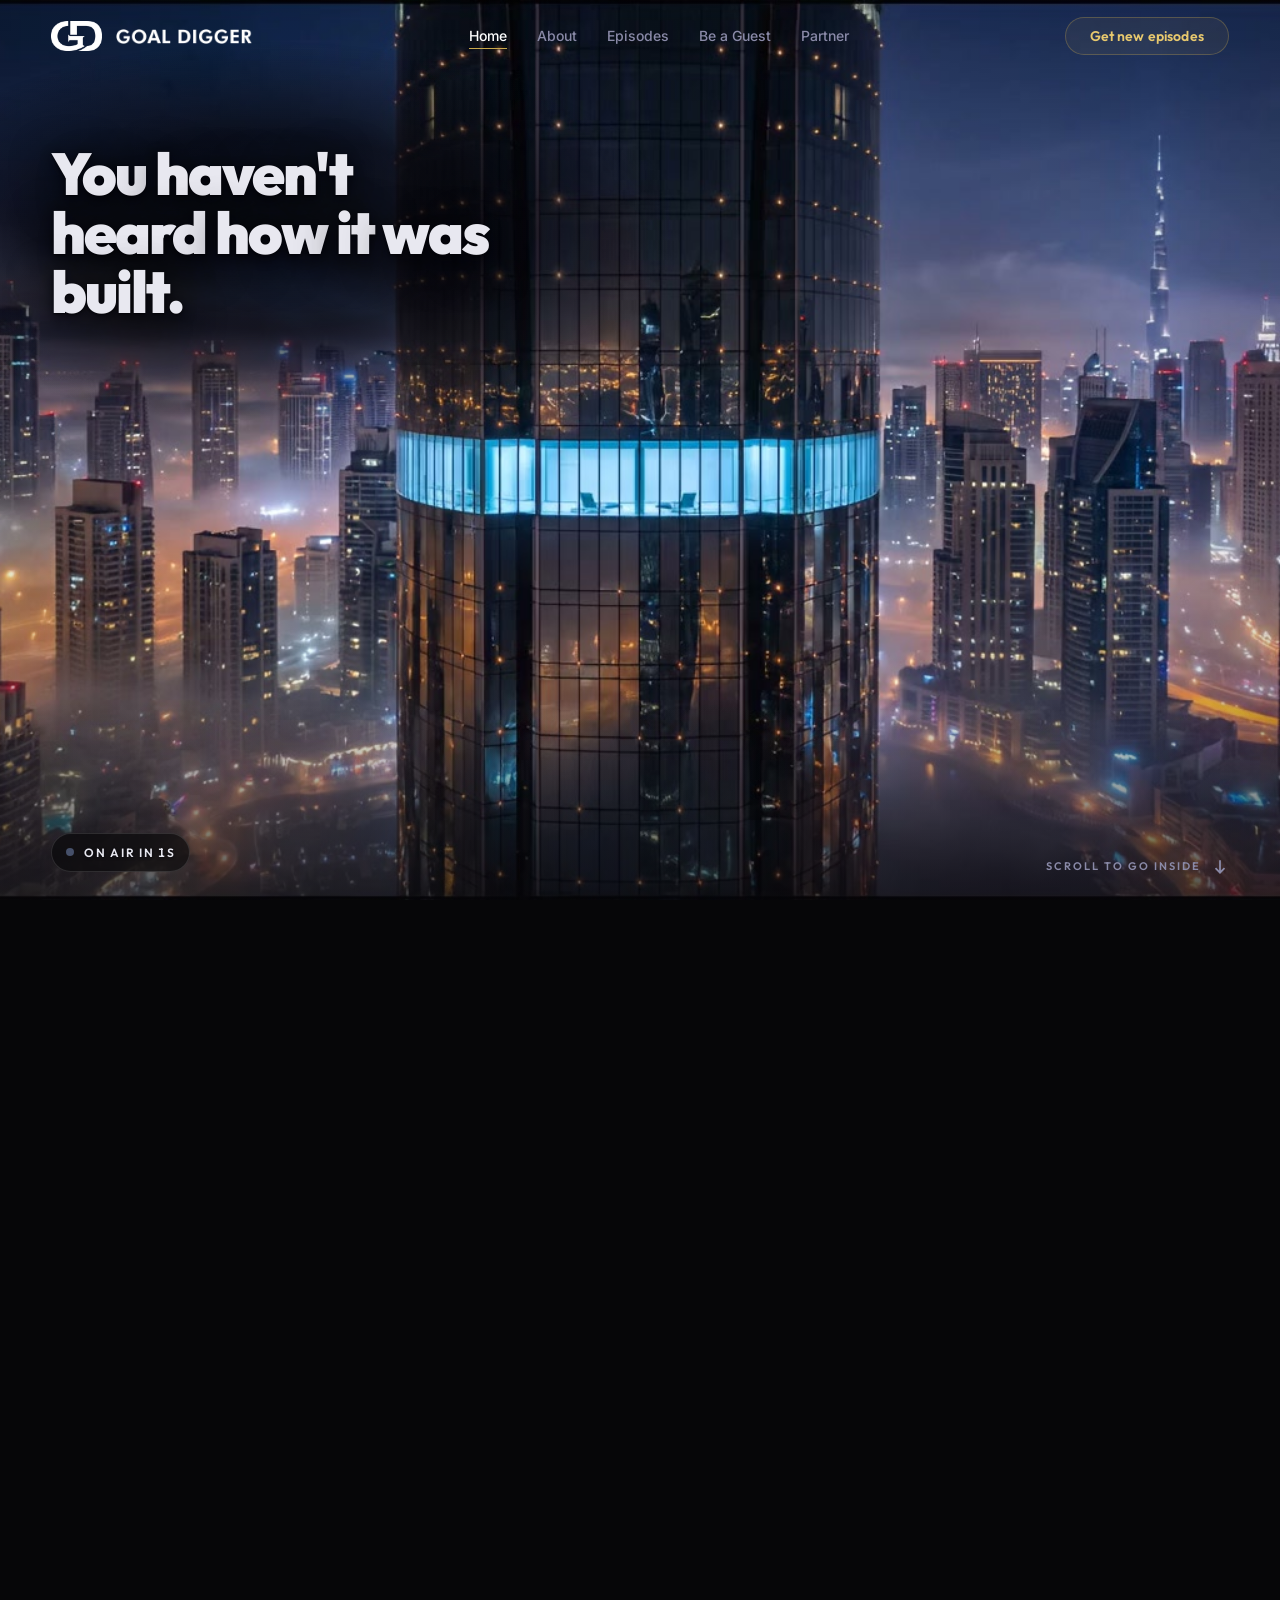
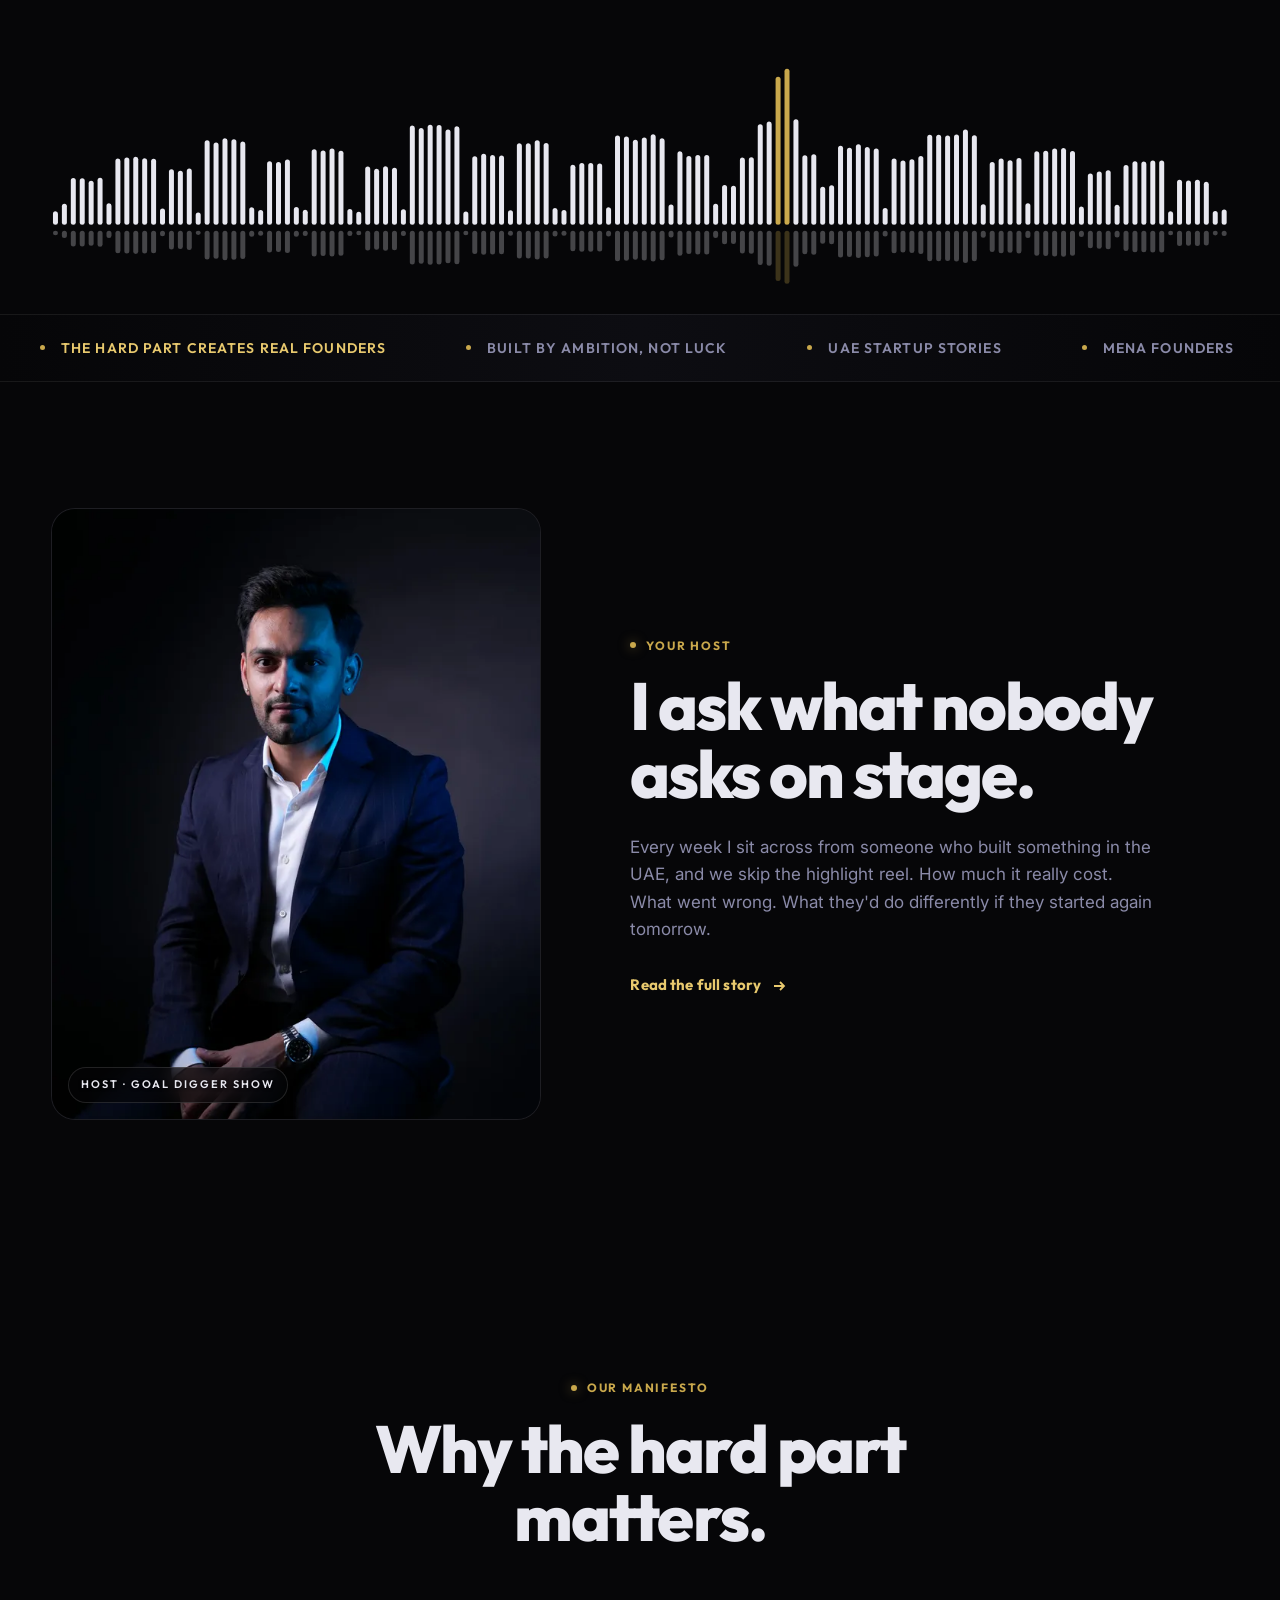
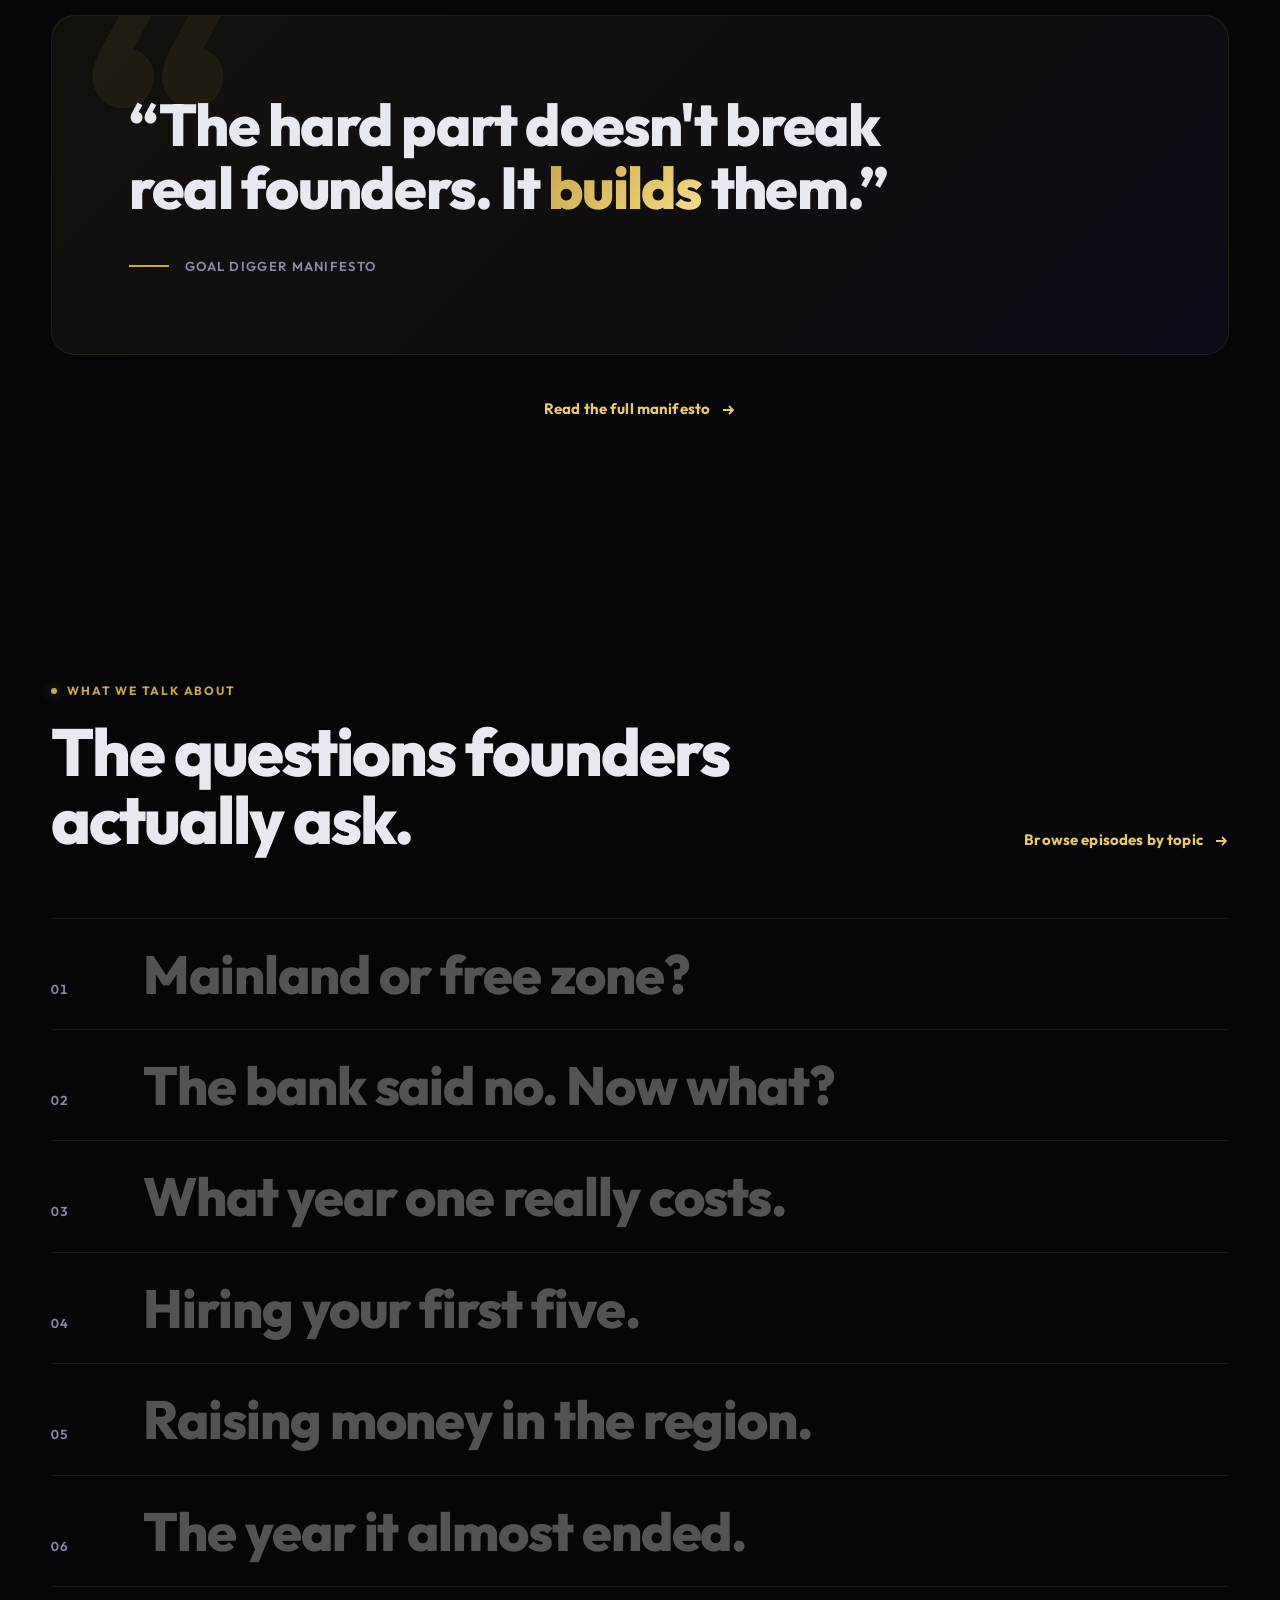
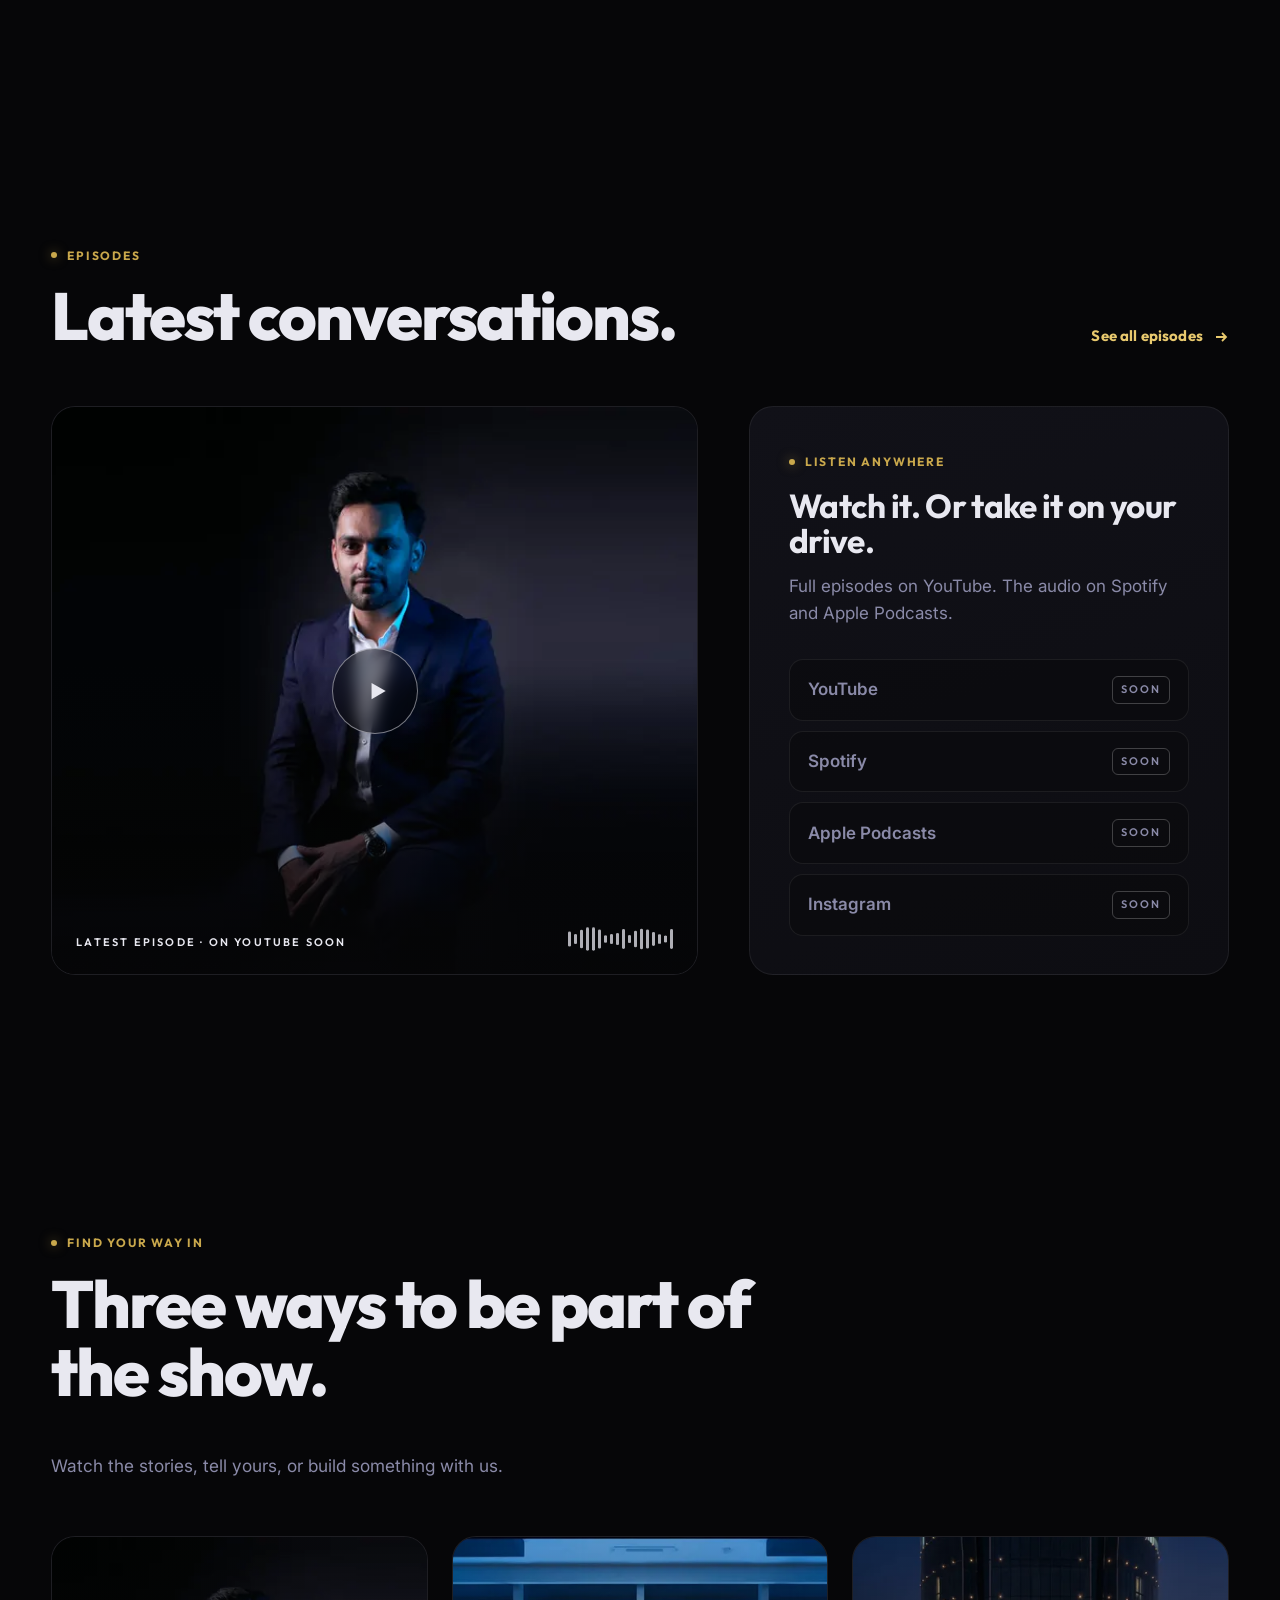
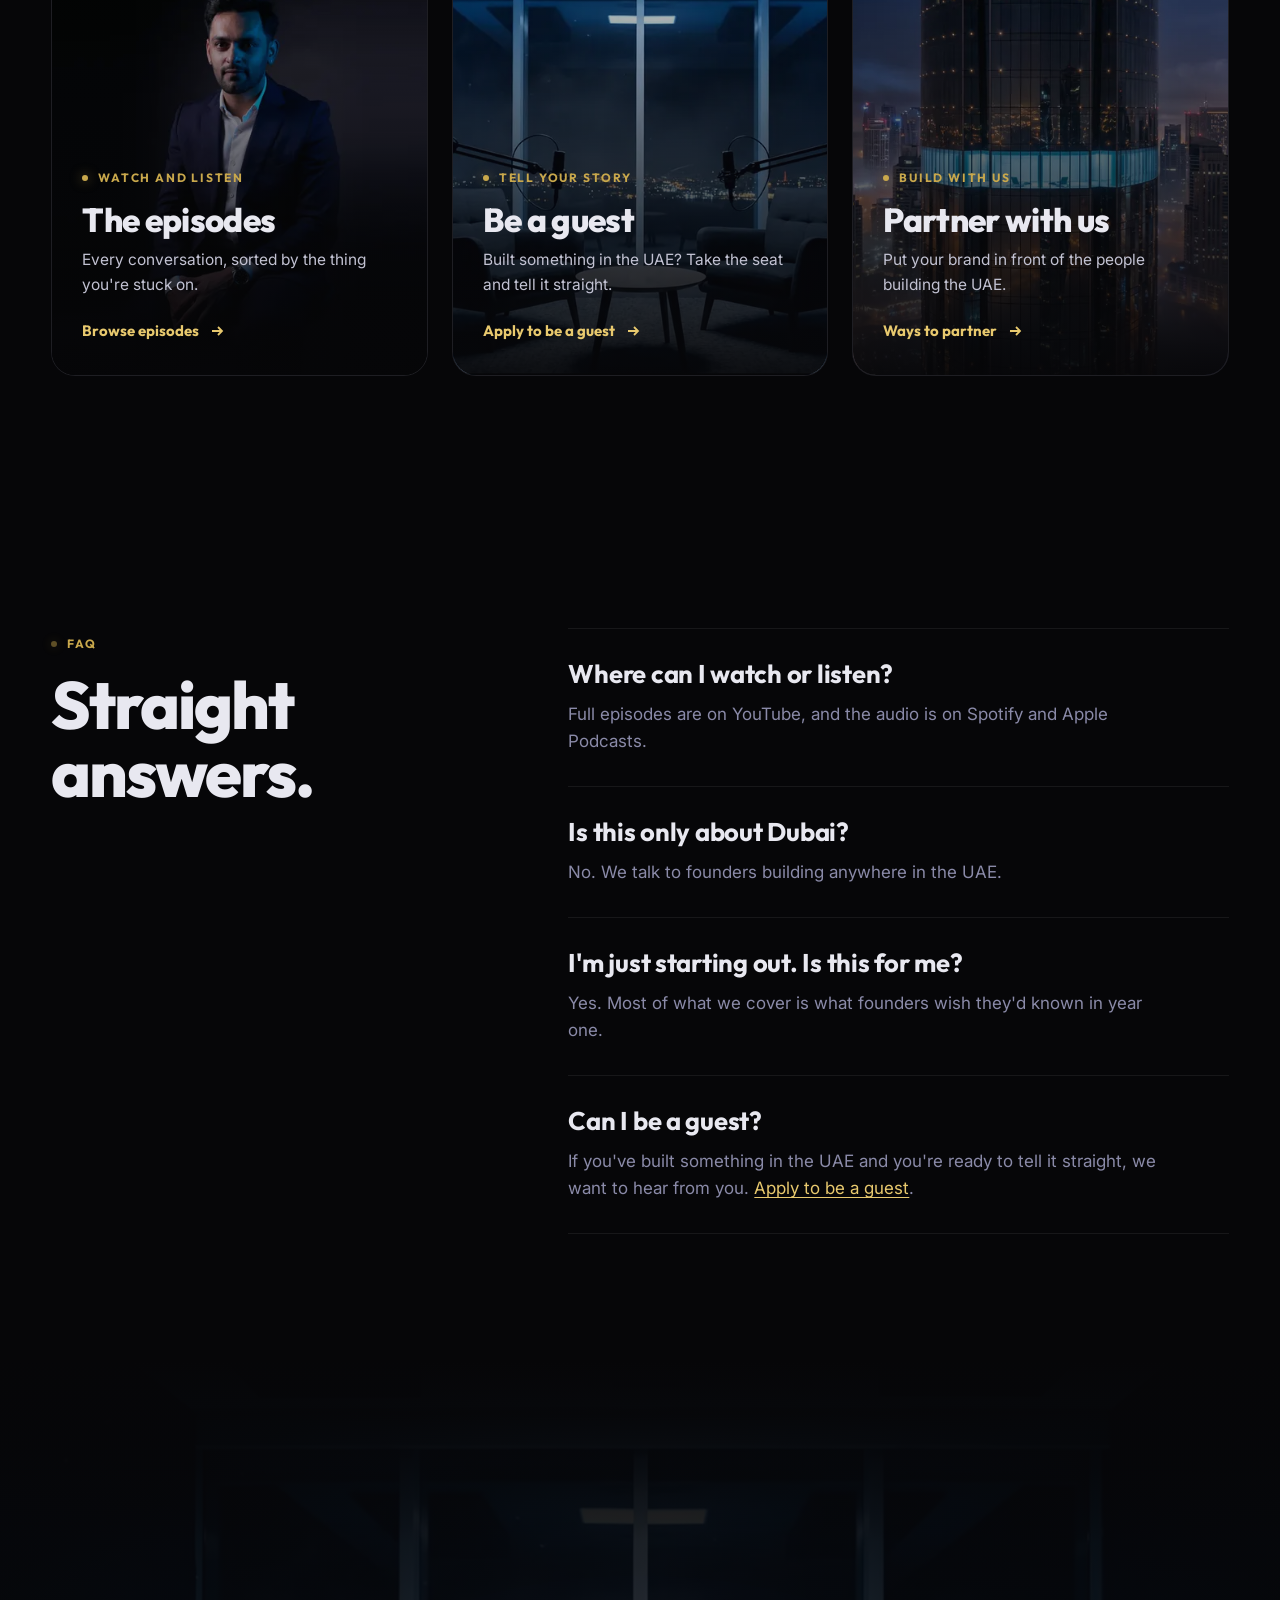
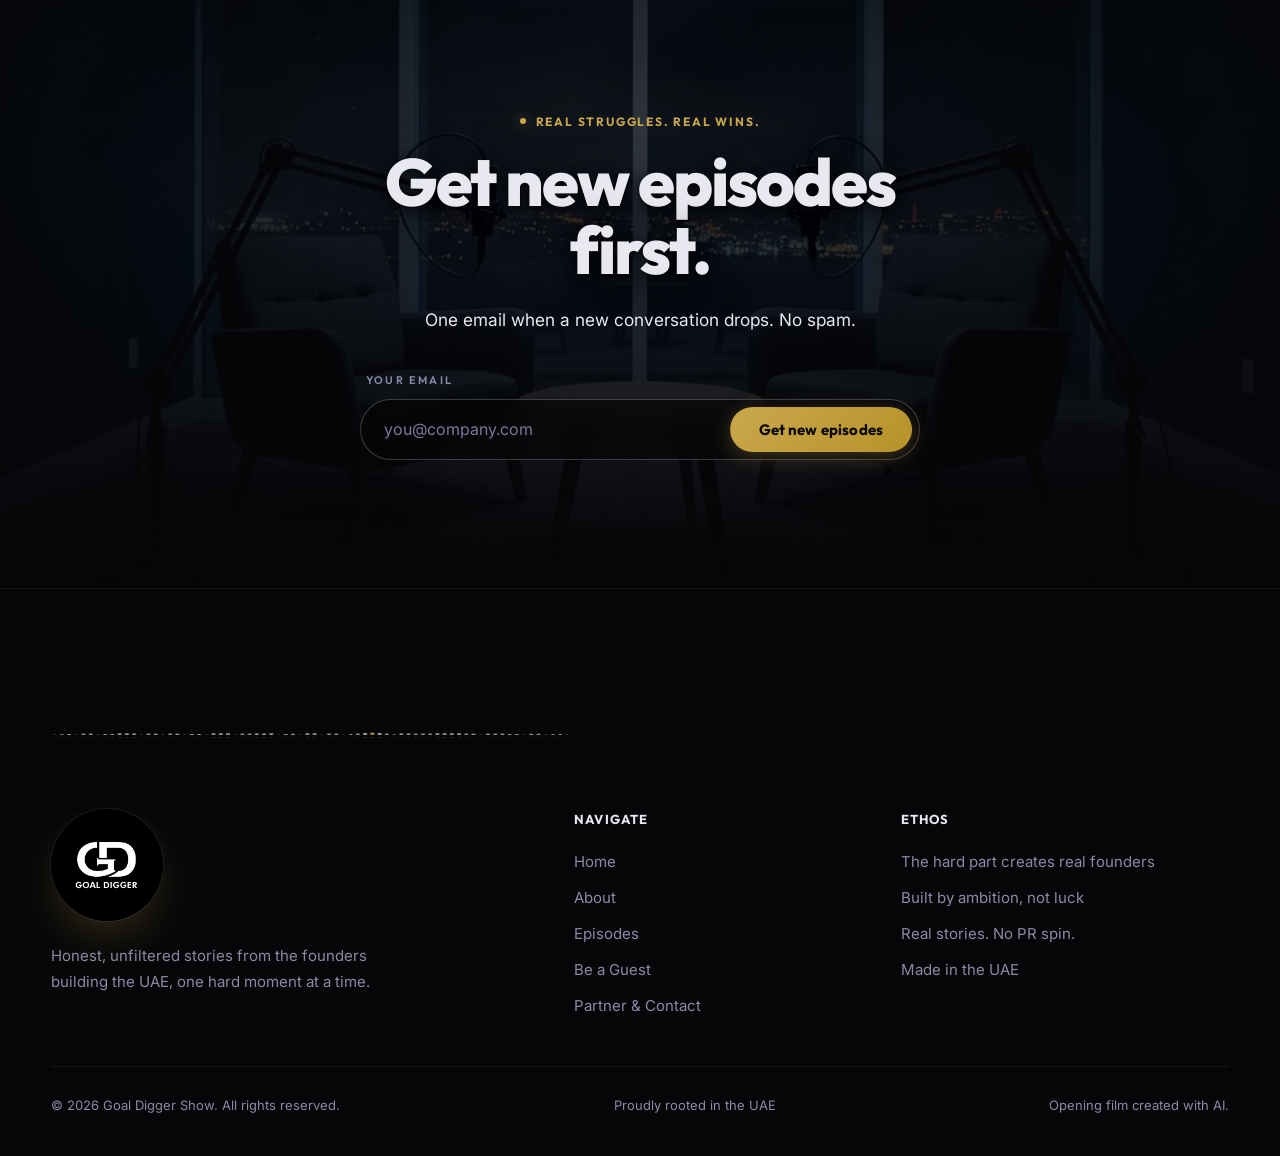
<file: index.html>
<!doctype html>
<html lang="en">
<head>
<meta charset="utf-8">
<meta name="viewport" content="width=device-width, initial-scale=1">
<title>Goal Digger Show | Built by Ambition. Not by Luck.</title>
<meta name="description" content="You've seen the skyline. Now hear how it was built. Honest conversations with the founders building the UAE.">
<meta name="theme-color" content="#060608">
<meta property="og:type" content="website">
<meta property="og:title" content="Goal Digger Show | Built by Ambition. Not by Luck.">
<meta property="og:description" content="You've seen the skyline. Now hear how it was built. Honest conversations with the founders building the UAE.">
<meta property="og:image" content="https://goaldiggershow.vercel.app/assets/og.jpg">
<meta property="og:url" content="https://goaldiggershow.vercel.app/">
<meta name="twitter:card" content="summary_large_image">
<link rel="icon" type="image/png" sizes="48x48" href="assets/favicon-48.png">
<link rel="icon" type="image/png" sizes="192x192" href="assets/favicon-192.png">
<link rel="apple-touch-icon" href="assets/apple-touch-icon.png">
<link rel="preconnect" href="https://fonts.googleapis.com">
<link rel="preconnect" href="https://fonts.gstatic.com" crossorigin>
<link href="https://fonts.googleapis.com/css2?family=Outfit:wght@600;700;800;900&family=Inter:wght@400;500;600&display=swap" rel="stylesheet">
<link rel="stylesheet" href="assets/site.css">
<style>
/* ---------- hero: the scrub ---------- */
.hero{position:relative;height:540vh}
.stage{position:sticky;top:0;height:100vh;overflow:hidden;background:var(--canvas)}
.poster,.stage video{position:absolute;inset:0;width:100%;height:100%}
.poster{background-size:cover;background-position:center;background-color:var(--canvas)}
.stage video{object-fit:cover;opacity:0;transition:opacity .8s var(--ease);will-change:transform;transform:translateZ(0)}
.stage.video-ready video{opacity:1}
.stage.video-failed video{display:none}
.scrim{position:absolute;inset:0;pointer-events:none;background:radial-gradient(ellipse 120% 90% at 50% 45%,rgba(10,10,18,0) 35%,rgba(10,10,18,.62) 100%)}
.stage::after{content:"";position:absolute;inset:auto 0 0;height:22vh;pointer-events:none;background:linear-gradient(rgba(6,6,8,0),rgba(6,6,8,.55))}

.band{position:absolute;z-index:2;opacity:0;text-shadow:var(--tshadow);pointer-events:none}
.band.on{pointer-events:auto}
.band::before{content:"";position:absolute;inset:-60% -45%;z-index:-1;pointer-events:none;opacity:calc(.25 + .75*var(--k,1));background:radial-gradient(ellipse 50% 50% at 50% 50%,rgba(5,5,10,var(--sa,.66)) 0%,rgba(5,5,10,calc(var(--sa,.66)*.85)) 50%,rgba(5,5,10,0) 98%)}
.band .btn{text-shadow:none}
.band h1,.band h2,.band p{margin:0}
.band .gold,.hero-static .gold{text-shadow:none;background-image:var(--gold-light);filter:drop-shadow(0 2px 3px rgba(5,5,10,.9)) drop-shadow(0 6px 22px rgba(5,5,10,.7))}
.w{display:inline-block;white-space:nowrap}
.c{display:inline-block}

.b1{left:var(--gutter);top:calc(var(--nav-h) + 6vh);--sa:.78}
.b1 .kicker{margin-bottom:22px}
.b1 h1{font-size:clamp(46px,6.4vw,100px);max-width:9ch}
.b2{left:var(--gutter);top:calc(var(--nav-h) + 8vh);--sa:.84}
.b2 p{font-size:clamp(38px,4.6vw,74px);max-width:11ch}
.b3{left:var(--gutter);top:34vh;--sa:.92}
.b3 .pair{display:grid}
.b3 .pair>*{grid-area:1/1}
.b3 p{font-size:clamp(28px,2.9vw,46px);line-height:1.08}
.b3 p span{display:block}
.b4{left:50%;top:calc(var(--nav-h) + 7vh);transform:translateX(-50%);text-align:center;width:min(92vw,980px);--sa:.86}
.b4::before{inset:-40% -20% -60%;background:radial-gradient(ellipse 50% 50% at 50% 50%,rgba(5,5,10,var(--sa,.66)) 0%,rgba(5,5,10,calc(var(--sa,.66)*.8)) 50%,rgba(5,5,10,0) 98%)}
.b4 h2{font-size:clamp(50px,6.6vw,112px)}
.b4 .sub{font-size:clamp(17px,1.45vw,21px);margin:20px auto 0;max-width:58ch;text-wrap:balance}
.b4 .row{display:flex;gap:12px;justify-content:center;flex-wrap:wrap;margin-top:28px}

/* entrance: approach from depth (band 1) */
.approach .w{--kc:clamp(0,(var(--k,0) - var(--th,0))*2.4,1);opacity:var(--kc);transform:translateY(calc((1 - var(--kc))*.35em)) scale(calc(.82 + .18*var(--kc)))}
.approach .kicker{opacity:clamp(0,var(--k,0)*3,1)}
/* entrance: drift-down (band 2) */
.drift .w{--kc:clamp(0,(var(--k,0) - var(--th,0))*2.8,1);opacity:var(--kc);transform:translateY(calc((1 - var(--kc))*-28px))}
/* entrance: blur-to-sharp (band 3) */
.focus .soft{filter:blur(10px);opacity:calc(1 - var(--k,0))}
.focus .sharp{opacity:var(--k,0)}
/* entrance: word-by-word rise into a staged settle (band 4) */
.settle .w{--kc:clamp(0,(var(--k,0) - var(--th,0))*3,1);opacity:var(--kc);transform:translateY(calc((1 - var(--kc))*.5em))}
.settle .sub{--ks:clamp(0,(var(--k,0) - .62)*4,1);opacity:var(--ks);transform:translateY(calc((1 - var(--ks))*14px))}
.settle .row{--kb:clamp(0,(var(--k,0) - .76)*5,1);opacity:var(--kb);transform:translateY(calc((1 - var(--kb))*14px))}

.hud{position:absolute;z-index:3;left:var(--gutter);bottom:28px;display:flex;align-items:center;gap:10px;padding:9px 14px;font-family:var(--mono);font-size:12px;letter-spacing:.14em;color:var(--text-primary)}
.chip{background:rgba(6,6,8,.6);border:1px solid rgba(255,255,255,.12);border-radius:100px;backdrop-filter:blur(10px);-webkit-backdrop-filter:blur(10px);text-shadow:0 1px 3px rgba(5,5,10,.85)}
.lamp{width:8px;height:8px;border-radius:50%;background:#46506a;transition:background-color .5s var(--ease),box-shadow .5s var(--ease)}
.hud.live .lamp{background:#ff4d5e;box-shadow:0 0 12px #ff4d5e}
.loader{position:absolute;z-index:3;right:var(--gutter);bottom:24px;display:flex;align-items:center;gap:12px;font-family:var(--mono);font-size:11px;letter-spacing:.18em;color:var(--text-secondary);transition:opacity .6s var(--ease)}
.ring{width:40px;height:40px;color:var(--accent);transform:rotate(-90deg)}
.ring circle{transition:stroke-dashoffset .2s linear}
.ring .track{color:rgba(255,255,255,.12)}
.stage.video-ready .loader .ring,.stage.video-ready .loader .lt{display:none}
.cue{display:none;align-items:center;gap:10px}
.stage.video-ready .cue,.stage.video-failed .cue{display:flex}
.cue svg{width:18px;height:18px;animation:nudge 2.4s var(--ease-io) -.6s infinite}
@keyframes nudge{50%{transform:translateY(5px)}}
.stage.video-failed .loader .ring,.stage.video-failed .loader .lt{display:none}
@media (max-height:560px){.hud,.loader{display:none}}

/* ---------- the static hero (phones, portrait tablets, reduced motion) ---------- */
.hero-static{display:none;position:relative;min-height:100vh;min-height:100svh;padding:calc(var(--nav-h) + 40px) var(--gutter) 56px;align-content:end;background-color:var(--canvas);background-size:cover;background-position:center 30%}
.hero-static::before{content:"";position:absolute;inset:0;background:linear-gradient(180deg,rgba(6,6,8,.55) 0%,rgba(6,6,8,.2) 35%,rgba(6,6,8,.82) 72%,var(--canvas) 100%)}
.hero-static .inner{position:relative;max-width:640px;text-shadow:var(--tshadow)}
.hero-static h1{font-size:clamp(44px,12vw,84px);margin:20px 0 0}
.hero-static .quote{margin:18px 0 0;font-size:17px}
.hero-static p{margin:12px 0 0;font-size:17px;max-width:34ch}
.hero-static .desc{color:var(--text-secondary)}
.hero-static .row{display:flex;gap:12px;flex-wrap:wrap;margin-top:26px}
.hero-static .hud{position:relative;left:auto;bottom:auto;display:inline-flex;margin-bottom:20px}
.hero-static .inner>*{animation:rise 1.1s var(--ease) both}
.hero-static .inner>*:nth-child(2){animation-delay:.12s}
.hero-static .inner>*:nth-child(3){animation-delay:.24s}
.hero-static .inner>*:nth-child(4){animation-delay:.36s}
.hero-static .inner>*:nth-child(5){animation-delay:.48s}
.hero-static .inner>*:nth-child(6){animation-delay:.6s}
@media (max-height:560px) and (orientation:landscape){.hero-static{padding-top:calc(var(--nav-h) + 24px);padding-bottom:32px}.hero-static h1{font-size:clamp(30px,5.4vw,46px);max-width:22ch}.hero-static p{font-size:16px;margin-top:10px}.hero-static .row{margin-top:18px}.hero-static .hud{margin-bottom:12px}}
@media (max-width: 720px), (orientation: portrait) and (max-width: 1024px), (orientation: portrait) and (pointer: coarse), (orientation: landscape) and (pointer: coarse) and (max-height: 560px), (prefers-reduced-motion: reduce){
  .hero{display:none}
  .hero-static{display:grid;background-image:url("assets/hero-ending.jpg")}
}

/* large monitors: the opening captions grow with the screen */
@media (min-width:1800px){
  .b1 h1{font-size:clamp(100px,5.2vw,150px)}
  .b2 p{font-size:clamp(74px,3.9vw,112px)}
  .b3 p{font-size:clamp(46px,2.5vw,68px)}
  .b4 h2{font-size:clamp(112px,5.6vw,164px)}
  .b4{width:min(92vw,1400px);--sa:.9}
  .b4 .sub{font-size:24px}
  .band .kicker{font-size:14px}
  .hud,.loader{font-size:13px}
}
@media (min-aspect-ratio:21/9){.b4{--sa:.95}.b4::before{inset:-50% -24% -70%}}
</style>
</head>
<body>
<a class="skip" href="#main">Skip to content</a>
<div class="env" aria-hidden="true"></div>
<div class="gridbg" aria-hidden="true"></div>
<div class="grain" aria-hidden="true"></div>

<header class="nav" id="nav">
  <a class="brand" href="#top" aria-label="Goal Digger, home">
    <img class="mark" src="assets/logo-mark.png" alt="" width="162" height="96">
    <img class="wordmark" src="assets/logo-text.png" alt="" width="656" height="72">
  </a>
  <nav aria-label="Main">
    <ul>
      <li><a href="index.html" aria-current="page">Home</a></li>
      <li><a href="about.html">About</a></li>
      <li><a href="episodes.html">Episodes</a></li>
      <li><a href="guest.html">Be a Guest</a></li>
      <li><a href="contact.html">Partner</a></li>
    </ul>
  </nav>
  <div class="nav-actions">
    <a class="btn btn-line" href="#subscribe">Get new episodes</a>
    <button class="menu-btn" id="menu-btn" type="button" aria-expanded="false" aria-controls="mmenu" aria-label="Open menu"><span></span><span></span><span></span></button>
  </div>
</header>
<nav class="mmenu" id="mmenu" aria-label="Mobile">
  <a href="index.html" aria-current="page">Home</a>
  <a href="about.html">About</a>
  <a href="episodes.html">Episodes</a>
  <a href="guest.html">Be a Guest</a>
  <a href="contact.html">Partner</a>
  <a class="btn btn-accent" href="#subscribe">Get new episodes</a>
</nav>

<main id="main" tabindex="-1">

  <!-- the scrub hero (laptops and desktops) -->
  <section class="hero" id="top" aria-label="Intro">
    <div class="stage" id="stage">
      <div class="poster" aria-hidden="true"></div>
      <video id="hero" preload="none" muted playsinline disablepictureinpicture aria-hidden="true" tabindex="-1"></video>
      <div class="scrim" aria-hidden="true"></div>

      <div class="band b1 approach" data-a="0" data-b="0.22" data-ramp="0.03">
        <span class="kicker badge">Goal Digger Show · UAE founders</span>
        <h1 class="display split">You've seen the skyline.</h1>
      </div>
      <div class="band b2 drift" data-a="0.27" data-b="0.52">
        <p class="display split">You haven't heard how it was built.</p>
      </div>
      <div class="band b3 focus" data-a="0.58" data-b="0.8" data-ramp="0.036">
        <span class="sr-only">The bank that said no. The licence that cost double. The year it almost ended.</span>
        <div class="pair" aria-hidden="true">
          <p class="display soft"><span>The bank that said no.</span><span>The licence that cost double.</span><span>The year it almost ended.</span></p>
          <p class="display sharp"><span>The bank that said no.</span><span>The licence that cost double.</span><span>The year it almost ended.</span></p>
        </div>
      </div>
      <div class="band b4 settle" data-a="0.84" data-b="1">
        <h2 class="display split" data-em="Ambition." data-br="Ambition.">Built by Ambition. Not by Luck.</h2>
        <p class="sub quote">“The hard part creates real founders”</p>
        <div class="row">
          <a class="btn btn-accent" href="#episodes">Watch the latest episode <svg viewBox="0 0 16 16" fill="none" stroke="currentColor" stroke-width="1.8" aria-hidden="true"><path d="M3 8h10M9 4l4 4-4 4"/></svg></a>
          <a class="btn btn-ghost" href="#subscribe">Get new episodes</a>
        </div>
      </div>

      <div class="hud chip" aria-hidden="true"><i class="lamp"></i><span class="hudtxt">ON AIR IN 6S</span></div>
      <div class="loader" aria-hidden="true">
        <span class="lt">LOADING THE FILM</span>
        <svg class="ring" viewBox="0 0 48 48"><circle class="track" cx="24" cy="24" r="20" fill="none" stroke="currentColor" stroke-width="3"/><circle cx="24" cy="24" r="20" fill="none" stroke="currentColor" stroke-width="3" stroke-linecap="round" stroke-dasharray="126" style="stroke-dashoffset:var(--ld,126)"/></svg>
        <span class="cue">SCROLL TO GO INSIDE <svg viewBox="0 0 16 16" fill="none" stroke="currentColor" stroke-width="1.6"><path d="M8 2v11M4 9l4 4 4-4"/></svg></span>
      </div>
    </div>
  </section>

  <!-- the static hero (phones, portrait tablets, reduced motion) -->
  <section class="hero-static" aria-label="Intro" data-live>
    <div class="inner">
      <div class="hud chip live" aria-hidden="true"><i class="lamp"></i><span>ON AIR</span></div>
      <span class="kicker badge">Goal Digger Show · UAE founders</span>
      <h1 class="display">Built by <span class="gold shimmer">Ambition.</span><br>Not by Luck.</h1>
      <p class="quote">“The hard part creates real founders”</p>
      <p class="desc">Honest conversations with the founders building the UAE.</p>
      <div class="row">
        <a class="btn btn-accent" href="#episodes">Watch the latest episode</a>
      </div>
    </div>
  </section>

  <div class="divider" aria-hidden="true">
    <div data-wave="divider" data-scrub></div>
  </div>
  <div class="marquee" aria-hidden="true" data-live>
    <div class="mtrack" id="mtrack">
      <span class="marquee-item hi">The hard part creates real founders</span>
      <span class="marquee-item">Built by ambition, not luck</span>
      <span class="marquee-item">UAE startup stories</span>
      <span class="marquee-item">MENA founders</span>
      <span class="marquee-item">Dubai · Abu Dhabi · Sharjah</span>
      <span class="marquee-item hi">Real struggles. Real wins.</span>
      <span class="marquee-item">Real stories. No PR spin.</span>
      <span class="marquee-item">Made in the UAE</span>
    </div>
  </div>

  <!-- host -->
  <section class="block host reveal" id="host" data-live>
    <div class="wrap">
      <div class="portrait part">
        <picture><source type="image/webp" srcset="assets/host-640.webp 640w, assets/host-960.webp 960w, assets/host.webp 1280w" sizes="(max-width: 699px) min(480px, 92vw), 40vw"><img src="assets/host.jpg" srcset="assets/host-640.jpg 640w, assets/host-960.jpg 960w, assets/host.jpg 1280w" sizes="(max-width: 699px) min(480px, 92vw), 40vw" alt="The host of Goal Digger Show in a navy suit, seated in a dark studio lit in blue" width="1280" height="1920" loading="lazy" decoding="async"></picture>
        <div class="sweep" aria-hidden="true"></div>
        <div class="shutter" aria-hidden="true"></div>
        <span class="tag chip" aria-hidden="true">HOST · GOAL DIGGER SHOW</span>
      </div>
      <div>
        <span class="kicker part" style="--d:1">Your host</span>
        <h2 class="title part" style="--d:2">I ask what nobody asks on stage.</h2>
        <p class="body part" style="--d:3"><span class="iam">I'm <strong data-host></strong>. </span>Every week I sit across from someone who built something in the UAE, and we skip the highlight reel. How much it really cost. What went wrong. What they'd do differently if they started again tomorrow.</p>
        <div class="sign part" style="--d:4" data-needs="host"><span class="name" data-host></span><span class="role">HOST</span></div>
        <a class="textlink part" style="--d:5" href="about.html"><span>Read the full story</span> <svg viewBox="0 0 16 16" fill="none" stroke="currentColor" stroke-width="1.8" aria-hidden="true"><path d="M3 8h10M9 4l4 4-4 4"/></svg></a>
      </div>
    </div>
  </section>

  <!-- manifesto -->
  <section class="block manifesto reveal" id="manifesto" data-live>
    <div class="wrap">
      <div class="mhead">
        <span class="kicker part">Our manifesto</span>
        <h2 class="title part" style="--d:1">Why the hard part matters.</h2>
      </div>
      <figure class="mquote part" style="--d:2">
        <blockquote><p>“The hard part doesn't break real founders. It <span class="gold shimmer">builds</span> them.”</p></blockquote>
        <figcaption><i aria-hidden="true"></i>Goal Digger manifesto</figcaption>
      </figure>
      <div class="more-link part" style="--d:3"><a class="textlink" href="about.html#manifesto"><span>Read the full manifesto</span> <svg viewBox="0 0 16 16" fill="none" stroke="currentColor" stroke-width="1.8" aria-hidden="true"><path d="M3 8h10M9 4l4 4-4 4"/></svg></a></div>
    </div>
  </section>

  <!-- topics -->
  <section class="block topics reveal" id="topics" data-live>
    <div class="wrap">
      <div class="shead">
        <div>
          <span class="kicker part">What we talk about</span>
          <h2 class="title part" style="--d:1">The questions founders actually ask.</h2>
        </div>
        <a class="textlink part" style="--d:2" href="episodes.html#library"><span>Browse episodes by topic</span> <svg viewBox="0 0 16 16" fill="none" stroke="currentColor" stroke-width="1.8" aria-hidden="true"><path d="M3 8h10M9 4l4 4-4 4"/></svg></a>
      </div>
      <ol class="qlist" id="qlist">
        <li class="part" style="--d:2"><div class="qrow"><span class="n">01</span><span class="q">Mainland or free zone?</span><span class="bars" aria-hidden="true"><i></i><i></i><i></i><i></i></span></div></li>
        <li class="part" style="--d:3"><div class="qrow"><span class="n">02</span><span class="q">The bank said no. Now what?</span><span class="bars" aria-hidden="true"><i></i><i></i><i></i><i></i></span></div></li>
        <li class="part" style="--d:4"><div class="qrow"><span class="n">03</span><span class="q">What year one really costs.</span><span class="bars" aria-hidden="true"><i></i><i></i><i></i><i></i></span></div></li>
        <li class="part" style="--d:5"><div class="qrow"><span class="n">04</span><span class="q">Hiring your first five.</span><span class="bars" aria-hidden="true"><i></i><i></i><i></i><i></i></span></div></li>
        <li class="part" style="--d:6"><div class="qrow"><span class="n">05</span><span class="q">Raising money in the region.</span><span class="bars" aria-hidden="true"><i></i><i></i><i></i><i></i></span></div></li>
        <li class="part" style="--d:7"><div class="qrow"><span class="n">06</span><span class="q">The year it almost ended.</span><span class="bars" aria-hidden="true"><i></i><i></i><i></i><i></i></span></div></li>
      </ol>
    </div>
  </section>

  <!-- episodes -->
  <section class="block episodes reveal" id="episodes" data-live>
    <div class="wrap">
      <div class="shead">
        <div>
          <span class="kicker part">Episodes</span>
          <h2 class="title part" style="--d:1">Latest conversations.</h2>
        </div>
        <a class="textlink part" style="--d:2" href="episodes.html"><span>See all episodes</span> <svg viewBox="0 0 16 16" fill="none" stroke="currentColor" stroke-width="1.8" aria-hidden="true"><path d="M3 8h10M9 4l4 4-4 4"/></svg></a>
      </div>
      <div class="grid">
        <a class="feature part" style="--d:2" data-link="youtube" target="_blank" rel="noopener">
          <picture><source type="image/webp" srcset="assets/host-wide-960.webp 960w, assets/host-wide-1280.webp 1280w, assets/host-wide.webp 1920w" sizes="(max-width: 900px) 92vw, 55vw"><img src="assets/host-wide.jpg" srcset="assets/host-wide-960.jpg 960w, assets/host-wide-1280.jpg 1280w, assets/host-wide.jpg 1920w" sizes="(max-width: 900px) 92vw, 55vw" alt="" width="1920" height="1080" loading="lazy" decoding="async"></picture>
          <span class="play" aria-hidden="true"><svg viewBox="0 0 24 24" fill="currentColor"><path d="M7 4.5v15l13-7.5z"/></svg></span>
          <span class="meta"><span>LATEST EPISODE · WATCH ON YOUTUBE</span><span class="strip" aria-hidden="true"></span></span>
          <span class="sr-only">Watch the latest episode on YouTube</span>
        </a>
        <div class="listen part" style="--d:3">
          <div>
            <span class="kicker">Listen anywhere</span>
            <h3>Watch it. Or take it on your drive.</h3>
            <p>Full episodes on YouTube. The audio on Spotify and Apple Podcasts.</p>
          </div>
          <div class="platforms">
            <a class="platform" data-link="youtube" target="_blank" rel="noopener"><b>YouTube</b><svg viewBox="0 0 16 16" fill="none" stroke="currentColor" stroke-width="1.8" aria-hidden="true"><path d="M3 8h10M9 4l4 4-4 4"/></svg></a>
            <a class="platform" data-link="spotify" target="_blank" rel="noopener"><b>Spotify</b><svg viewBox="0 0 16 16" fill="none" stroke="currentColor" stroke-width="1.8" aria-hidden="true"><path d="M3 8h10M9 4l4 4-4 4"/></svg></a>
            <a class="platform" data-link="apple" target="_blank" rel="noopener"><b>Apple Podcasts</b><svg viewBox="0 0 16 16" fill="none" stroke="currentColor" stroke-width="1.8" aria-hidden="true"><path d="M3 8h10M9 4l4 4-4 4"/></svg></a>
            <a class="platform" data-link="instagram" target="_blank" rel="noopener"><b>Instagram</b><svg viewBox="0 0 16 16" fill="none" stroke="currentColor" stroke-width="1.8" aria-hidden="true"><path d="M3 8h10M9 4l4 4-4 4"/></svg></a>
          </div>
        </div>
      </div>
      <div class="more" id="more"></div>
    </div>
  </section>

  <!-- find your way in -->
  <section class="block reveal" id="ways" data-live>
    <div class="wrap">
      <div class="shead">
        <div>
          <span class="kicker part">Find your way in</span>
          <h2 class="title part" style="--d:1">Three ways to be part of the show.</h2>
        </div>
        <p class="lede part" style="--d:2">Watch the stories, tell yours, or build something with us.</p>
      </div>
      <div class="ways">
        <a class="way part" style="--d:3" href="episodes.html">
          <picture><source type="image/webp" srcset="assets/host-wide-960.webp 960w, assets/host-wide-1280.webp 1280w, assets/host-wide.webp 1920w" sizes="(max-width: 900px) 92vw, 30vw"><img src="assets/host-wide.jpg" srcset="assets/host-wide-960.jpg 960w, assets/host-wide-1280.jpg 1280w, assets/host-wide.jpg 1920w" sizes="(max-width: 900px) 92vw, 30vw" alt="" width="1920" height="1080" loading="lazy" decoding="async"></picture>
          <div class="wbody"><span class="kicker">Watch and listen</span><h3>The episodes</h3><p>Every conversation, sorted by the thing you're stuck on.</p><span class="go">Browse episodes <svg viewBox="0 0 16 16" fill="none" stroke="currentColor" stroke-width="1.8" aria-hidden="true"><path d="M3 8h10M9 4l4 4-4 4"/></svg></span></div>
        </a>
        <a class="way part" style="--d:4" href="guest.html">
          <picture><source type="image/webp" srcset="assets/still-studio-960.webp 960w, assets/still-studio-1280.webp 1280w, assets/still-studio.webp 1920w" sizes="(max-width: 900px) 92vw, 30vw"><img src="assets/still-studio.jpg" srcset="assets/still-studio-960.jpg 960w, assets/still-studio-1280.jpg 1280w, assets/still-studio.jpg 1920w" sizes="(max-width: 900px) 92vw, 30vw" alt="" width="1920" height="1080" loading="lazy" decoding="async"></picture>
          <div class="wbody"><span class="kicker">Tell your story</span><h3>Be a guest</h3><p>Built something in the UAE? Take the seat and tell it straight.</p><span class="go">Apply to be a guest <svg viewBox="0 0 16 16" fill="none" stroke="currentColor" stroke-width="1.8" aria-hidden="true"><path d="M3 8h10M9 4l4 4-4 4"/></svg></span></div>
        </a>
        <a class="way part" style="--d:5" href="contact.html">
          <picture><source type="image/webp" srcset="assets/still-skyline-960.webp 960w, assets/still-skyline-1280.webp 1280w, assets/still-skyline.webp 1920w" sizes="(max-width: 900px) 92vw, 30vw"><img src="assets/still-skyline.jpg" srcset="assets/still-skyline-960.jpg 960w, assets/still-skyline-1280.jpg 1280w, assets/still-skyline.jpg 1920w" sizes="(max-width: 900px) 92vw, 30vw" alt="" width="1920" height="1080" loading="lazy" decoding="async"></picture>
          <div class="wbody"><span class="kicker">Build with us</span><h3>Partner with us</h3><p>Put your brand in front of the people building the UAE.</p><span class="go">Ways to partner <svg viewBox="0 0 16 16" fill="none" stroke="currentColor" stroke-width="1.8" aria-hidden="true"><path d="M3 8h10M9 4l4 4-4 4"/></svg></span></div>
        </a>
      </div>
    </div>
  </section>

  <!-- faq -->
  <section class="block faq reveal" id="faq" data-live>
    <div class="wrap">
      <div class="sticky">
        <span class="kicker part">FAQ</span>
        <h2 class="title part" style="--d:1">Straight answers.</h2>
      </div>
      <dl>
        <div class="item part" style="--d:2"><dt>Where can I watch or listen?</dt><dd>Full episodes are on YouTube, and the audio is on Spotify and Apple Podcasts.</dd></div>
        <div class="item part" style="--d:3"><dt>Is this only about Dubai?</dt><dd>No. We talk to founders building anywhere in the UAE.</dd></div>
        <div class="item part" style="--d:4"><dt>I'm just starting out. Is this for me?</dt><dd>Yes. Most of what we cover is what founders wish they'd known in year one.</dd></div>
        <div class="item part" style="--d:5"><dt>Can I be a guest?</dt><dd>If you've built something in the UAE and you're ready to tell it straight, we want to hear from you. <a href="guest.html">Apply to be a guest</a>.</dd></div>
      </dl>
    </div>
  </section>

  <section class="subscribe reveal" id="subscribe" data-live>
    <picture><source type="image/webp" srcset="assets/still-studio-960.webp 960w, assets/still-studio-1280.webp 1280w, assets/still-studio.webp 1920w" sizes="100vw"><img class="bg" src="assets/still-studio.jpg" srcset="assets/still-studio-960.jpg 960w, assets/still-studio-1280.jpg 1280w, assets/still-studio.jpg 1920w" sizes="100vw" alt="" width="1920" height="1080" loading="lazy" decoding="async"></picture>
    <canvas class="dust" aria-hidden="true"></canvas>
    <div class="wrap block subwrap">
      <span class="kicker part">Real struggles. Real wins.</span>
      <h2 class="title part" style="--d:1">Get new episodes first.</h2>
      <p class="lede part" style="--d:2">One email when a new conversation drops. No spam.</p>
      <form class="form subform part" style="--d:3" novalidate>
        <label for="sub-email">Your email</label>
        <div class="field">
          <input id="sub-email" name="email" type="email" autocomplete="email" placeholder="you@company.com" required>
          <button class="btn btn-accent" type="submit">Get new episodes</button>
        </div>
        <p class="note" aria-live="polite"></p>
      </form>
      <div class="success" role="status">You're in. See you at the next episode.</div>
    </div>
  </section>

</main>

<footer>
  <div class="wrap">
    <div data-wave="footer" data-scrub></div>
    <div class="fgrid">
      <div class="fbrand">
        <a class="brand brand-foot" href="index.html" aria-label="Goal Digger, home">
          <img class="circle" src="assets/logo-circle.png" alt="" width="400" height="400" loading="lazy" decoding="async">
        </a>
        <p class="ftag">Honest, unfiltered stories from the founders building the UAE, one hard moment at a time.</p>
      </div>
      <nav class="fcol" aria-label="Footer">
        <h3>Navigate</h3>
        <ul>
          <li><a href="index.html">Home</a></li>
          <li><a href="about.html">About</a></li>
          <li><a href="episodes.html">Episodes</a></li>
          <li><a href="guest.html">Be a Guest</a></li>
          <li><a href="contact.html">Partner &amp; Contact</a></li>
          <li data-needs="youtube"><a data-link="youtube" target="_blank" rel="noopener">YouTube</a></li>
          <li data-needs="spotify"><a data-link="spotify" target="_blank" rel="noopener">Spotify</a></li>
          <li data-needs="apple"><a data-link="apple" target="_blank" rel="noopener">Apple Podcasts</a></li>
          <li data-needs="instagram"><a data-link="instagram" target="_blank" rel="noopener">Instagram</a></li>
        </ul>
      </nav>
      <div class="fcol">
        <h3>Ethos</h3>
        <ul>
          <li>The hard part creates real founders</li>
          <li>Built by ambition, not luck</li>
          <li>Real stories. No PR spin.</li>
          <li>Made in the UAE</li>
        </ul>
      </div>
    </div>
    <div class="fine"><span>&copy; <span data-year>2026</span> Goal Digger Show. All rights reserved.</span><span>Proudly rooted in the UAE</span><span>Opening film created with AI.</span></div>
  </div>
</footer>

<script src="assets/site.js"></script>
<script>
/* Home page only: the scroll-scrubbed opening film */
(() => {
  'use strict';
  const $ = (s, r = document) => r.querySelector(s);
  const $$ = (s, r = document) => [...r.querySelectorAll(s)];
  const clamp = (v, lo, hi) => Math.min(hi, Math.max(lo, v));
  const smoothstep = (p, e0, e1) => { const t = clamp((p - e0) / (e1 - e0), 0, 1); return t * t * (3 - 2 * t); };
  function rng(seed) { let s = seed >>> 0; return () => (s = (s * 1664525 + 1013904223) >>> 0) / 4294967296; }

  /* ---------------- split text (once, seeded) ---------------- */
  $$('.split').forEach((el, n) => {
    const r = rng(101 + n * 17);
    const text = el.textContent.trim();
    const sr = document.createElement('span');
    sr.className = 'sr-only';
    sr.textContent = text;
    const vis = document.createElement('span');
    vis.setAttribute('aria-hidden', 'true');
    const words = text.split(' ');
    const em = (el.dataset.em || '').split(' ');
    const br = (el.dataset.br || '').split(' ');
    words.forEach((word, i) => {
      const w = document.createElement('span');
      w.className = em.includes(word) ? 'w gold' : 'w';
      w.style.setProperty('--th', (i / Math.max(1, words.length) * 0.5 + r() * 0.06).toFixed(3));
      w.textContent = word;
      vis.appendChild(w);
      if (br.includes(word)) vis.appendChild(document.createElement('br'));
      else if (i < words.length - 1) vis.appendChild(document.createTextNode(' '));
    });
    el.textContent = '';
    el.append(sr, vis);
  });

  /* ---------------- the hero scrub ---------------- */
  const hero = $('.hero');
  const stage = $('#stage');
  const video = $('#hero');
  const posterLayer = $('.poster', stage);
  const ringEl = $('.loader .ring', stage);
  const hudEl = $('.hero .hud');
  const hudTxt = $('.hudtxt', stage);
  const VIDEO_URL = 'assets/hero-scrub.mp4';
  const POSTER_URL = 'assets/hero-poster.jpg';
  const VIDEO_BYTES = 3082396;

  const bands = $$('.band', stage).map((el, i, all) => ({
    el, a: parseFloat(el.dataset.a), b: parseFloat(el.dataset.b),
    ramp: el.dataset.ramp ? parseFloat(el.dataset.ramp) : null,
    first: i === 0, last: i === all.length - 1, op: -1, k: -1, on: null
  }));

  function heroProgress() {
    const r = hero.getBoundingClientRect();
    const range = hero.offsetHeight - innerHeight;
    return range > 0 ? clamp(-r.top / range, 0, 1) : 0;
  }

  let loadK = 0;
  function updateCaptions(p) {
    for (const bd of bands) {
      const { a, b } = bd;
      const f = Math.min(0.02, (b - a) / 3);
      const inE = bd.first ? (p >= a ? 1 : 0) : smoothstep(p, a, a + f);
      const outE = bd.last ? 0 : smoothstep(p, b - f, b);
      let op = inE * (1 - outE);
      let k = clamp((p - a) / (bd.ramp || Math.min(0.025, (b - a) * 0.35)), 0, 1);
      if (bd.first) { k = Math.max(k, loadK); op = op * clamp(loadK * 1.6, 0, 1); }
      if (Math.abs(op - bd.op) > 0.002 || (op !== bd.op && (op === 0 || op === 1))) { bd.op = op; bd.el.style.opacity = op.toFixed(3); }
      if (Math.abs(k - bd.k) >= 0.008 || (k !== bd.k && (k === 0 || k === 1))) { bd.k = k; bd.el.style.setProperty('--k', k.toFixed(3)); }
      const on = op > 0.5;
      if (on !== bd.on) { bd.on = on; bd.el.classList.toggle('on', on); }
    }
  }

  let lastHud = '', lastHudAt = 0, lastLive = null;
  function updateHud(p, now) {
    const live = p > 0.965;
    if (live !== lastLive) { lastLive = live; hudEl.classList.toggle('live', live); }
    if (now - lastHudAt < 100) return;
    const text = live ? 'ON AIR' : 'ON AIR IN ' + Math.max(1, Math.ceil((1 - p) * 6)) + 'S';
    if (text === lastHud) return;
    lastHud = text; lastHudAt = now; hudTxt.textContent = text;
  }

  let seekBusy = false, pendingTime = null;
  function requestSeek(t) {
    if (!video.duration || !isFinite(video.duration)) return;
    t = clamp(t, 0, video.duration - 0.04);
    if (seekBusy) { pendingTime = t; return; }
    if (Math.abs(video.currentTime - t) < 0.001) return;
    seekBusy = true;
    video.currentTime = t;
  }
  video.addEventListener('seeked', () => {
    seekBusy = false;
    if (pendingTime !== null) { const t = pendingTime; pendingTime = null; requestSeek(t); }
  });
  video.addEventListener('error', () => {
    seekBusy = false; pendingTime = null;
    failVideo();
  });

  let target = 0, shown = 0, rafId = null, lastTick = 0, heroOnScreen = true, videoOK = false;
  function tick(now) {
    const dt = Math.min(100, now - (lastTick || now));
    lastTick = now;
    const k = 0.16;
    shown += (target - shown) * (1 - Math.pow(1 - k, dt / 16.667));
    if (Math.abs(target - shown) < 0.0005) { shown = target; rafId = null; lastTick = 0; }
    else rafId = requestAnimationFrame(tick);
    if (videoOK) requestSeek(shown * video.duration);
    updateCaptions(shown);
    updateHud(shown, now);
  }
  function onScroll() {
    if (!scrubOn) return;
    target = heroProgress();
    if (rafId === null && heroOnScreen) rafId = requestAnimationFrame(tick);
  }
  new IntersectionObserver(es => {
    heroOnScreen = es[0].isIntersecting;
    if (heroOnScreen && scrubOn) onScroll();
  }).observe(hero);

  let heroInit = false;
  function initHeroOnce() {
    if (heroInit) return;
    heroInit = true;
    posterLayer.style.backgroundImage = `url('${POSTER_URL}')`;
    let started = false;
    const startBlobFetch = () => { if (started) return; started = true; loadHeroBlob().catch(failVideo); };
    const img = new Image();
    img.onload = startBlobFetch; img.onerror = startBlobFetch;
    img.src = POSTER_URL;
    setTimeout(startBlobFetch, 4000);
    // the opening band assembles on its own, then hands over to scroll
    const t0 = performance.now();
    const ramp = now => {
      const t = clamp((now - t0 - 250) / 1400, 0, 1);
      loadK = 1 - Math.pow(1 - t, 3);
      updateCaptions(scrubOn ? shown : 0);
      if (t < 1) requestAnimationFrame(ramp);
    };
    requestAnimationFrame(ramp);
  }

  async function loadHeroBlob() {
    if (location.protocol === 'file:') throw new Error('file');
    const ctrl = new AbortController();
    let watchdog = setTimeout(() => ctrl.abort(), 20000);
    const res = await fetch(VIDEO_URL, { priority: 'low', signal: ctrl.signal });
    if (!res.ok || !res.body) throw new Error('fetch');
    const total = Number(res.headers.get('Content-Length')) || VIDEO_BYTES;
    const reader = res.body.getReader();
    const chunks = [];
    let got = 0, lastRing = 0;
    for (;;) {
      const { done, value } = await reader.read();
      if (done) break;
      clearTimeout(watchdog);
      watchdog = setTimeout(() => ctrl.abort(), 20000);
      chunks.push(value);
      got += value.length;
      const frac = Math.min(1, got / total);
      const now = performance.now();
      if (now - lastRing > 100 || frac === 1) { lastRing = now; ringEl.style.setProperty('--ld', Math.round(126 * (1 - frac))); }
    }
    clearTimeout(watchdog);
    ringEl.style.setProperty('--ld', 0);
    video.src = URL.createObjectURL(new Blob(chunks, { type: 'video/mp4' }));
    video.load();
    video.addEventListener('loadeddata', () => {
      videoOK = true;
      requestSeek(heroProgress() * video.duration);
      stage.classList.add('video-ready');
    }, { once: true });
  }
  function failVideo() {
    videoOK = false;
    stage.classList.add('video-failed');
  }

  const GATES = [
    '(max-width: 720px)',
    '(orientation: portrait) and (max-width: 1024px)',
    '(orientation: portrait) and (pointer: coarse)',
    '(orientation: landscape) and (pointer: coarse) and (max-height: 560px)',
    '(prefers-reduced-motion: reduce)'
  ];
  let scrubOn = false;
  function enableScrub() {
    if (scrubOn) return; scrubOn = true;
    initHeroOnce();
    bands.forEach(b => { b.op = -1; b.k = -1; b.on = null; });
    target = shown = heroProgress();
    updateCaptions(shown);
    onScroll();
    if (videoOK) requestSeek(shown * video.duration);
  }
  function disableScrub() {
    if (!scrubOn) return; scrubOn = false;
    if (rafId !== null) { cancelAnimationFrame(rafId); rafId = null; lastTick = 0; }
  }
  function applyHeroMode() {
    if (GATES.some(q => matchMedia(q).matches)) disableScrub();
    else enableScrub();
  }
  const MQLS = GATES.map(q => matchMedia(q));
  MQLS.forEach(m => m.addEventListener('change', applyHeroMode));
  addEventListener('scroll', onScroll, { passive: true });
  addEventListener('resize', onScroll, { passive: true });

  applyHeroMode();
})();
</script>
</body>
</html>
</file>
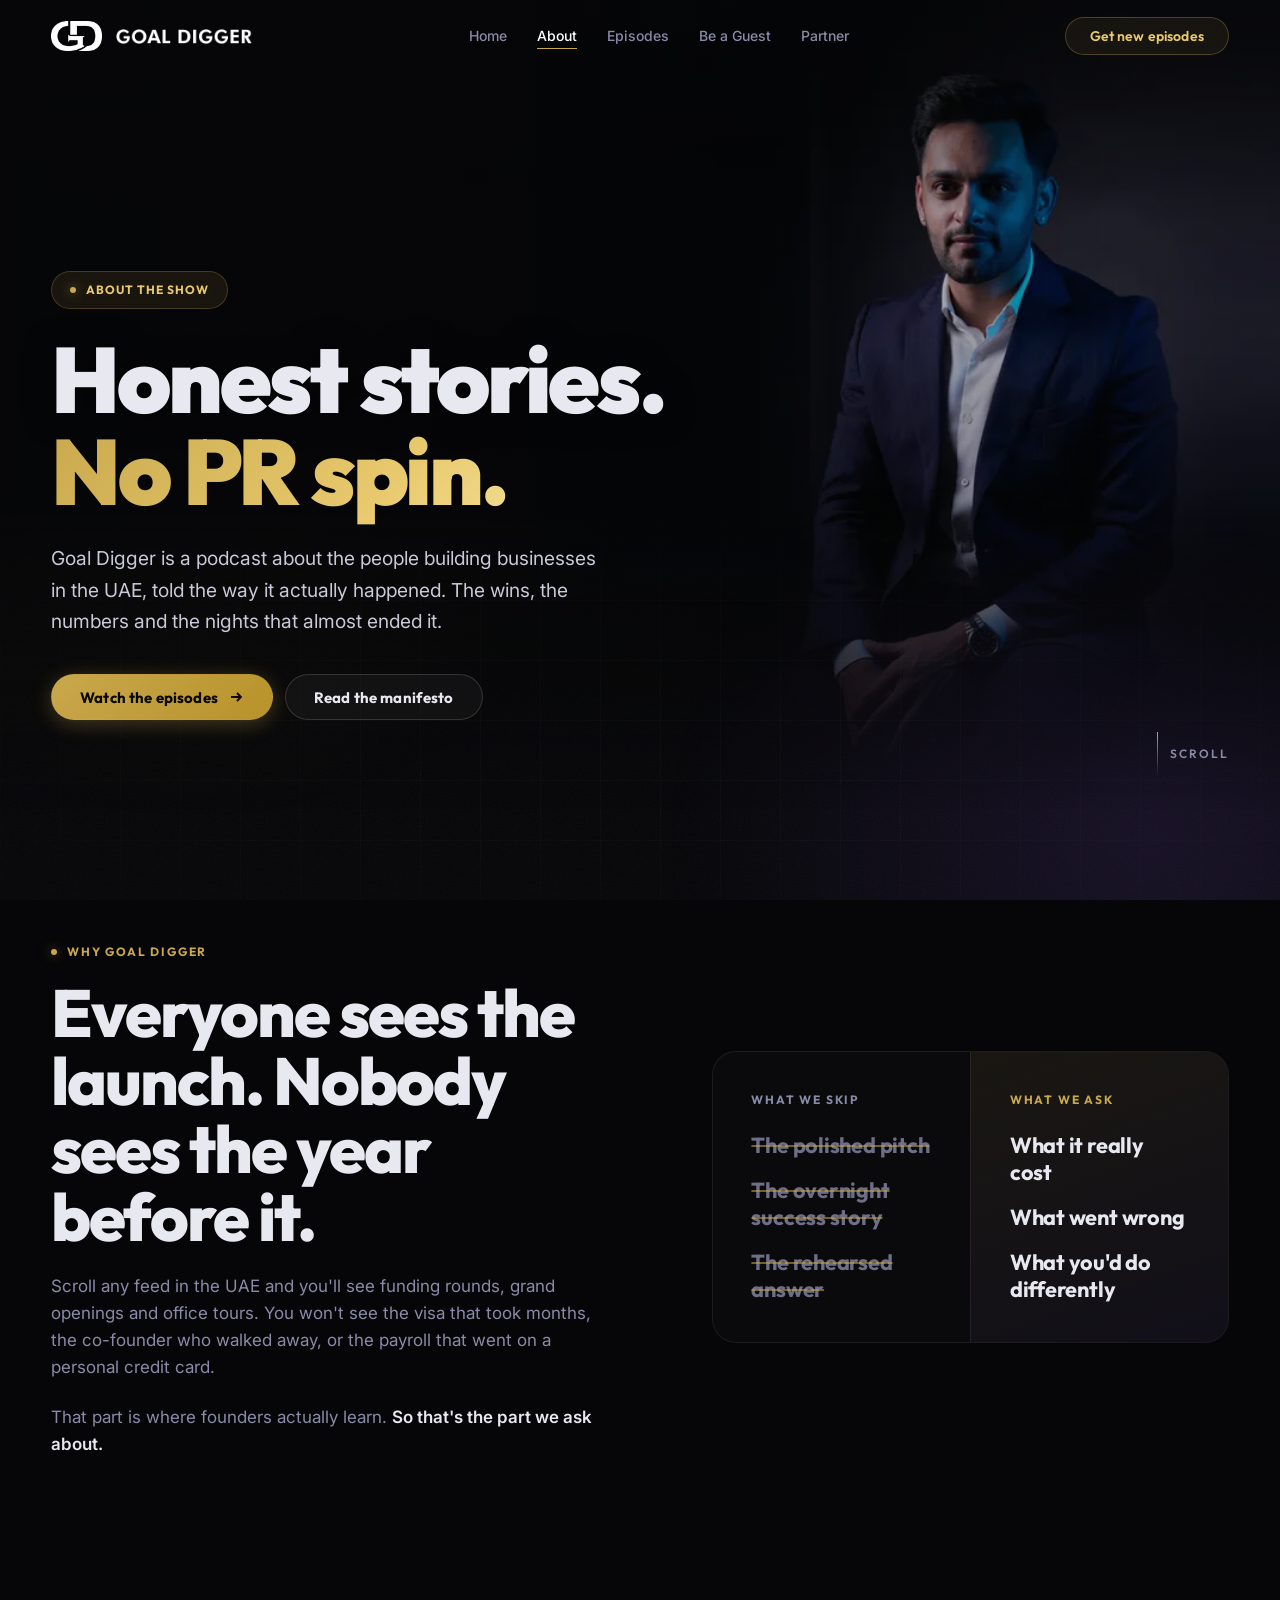
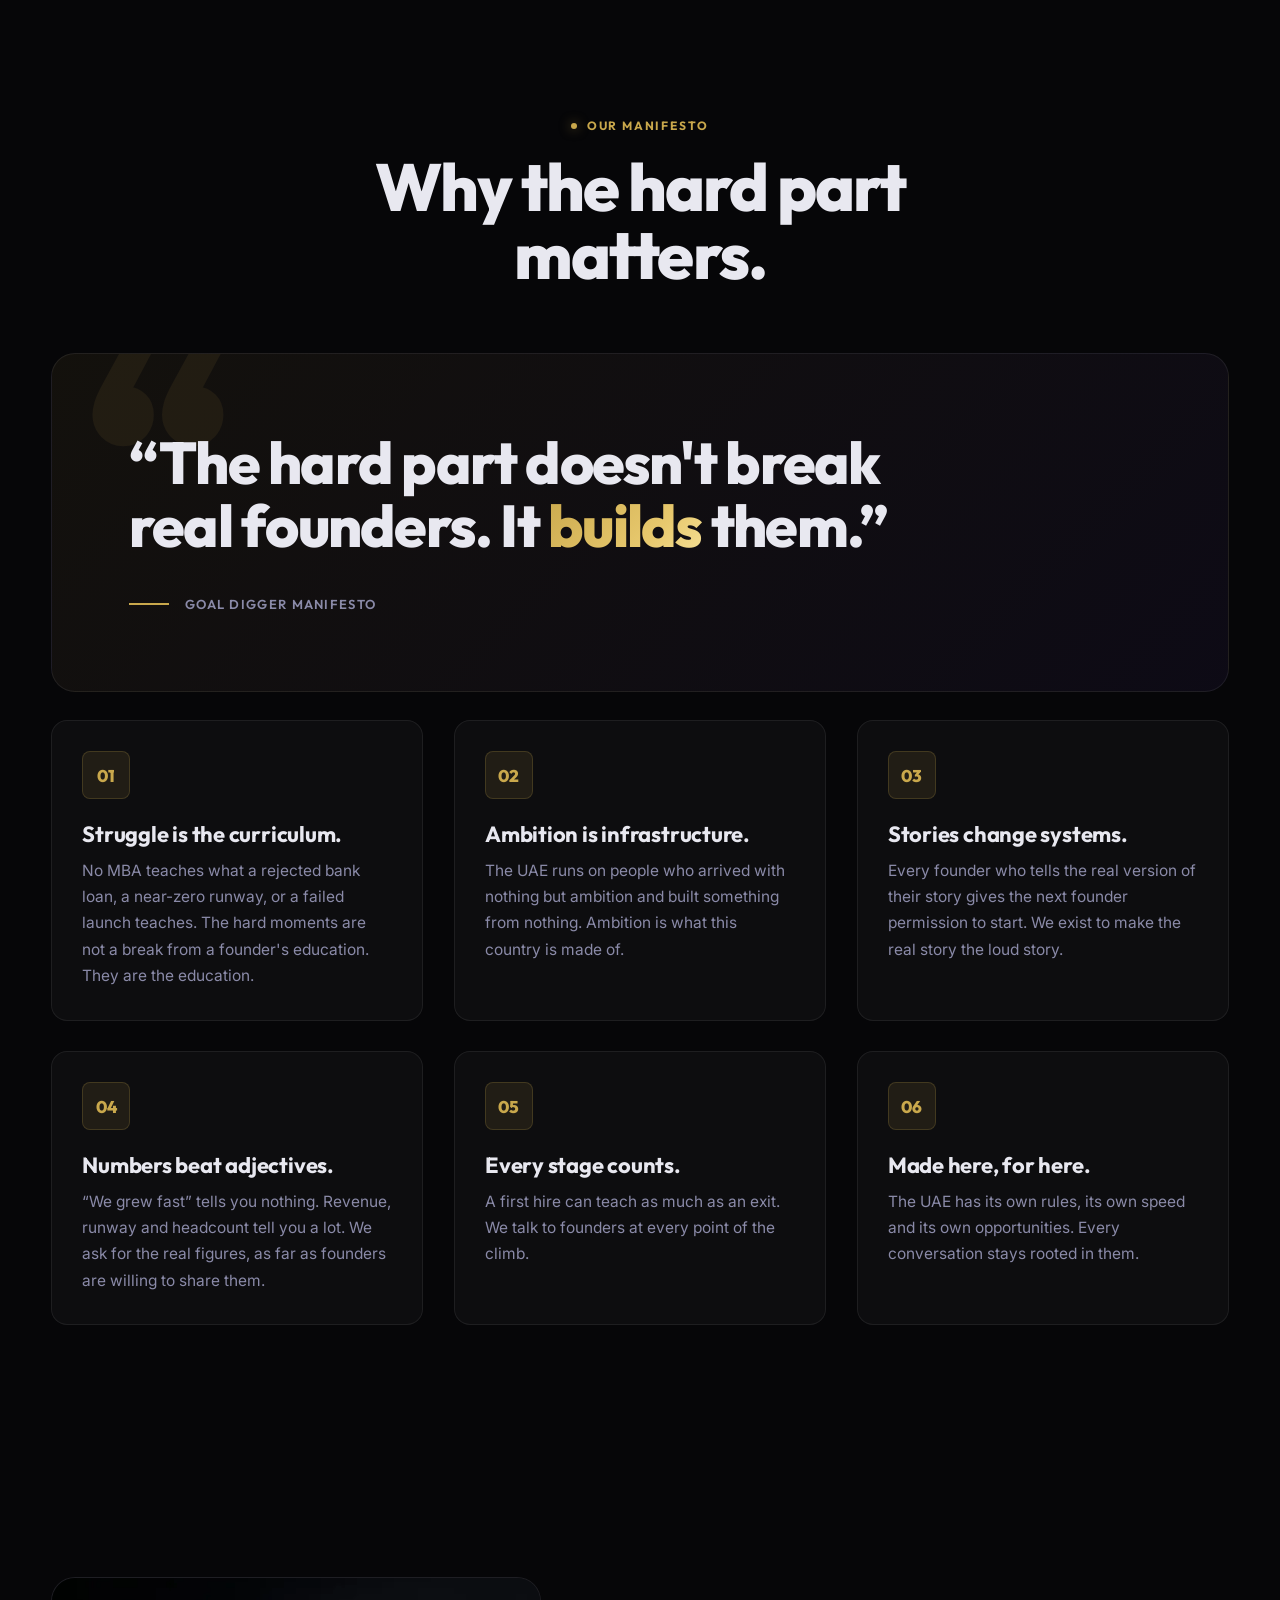
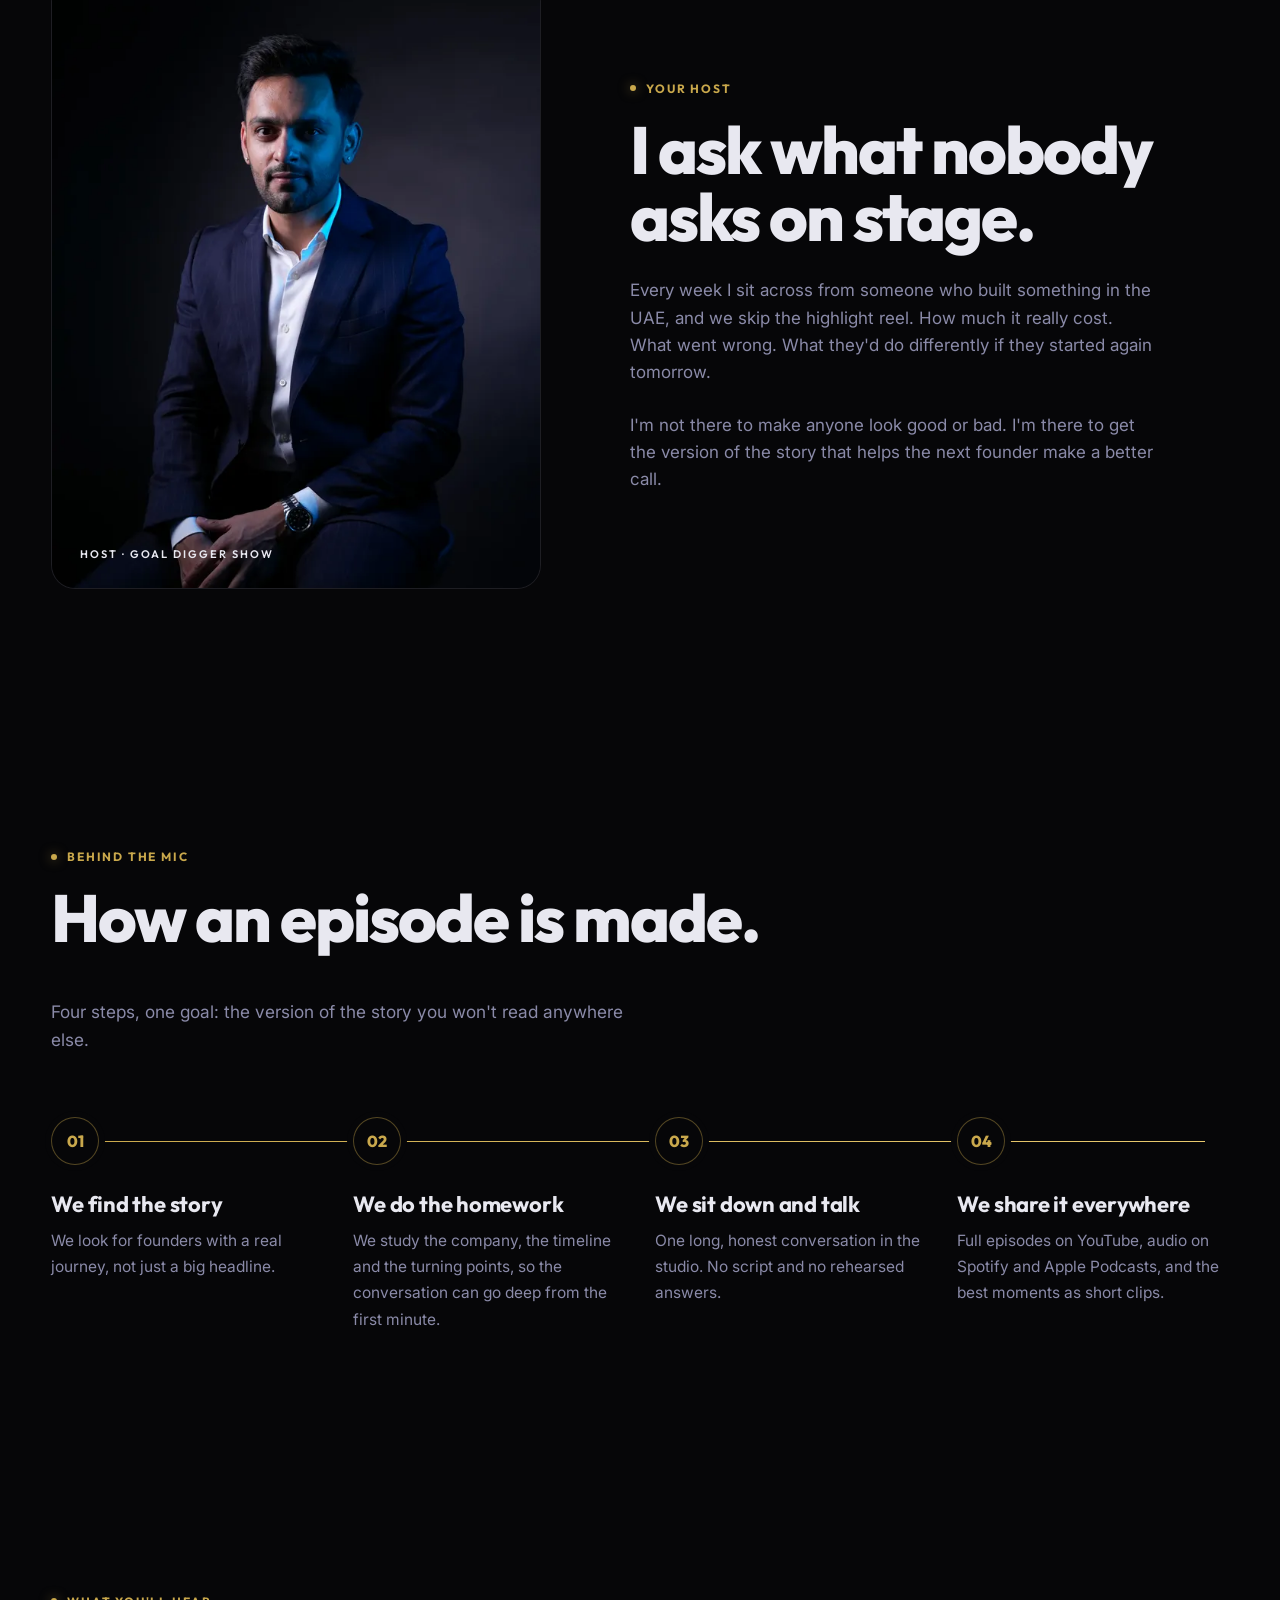
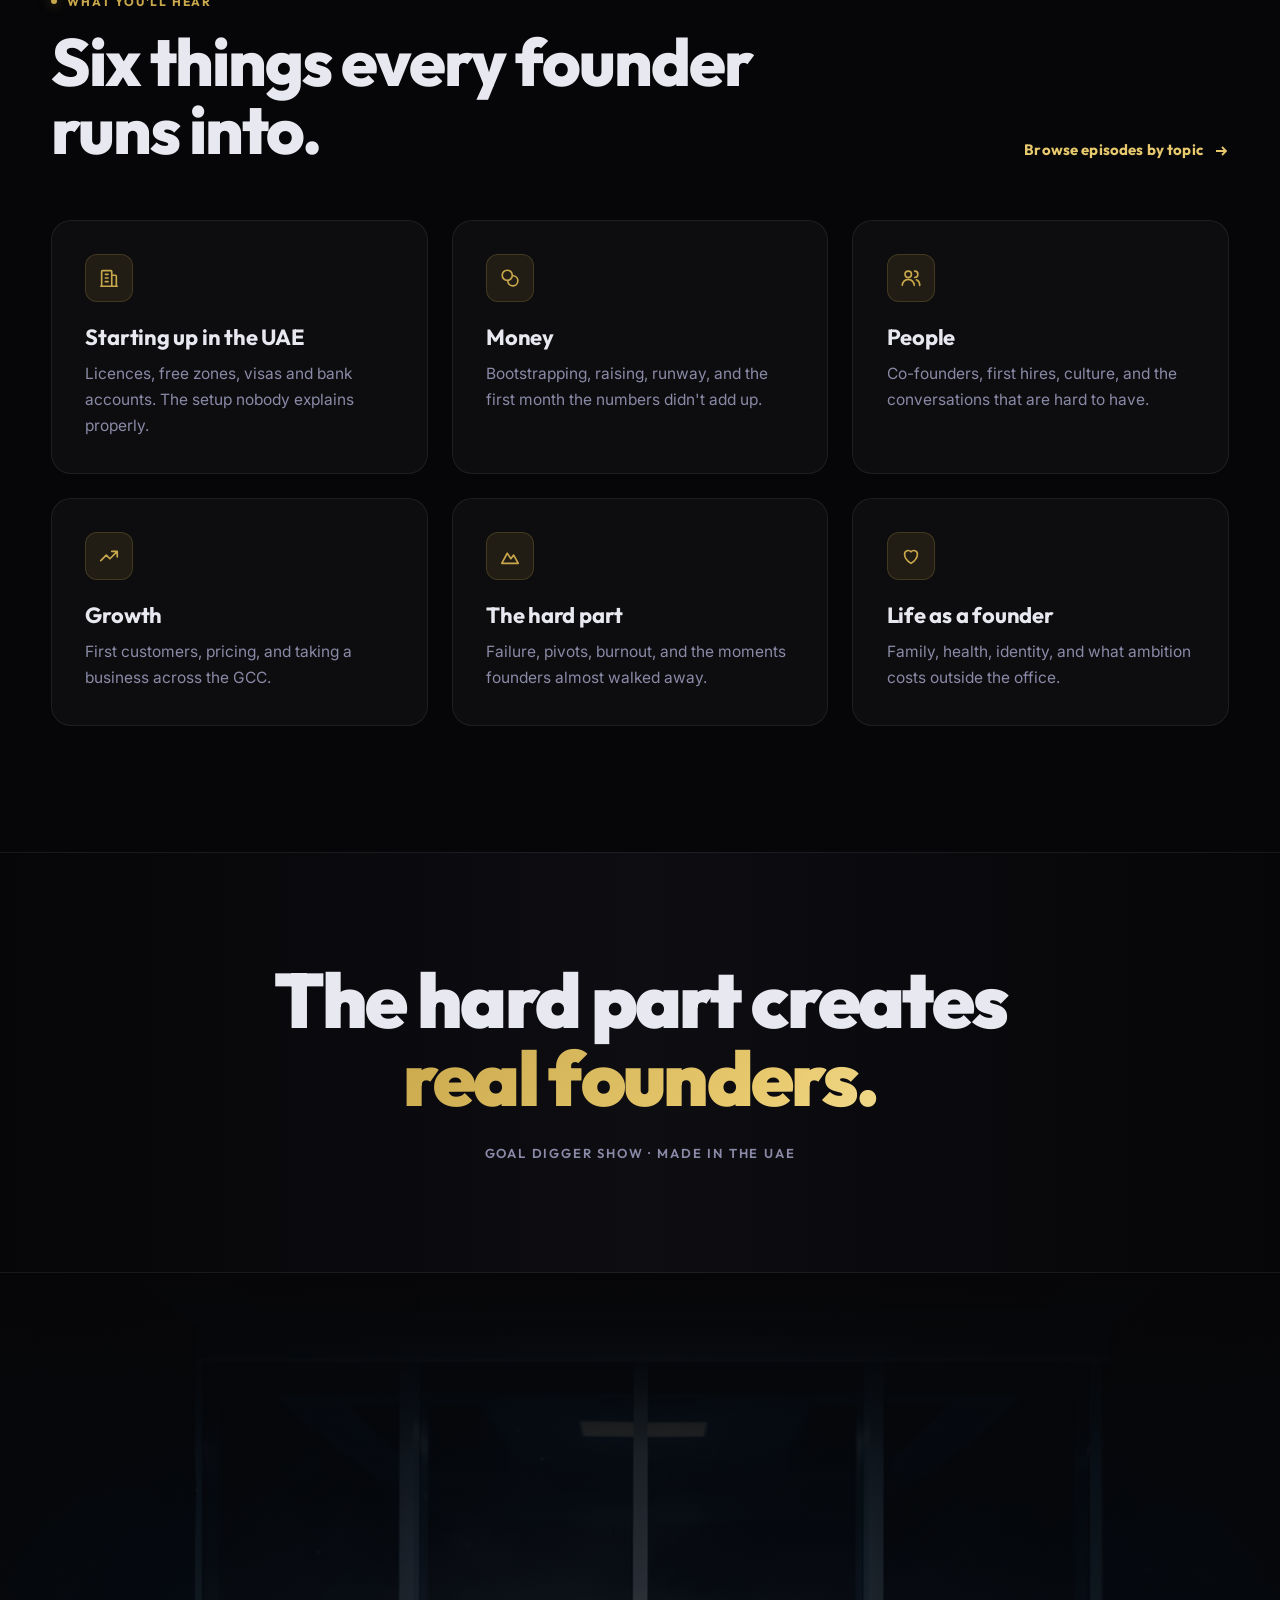
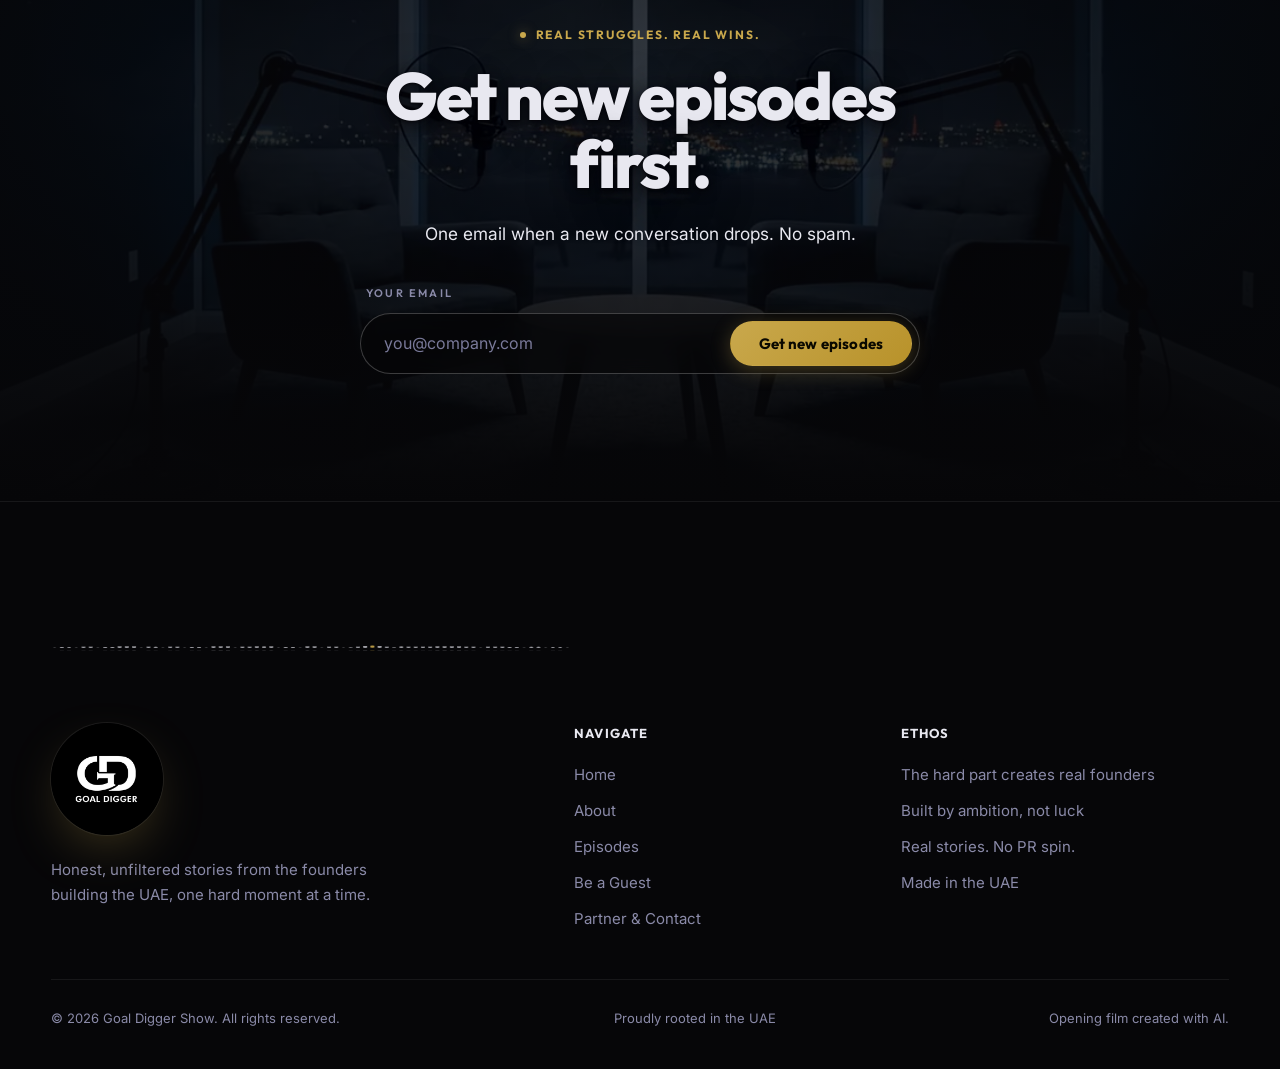
<file: about.html>
<!doctype html>
<html lang="en">
<head>
<meta charset="utf-8">
<meta name="viewport" content="width=device-width, initial-scale=1">
<title>About | Goal Digger Show</title>
<meta name="description" content="Goal Digger is a podcast about the people building businesses in the UAE, told the way it actually happened.">
<meta name="theme-color" content="#060608">
<meta property="og:type" content="website">
<meta property="og:title" content="About | Goal Digger Show">
<meta property="og:description" content="Goal Digger is a podcast about the people building businesses in the UAE, told the way it actually happened.">
<meta property="og:image" content="https://goaldiggershow.vercel.app/assets/og.jpg">
<meta property="og:url" content="https://goaldiggershow.vercel.app/about.html">
<meta name="twitter:card" content="summary_large_image">
<link rel="icon" type="image/png" sizes="48x48" href="assets/favicon-48.png">
<link rel="icon" type="image/png" sizes="192x192" href="assets/favicon-192.png">
<link rel="apple-touch-icon" href="assets/apple-touch-icon.png">
<link rel="preconnect" href="https://fonts.googleapis.com">
<link rel="preconnect" href="https://fonts.gstatic.com" crossorigin>
<link href="https://fonts.googleapis.com/css2?family=Outfit:wght@600;700;800;900&family=Inter:wght@400;500;600&display=swap" rel="stylesheet">
<link rel="stylesheet" href="assets/site.css">
</head>
<body>
<a class="skip" href="#main">Skip to content</a>
<div class="env" aria-hidden="true"></div>
<div class="gridbg" aria-hidden="true"></div>
<div class="grain" aria-hidden="true"></div>

<header class="nav" id="nav">
  <a class="brand" href="index.html" aria-label="Goal Digger, home">
    <img class="mark" src="assets/logo-mark.png" alt="" width="162" height="96">
    <img class="wordmark" src="assets/logo-text.png" alt="" width="656" height="72">
  </a>
  <nav aria-label="Main">
    <ul>
      <li><a href="index.html">Home</a></li>
      <li><a href="about.html" aria-current="page">About</a></li>
      <li><a href="episodes.html">Episodes</a></li>
      <li><a href="guest.html">Be a Guest</a></li>
      <li><a href="contact.html">Partner</a></li>
    </ul>
  </nav>
  <div class="nav-actions">
    <a class="btn btn-line" href="#subscribe">Get new episodes</a>
    <button class="menu-btn" id="menu-btn" type="button" aria-expanded="false" aria-controls="mmenu" aria-label="Open menu"><span></span><span></span><span></span></button>
  </div>
</header>
<nav class="mmenu" id="mmenu" aria-label="Mobile">
  <a href="index.html">Home</a>
  <a href="about.html" aria-current="page">About</a>
  <a href="episodes.html">Episodes</a>
  <a href="guest.html">Be a Guest</a>
  <a href="contact.html">Partner</a>
  <a class="btn btn-accent" href="#subscribe">Get new episodes</a>
</nav>

<main id="main" tabindex="-1">

  <section class="phero" data-live style="--pos:72% 30%">
    <div class="phero-media" aria-hidden="true"><picture><source type="image/webp" srcset="assets/host-right-960.webp 960w, assets/host-right-1280.webp 1280w, assets/host-right.webp 1920w" sizes="100vw"><img src="assets/host-right.jpg" srcset="assets/host-right-960.jpg 960w, assets/host-right-1280.jpg 1280w, assets/host-right.jpg 1920w" sizes="100vw" alt="" width="1920" height="1080" loading="eager" fetchpriority="high" decoding="async"></picture></div>
    <div class="inner">
      <span class="kicker badge">About the show</span>
      <h1 class="display">Honest stories.<br><span class="gold shimmer">No PR spin.</span></h1>
      <p class="lede">Goal Digger is a podcast about the people building businesses in the UAE, told the way it actually happened. The wins, the numbers and the nights that almost ended it.</p>
      <div class="row">
        <a class="btn btn-accent" href="episodes.html">Watch the episodes <svg viewBox="0 0 16 16" fill="none" stroke="currentColor" stroke-width="1.8" aria-hidden="true"><path d="M3 8h10M9 4l4 4-4 4"/></svg></a>
        <a class="btn btn-ghost" href="#manifesto">Read the manifesto</a>
      </div>
    </div>
    <div class="pcue" aria-hidden="true"><i></i>Scroll</div>
  </section>

  <section class="block intro reveal" data-live>
    <div class="wrap">
      <div>
        <span class="kicker part">Why Goal Digger</span>
        <h2 class="title part" style="--d:1">Everyone sees the launch. Nobody sees the year before it.</h2>
        <div class="body part" style="--d:2">
          <p>Scroll any feed in the UAE and you'll see funding rounds, grand openings and office tours. You won't see the visa that took months, the co-founder who walked away, or the payroll that went on a personal credit card.</p>
          <p>That part is where founders actually learn. <strong>So that's the part we ask about.</strong></p>
        </div>
      </div>
      <div class="versus part" style="--d:3">
        <div><h3>What we skip</h3><ul class="skip-list"><li>The polished pitch</li><li>The overnight success story</li><li>The rehearsed answer</li></ul></div>
        <div><h3>What we ask</h3><ul><li>What it really cost</li><li>What went wrong</li><li>What you'd do differently</li></ul></div>
      </div>
    </div>
  </section>

  <section class="block manifesto reveal" id="manifesto" data-live>
    <div class="wrap">
      <div class="mhead">
        <span class="kicker part">Our manifesto</span>
        <h2 class="title part" style="--d:1">Why the hard part matters.</h2>
      </div>
      <figure class="mquote part" style="--d:2">
        <blockquote><p>“The hard part doesn't break real founders. It <span class="gold shimmer">builds</span> them.”</p></blockquote>
        <figcaption><i aria-hidden="true"></i>Goal Digger manifesto</figcaption>
      </figure>
      <div class="pillars six">
        <article class="pillar part" style="--d:3"><span class="pn" aria-hidden="true">01</span><h3>Struggle is the curriculum.</h3><p>No MBA teaches what a rejected bank loan, a near-zero runway, or a failed launch teaches. The hard moments are not a break from a founder's education. They are the education.</p></article>
        <article class="pillar part" style="--d:4"><span class="pn" aria-hidden="true">02</span><h3>Ambition is infrastructure.</h3><p>The UAE runs on people who arrived with nothing but ambition and built something from nothing. Ambition is what this country is made of.</p></article>
        <article class="pillar part" style="--d:5"><span class="pn" aria-hidden="true">03</span><h3>Stories change systems.</h3><p>Every founder who tells the real version of their story gives the next founder permission to start. We exist to make the real story the loud story.</p></article>
        <article class="pillar part" style="--d:3"><span class="pn" aria-hidden="true">04</span><h3>Numbers beat adjectives.</h3><p>“We grew fast” tells you nothing. Revenue, runway and headcount tell you a lot. We ask for the real figures, as far as founders are willing to share them.</p></article>
        <article class="pillar part" style="--d:4"><span class="pn" aria-hidden="true">05</span><h3>Every stage counts.</h3><p>A first hire can teach as much as an exit. We talk to founders at every point of the climb.</p></article>
        <article class="pillar part" style="--d:5"><span class="pn" aria-hidden="true">06</span><h3>Made here, for here.</h3><p>The UAE has its own rules, its own speed and its own opportunities. Every conversation stays rooted in them.</p></article>
      </div>
    </div>
  </section>

  <section class="block host reveal" id="host" data-live>
    <div class="wrap">
      <div class="portrait part">
        <picture><source type="image/webp" srcset="assets/host-640.webp 640w, assets/host-960.webp 960w, assets/host.webp 1280w" sizes="(max-width: 699px) min(480px, 92vw), 40vw"><img src="assets/host.jpg" srcset="assets/host-640.jpg 640w, assets/host-960.jpg 960w, assets/host.jpg 1280w" sizes="(max-width: 699px) min(480px, 92vw), 40vw" alt="The host of Goal Digger Show in a navy suit, seated in a dark studio lit in blue" width="1280" height="1920" loading="lazy" decoding="async"></picture>
        <div class="sweep" aria-hidden="true"></div>
        <div class="shutter" aria-hidden="true"></div>
        <span class="tag chip" aria-hidden="true">HOST · GOAL DIGGER SHOW</span>
      </div>
      <div>
        <span class="kicker part" style="--d:1">Your host</span>
        <h2 class="title part" style="--d:2">I ask what nobody asks on stage.</h2>
        <p class="body part" style="--d:3"><span class="iam">I'm <strong data-host></strong>. </span>Every week I sit across from someone who built something in the UAE, and we skip the highlight reel. How much it really cost. What went wrong. What they'd do differently if they started again tomorrow.</p>
        <p class="body part" style="--d:4">I'm not there to make anyone look good or bad. I'm there to get the version of the story that helps the next founder make a better call.</p>
        <div class="sign part" style="--d:5" data-needs="host"><span class="name" data-host></span><span class="role">HOST</span></div>
      </div>
    </div>
  </section>

  <section class="block reveal" id="process" data-live>
    <div class="wrap">
      <div class="shead">
        <div>
          <span class="kicker part">Behind the mic</span>
          <h2 class="title part" style="--d:1">How an episode is made.</h2>
        </div>
        <p class="lede part" style="--d:2">Four steps, one goal: the version of the story you won&#39;t read anywhere else.</p>
      </div>
      <div class="steps" data-scrub>
        <i class="sline" aria-hidden="true"></i>
        <div class="step part" style="--d:3"><span class="dot">01</span><h3>We find the story</h3><p>We look for founders with a real journey, not just a big headline.</p></div>
        <div class="step part" style="--d:4"><span class="dot">02</span><h3>We do the homework</h3><p>We study the company, the timeline and the turning points, so the conversation can go deep from the first minute.</p></div>
        <div class="step part" style="--d:5"><span class="dot">03</span><h3>We sit down and talk</h3><p>One long, honest conversation in the studio. No script and no rehearsed answers.</p></div>
        <div class="step part" style="--d:6"><span class="dot">04</span><h3>We share it everywhere</h3><p>Full episodes on YouTube, audio on Spotify and Apple Podcasts, and the best moments as short clips.</p></div>
      </div>
    </div>
  </section>

  <section class="block reveal" id="topics" data-live>
    <div class="wrap">
      <div class="shead">
        <div>
          <span class="kicker part">What you'll hear</span>
          <h2 class="title part" style="--d:1">Six things every founder runs into.</h2>
        </div>
        <a class="textlink part" style="--d:2" href="episodes.html#library"><span>Browse episodes by topic</span> <svg viewBox="0 0 16 16" fill="none" stroke="currentColor" stroke-width="1.8" aria-hidden="true"><path d="M3 8h10M9 4l4 4-4 4"/></svg></a>
      </div>
      <div class="cards">
        <article class="card part" style="--d:3"><span class="ic"><svg viewBox="0 0 24 24" fill="none" stroke="currentColor" stroke-width="1.8" stroke-linecap="round" stroke-linejoin="round" aria-hidden="true"><path d="M4 21V5a1 1 0 0 1 1-1h9a1 1 0 0 1 1 1v16M15 9h4a1 1 0 0 1 1 1v11M8 8h3M8 12h3M8 16h3M3 21h18"/></svg></span><h3>Starting up in the UAE</h3><p>Licences, free zones, visas and bank accounts. The setup nobody explains properly.</p></article>
        <article class="card part" style="--d:4"><span class="ic"><svg viewBox="0 0 24 24" fill="none" stroke="currentColor" stroke-width="1.8" stroke-linecap="round" stroke-linejoin="round" aria-hidden="true"><circle cx="9" cy="9" r="5.5"/><path d="M15.8 9.6a5.5 5.5 0 1 1-6.2 6.2"/></svg></span><h3>Money</h3><p>Bootstrapping, raising, runway, and the first month the numbers didn't add up.</p></article>
        <article class="card part" style="--d:5"><span class="ic"><svg viewBox="0 0 24 24" fill="none" stroke="currentColor" stroke-width="1.8" stroke-linecap="round" stroke-linejoin="round" aria-hidden="true"><circle cx="9" cy="8" r="3.5"/><path d="M2.5 20a6.5 6.5 0 0 1 13 0M16 4.5a3.5 3.5 0 0 1 0 7M18 14a6 6 0 0 1 3.5 6"/></svg></span><h3>People</h3><p>Co-founders, first hires, culture, and the conversations that are hard to have.</p></article>
        <article class="card part" style="--d:3"><span class="ic"><svg viewBox="0 0 24 24" fill="none" stroke="currentColor" stroke-width="1.8" stroke-linecap="round" stroke-linejoin="round" aria-hidden="true"><path d="M3 17l6-6 4 4 8-8M15 7h6v6"/></svg></span><h3>Growth</h3><p>First customers, pricing, and taking a business across the GCC.</p></article>
        <article class="card part" style="--d:4"><span class="ic"><svg viewBox="0 0 24 24" fill="none" stroke="currentColor" stroke-width="1.8" stroke-linecap="round" stroke-linejoin="round" aria-hidden="true"><path d="M3 20l6-11 4 6 3-4 5 9H3z"/></svg></span><h3>The hard part</h3><p>Failure, pivots, burnout, and the moments founders almost walked away.</p></article>
        <article class="card part" style="--d:5"><span class="ic"><svg viewBox="0 0 24 24" fill="none" stroke="currentColor" stroke-width="1.8" stroke-linecap="round" stroke-linejoin="round" aria-hidden="true"><path d="M12 20s-7-4.5-7-10a4 4 0 0 1 7-2.6A4 4 0 0 1 19 10c0 5.5-7 10-7 10z"/></svg></span><h3>Life as a founder</h3><p>Family, health, identity, and what ambition costs outside the office.</p></article>
      </div>
    </div>
  </section>

  <section class="qband reveal" data-live>
    <p class="part">The hard part creates <span class="gold shimmer">real founders.</span></p>
    <small class="part" style="--d:1">Goal Digger Show · Made in the UAE</small>
  </section>

  <section class="subscribe reveal" id="subscribe" data-live>
    <picture><source type="image/webp" srcset="assets/still-studio-960.webp 960w, assets/still-studio-1280.webp 1280w, assets/still-studio.webp 1920w" sizes="100vw"><img class="bg" src="assets/still-studio.jpg" srcset="assets/still-studio-960.jpg 960w, assets/still-studio-1280.jpg 1280w, assets/still-studio.jpg 1920w" sizes="100vw" alt="" width="1920" height="1080" loading="lazy" decoding="async"></picture>
    <canvas class="dust" aria-hidden="true"></canvas>
    <div class="wrap block subwrap">
      <span class="kicker part">Real struggles. Real wins.</span>
      <h2 class="title part" style="--d:1">Get new episodes first.</h2>
      <p class="lede part" style="--d:2">One email when a new conversation drops. No spam.</p>
      <form class="form subform part" style="--d:3" novalidate>
        <label for="sub-email">Your email</label>
        <div class="field">
          <input id="sub-email" name="email" type="email" autocomplete="email" placeholder="you@company.com" required>
          <button class="btn btn-accent" type="submit">Get new episodes</button>
        </div>
        <p class="note" aria-live="polite"></p>
      </form>
      <div class="success" role="status">You're in. See you at the next episode.</div>
    </div>
  </section>

</main>

<footer>
  <div class="wrap">
    <div data-wave="footer" data-scrub></div>
    <div class="fgrid">
      <div class="fbrand">
        <a class="brand brand-foot" href="index.html" aria-label="Goal Digger, home">
          <img class="circle" src="assets/logo-circle.png" alt="" width="400" height="400" loading="lazy" decoding="async">
        </a>
        <p class="ftag">Honest, unfiltered stories from the founders building the UAE, one hard moment at a time.</p>
      </div>
      <nav class="fcol" aria-label="Footer">
        <h3>Navigate</h3>
        <ul>
          <li><a href="index.html">Home</a></li>
          <li><a href="about.html">About</a></li>
          <li><a href="episodes.html">Episodes</a></li>
          <li><a href="guest.html">Be a Guest</a></li>
          <li><a href="contact.html">Partner &amp; Contact</a></li>
          <li data-needs="youtube"><a data-link="youtube" target="_blank" rel="noopener">YouTube</a></li>
          <li data-needs="spotify"><a data-link="spotify" target="_blank" rel="noopener">Spotify</a></li>
          <li data-needs="apple"><a data-link="apple" target="_blank" rel="noopener">Apple Podcasts</a></li>
          <li data-needs="instagram"><a data-link="instagram" target="_blank" rel="noopener">Instagram</a></li>
        </ul>
      </nav>
      <div class="fcol">
        <h3>Ethos</h3>
        <ul>
          <li>The hard part creates real founders</li>
          <li>Built by ambition, not luck</li>
          <li>Real stories. No PR spin.</li>
          <li>Made in the UAE</li>
        </ul>
      </div>
    </div>
    <div class="fine"><span>&copy; <span data-year>2026</span> Goal Digger Show. All rights reserved.</span><span>Proudly rooted in the UAE</span><span>Opening film created with AI.</span></div>
  </div>
</footer>

<script src="assets/site.js"></script>
</body>
</html>
</file>
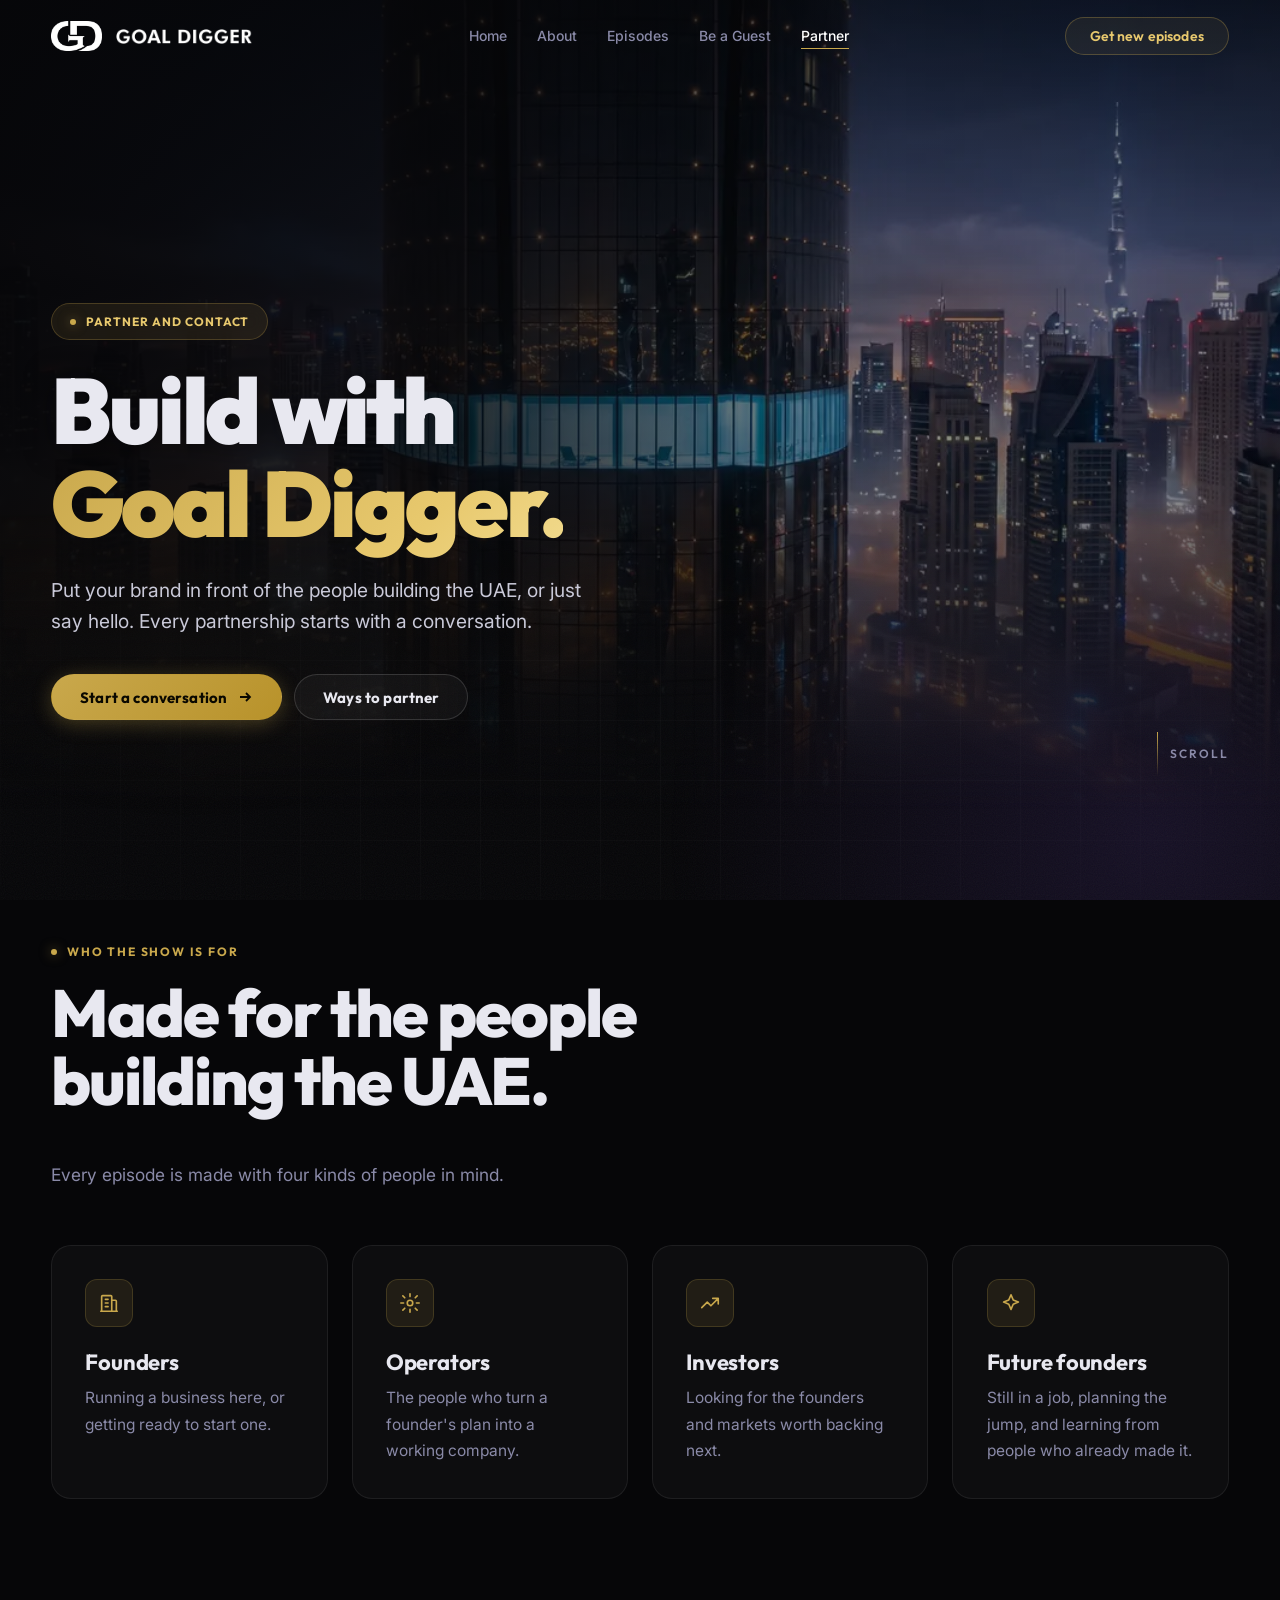
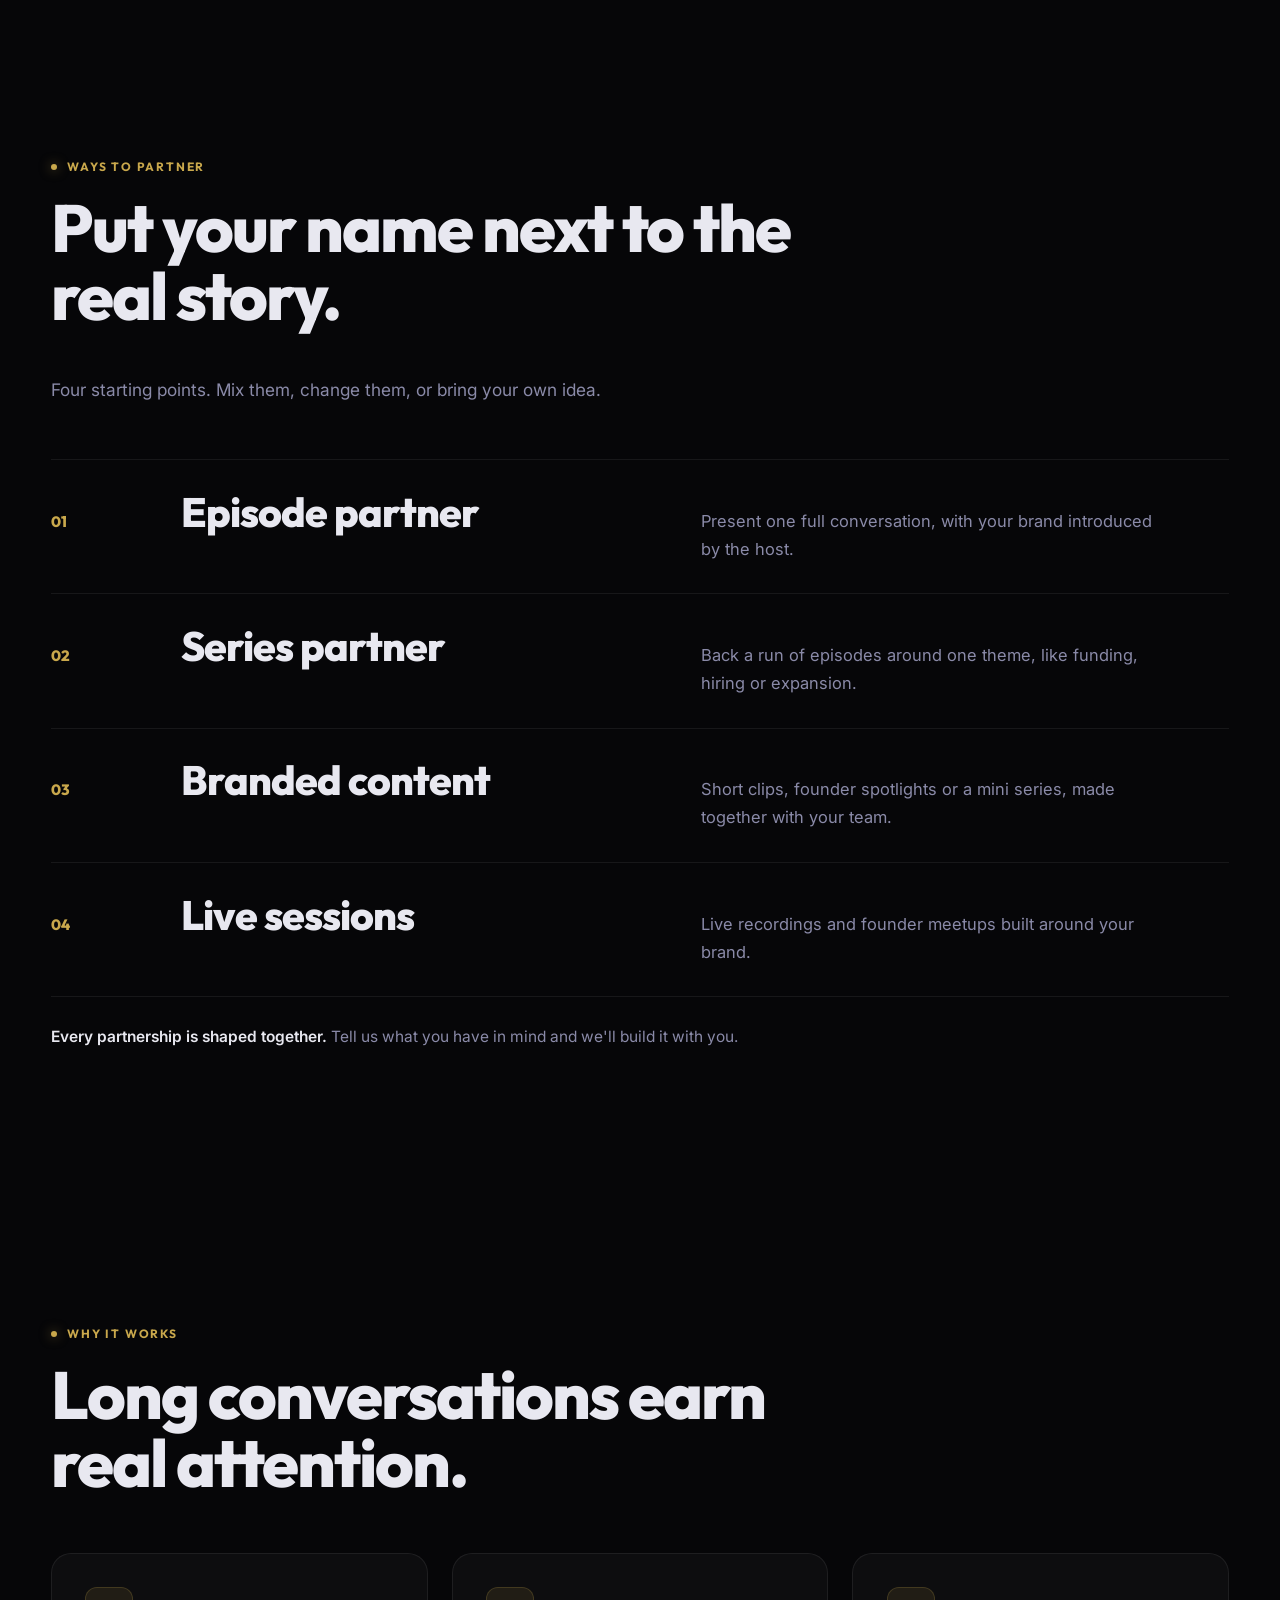
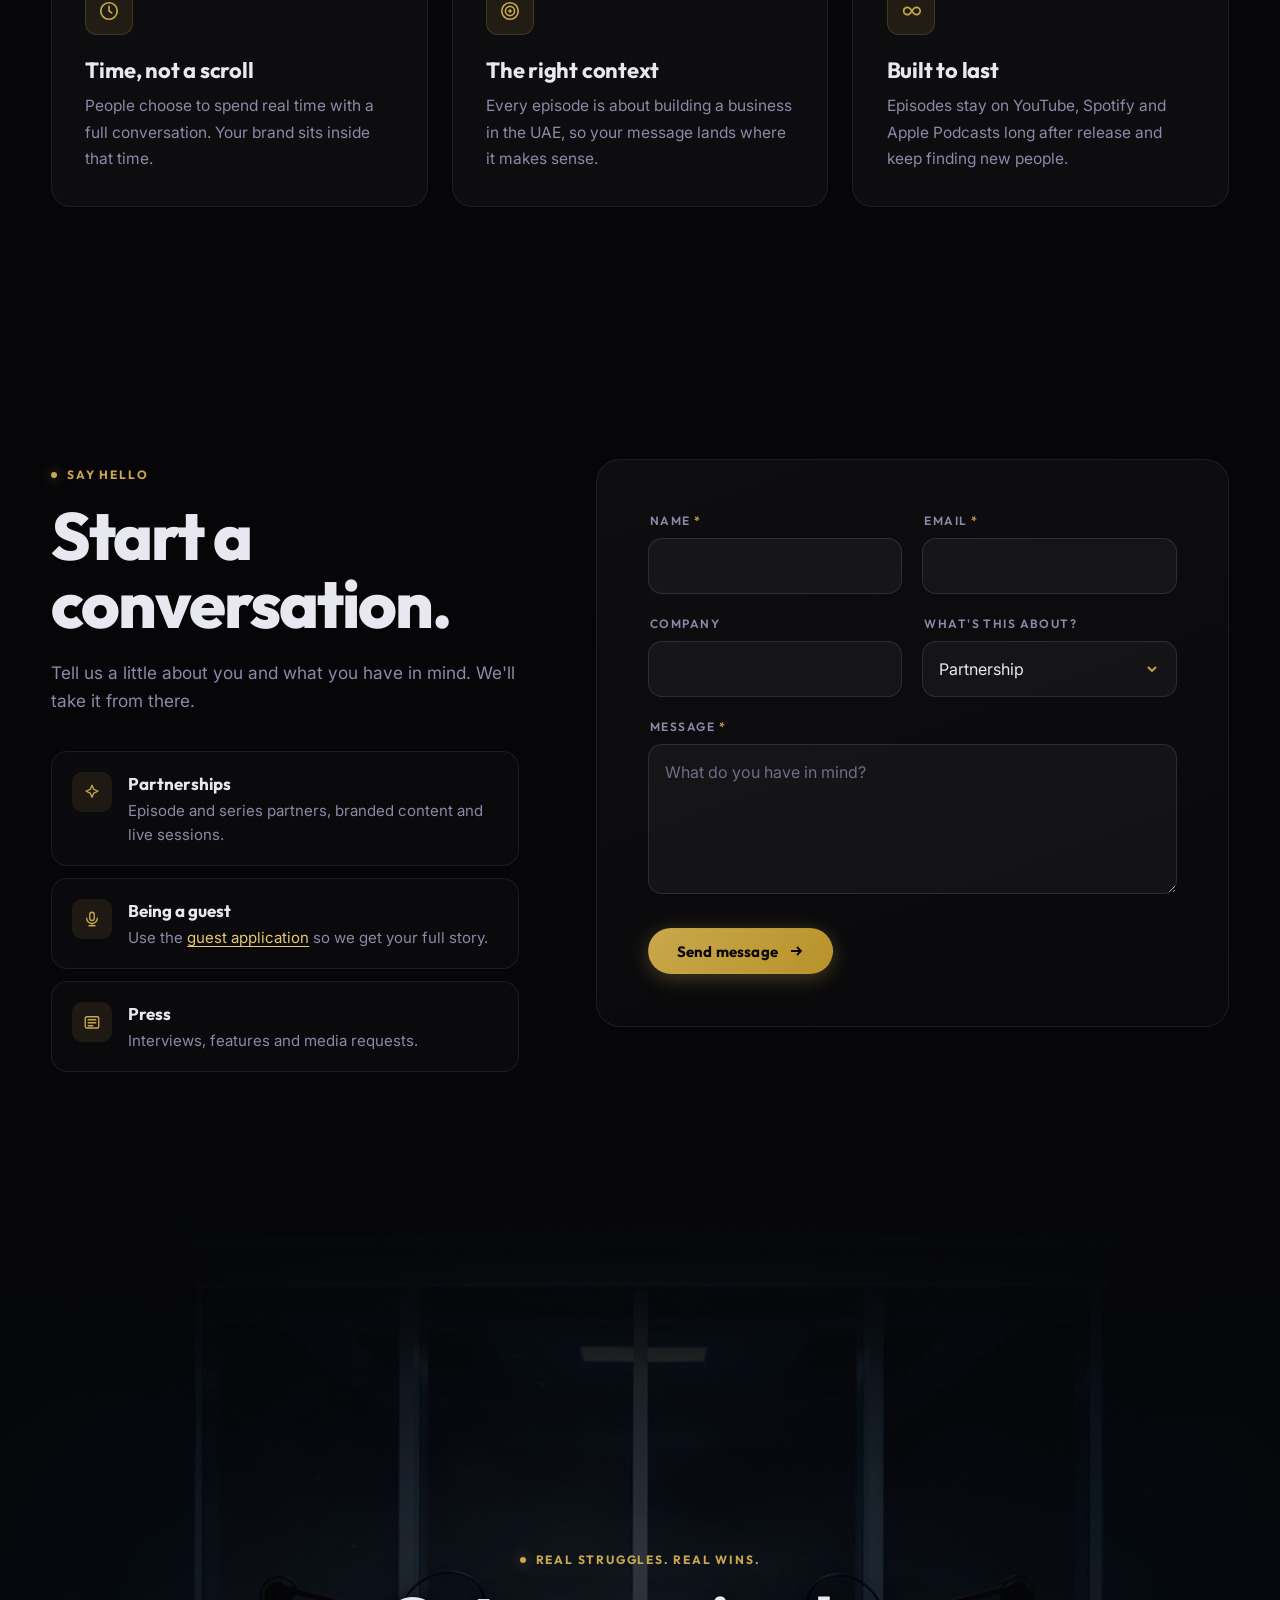
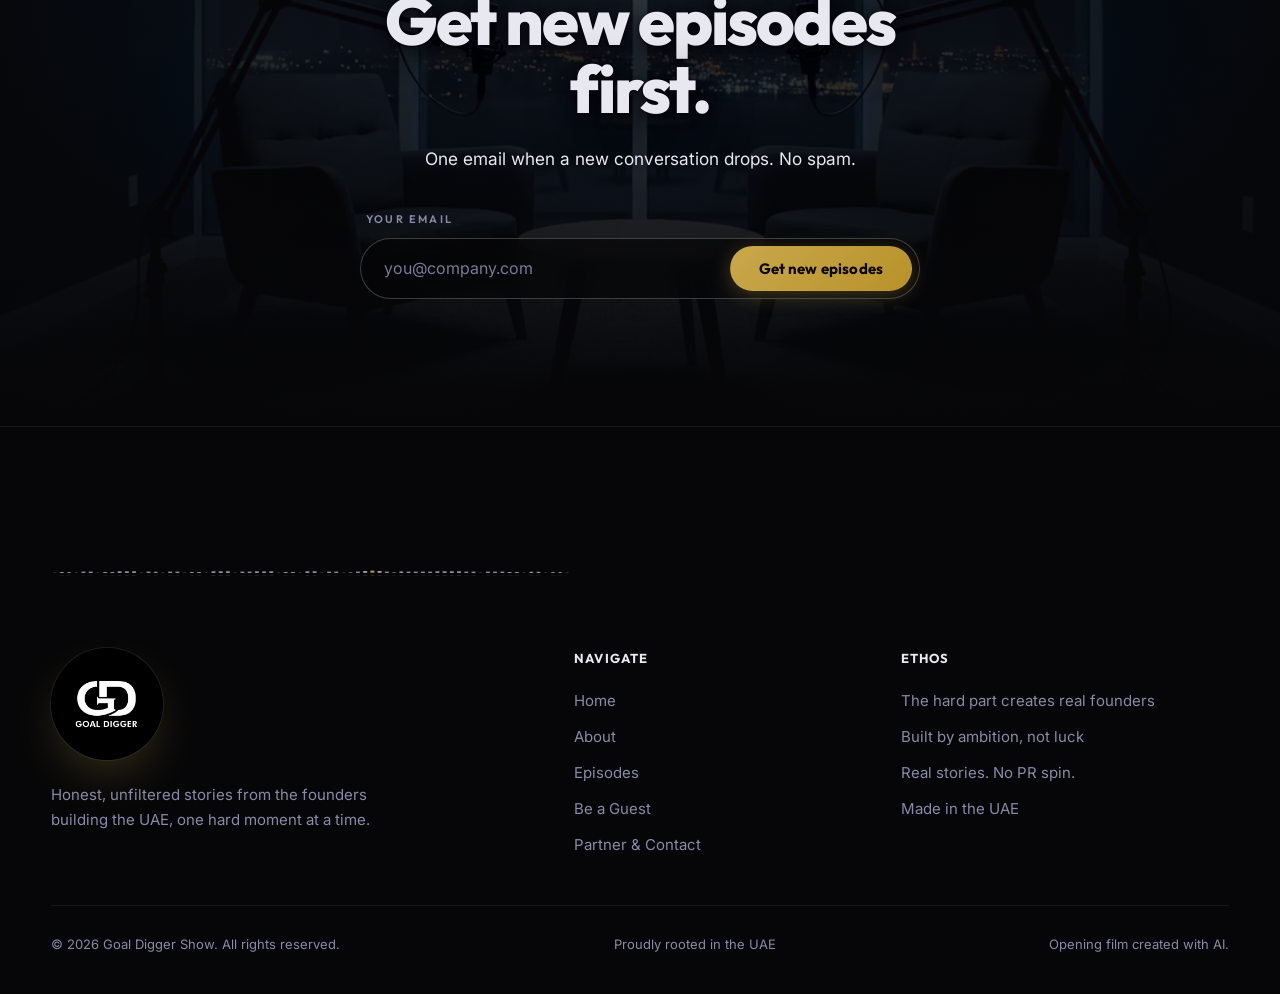
<file: contact.html>
<!doctype html>
<html lang="en">
<head>
<meta charset="utf-8">
<meta name="viewport" content="width=device-width, initial-scale=1">
<title>Partner & Contact | Goal Digger Show</title>
<meta name="description" content="Put your brand in front of the people building the UAE, or just say hello to the Goal Digger team.">
<meta name="theme-color" content="#060608">
<meta property="og:type" content="website">
<meta property="og:title" content="Partner & Contact | Goal Digger Show">
<meta property="og:description" content="Put your brand in front of the people building the UAE, or just say hello to the Goal Digger team.">
<meta property="og:image" content="https://goaldiggershow.vercel.app/assets/og.jpg">
<meta property="og:url" content="https://goaldiggershow.vercel.app/contact.html">
<meta name="twitter:card" content="summary_large_image">
<link rel="icon" type="image/png" sizes="48x48" href="assets/favicon-48.png">
<link rel="icon" type="image/png" sizes="192x192" href="assets/favicon-192.png">
<link rel="apple-touch-icon" href="assets/apple-touch-icon.png">
<link rel="preconnect" href="https://fonts.googleapis.com">
<link rel="preconnect" href="https://fonts.gstatic.com" crossorigin>
<link href="https://fonts.googleapis.com/css2?family=Outfit:wght@600;700;800;900&family=Inter:wght@400;500;600&display=swap" rel="stylesheet">
<link rel="stylesheet" href="assets/site.css">
</head>
<body>
<a class="skip" href="#main">Skip to content</a>
<div class="env" aria-hidden="true"></div>
<div class="gridbg" aria-hidden="true"></div>
<div class="grain" aria-hidden="true"></div>

<header class="nav" id="nav">
  <a class="brand" href="index.html" aria-label="Goal Digger, home">
    <img class="mark" src="assets/logo-mark.png" alt="" width="162" height="96">
    <img class="wordmark" src="assets/logo-text.png" alt="" width="656" height="72">
  </a>
  <nav aria-label="Main">
    <ul>
      <li><a href="index.html">Home</a></li>
      <li><a href="about.html">About</a></li>
      <li><a href="episodes.html">Episodes</a></li>
      <li><a href="guest.html">Be a Guest</a></li>
      <li><a href="contact.html" aria-current="page">Partner</a></li>
    </ul>
  </nav>
  <div class="nav-actions">
    <a class="btn btn-line" href="#subscribe">Get new episodes</a>
    <button class="menu-btn" id="menu-btn" type="button" aria-expanded="false" aria-controls="mmenu" aria-label="Open menu"><span></span><span></span><span></span></button>
  </div>
</header>
<nav class="mmenu" id="mmenu" aria-label="Mobile">
  <a href="index.html">Home</a>
  <a href="about.html">About</a>
  <a href="episodes.html">Episodes</a>
  <a href="guest.html">Be a Guest</a>
  <a href="contact.html" aria-current="page">Partner</a>
  <a class="btn btn-accent" href="#subscribe">Get new episodes</a>
</nav>

<main id="main" tabindex="-1">

  <section class="phero" data-live style="--pos:62% 50%">
    <div class="phero-media" aria-hidden="true"><picture><source type="image/webp" srcset="assets/still-skyline-960.webp 960w, assets/still-skyline-1280.webp 1280w, assets/still-skyline.webp 1920w" sizes="100vw"><img src="assets/still-skyline.jpg" srcset="assets/still-skyline-960.jpg 960w, assets/still-skyline-1280.jpg 1280w, assets/still-skyline.jpg 1920w" sizes="100vw" alt="" width="1920" height="1080" loading="eager" fetchpriority="high" decoding="async"></picture></div>
    <div class="inner">
      <span class="kicker badge">Partner and contact</span>
      <h1 class="display">Build with<br><span class="gold shimmer">Goal Digger.</span></h1>
      <p class="lede">Put your brand in front of the people building the UAE, or just say hello. Every partnership starts with a conversation.</p>
      <div class="row">
        <a class="btn btn-accent" href="#contact">Start a conversation <svg viewBox="0 0 16 16" fill="none" stroke="currentColor" stroke-width="1.8" aria-hidden="true"><path d="M3 8h10M9 4l4 4-4 4"/></svg></a>
        <a class="btn btn-ghost" href="#partner">Ways to partner</a>
      </div>
    </div>
    <div class="pcue" aria-hidden="true"><i></i>Scroll</div>
  </section>

  <section class="block reveal" id="audience" data-live>
    <div class="wrap">
      <div class="shead">
        <div>
          <span class="kicker part">Who the show is for</span>
          <h2 class="title part" style="--d:1">Made for the people building the UAE.</h2>
        </div>
        <p class="lede part" style="--d:2">Every episode is made with four kinds of people in mind.</p>
      </div>
      <div class="cards four">
        <article class="card part" style="--d:3"><span class="ic"><svg viewBox="0 0 24 24" fill="none" stroke="currentColor" stroke-width="1.8" stroke-linecap="round" stroke-linejoin="round" aria-hidden="true"><path d="M4 21V5a1 1 0 0 1 1-1h9a1 1 0 0 1 1 1v16M15 9h4a1 1 0 0 1 1 1v11M8 8h3M8 12h3M8 16h3M3 21h18"/></svg></span><h3>Founders</h3><p>Running a business here, or getting ready to start one.</p></article>
        <article class="card part" style="--d:4"><span class="ic"><svg viewBox="0 0 24 24" fill="none" stroke="currentColor" stroke-width="1.8" stroke-linecap="round" stroke-linejoin="round" aria-hidden="true"><circle cx="12" cy="12" r="3"/><path d="M12 2v3M12 19v3M4.2 4.2l2.1 2.1M17.7 17.7l2.1 2.1M2 12h3M19 12h3M4.2 19.8l2.1-2.1M17.7 6.3l2.1-2.1"/></svg></span><h3>Operators</h3><p>The people who turn a founder's plan into a working company.</p></article>
        <article class="card part" style="--d:5"><span class="ic"><svg viewBox="0 0 24 24" fill="none" stroke="currentColor" stroke-width="1.8" stroke-linecap="round" stroke-linejoin="round" aria-hidden="true"><path d="M3 17l6-6 4 4 8-8M15 7h6v6"/></svg></span><h3>Investors</h3><p>Looking for the founders and markets worth backing next.</p></article>
        <article class="card part" style="--d:6"><span class="ic"><svg viewBox="0 0 24 24" fill="none" stroke="currentColor" stroke-width="1.8" stroke-linecap="round" stroke-linejoin="round" aria-hidden="true"><path d="M12 3l2.4 5.6L20 11l-5.6 2.4L12 19l-2.4-5.6L4 11l5.6-2.4z"/></svg></span><h3>Future founders</h3><p>Still in a job, planning the jump, and learning from people who already made it.</p></article>
      </div>
    </div>
  </section>

  <section class="block reveal" id="partner" data-live>
    <div class="wrap">
      <div class="shead">
        <div>
          <span class="kicker part">Ways to partner</span>
          <h2 class="title part" style="--d:1">Put your name next to the real story.</h2>
        </div>
        <p class="lede part" style="--d:2">Four starting points. Mix them, change them, or bring your own idea.</p>
      </div>
      <ol class="prows">
        <li class="prow part" style="--d:3"><span class="n">01</span><h3>Episode partner</h3><p>Present one full conversation, with your brand introduced by the host.</p></li>
        <li class="prow part" style="--d:4"><span class="n">02</span><h3>Series partner</h3><p>Back a run of episodes around one theme, like funding, hiring or expansion.</p></li>
        <li class="prow part" style="--d:5"><span class="n">03</span><h3>Branded content</h3><p>Short clips, founder spotlights or a mini series, made together with your team.</p></li>
        <li class="prow part" style="--d:6"><span class="n">04</span><h3>Live sessions</h3><p>Live recordings and founder meetups built around your brand.</p></li>
      </ol>
      <p class="note-line part" style="--d:7"><strong>Every partnership is shaped together.</strong> Tell us what you have in mind and we'll build it with you.</p>
    </div>
  </section>

  <section class="block reveal" id="why" data-live>
    <div class="wrap">
      <div class="shead">
        <div>
          <span class="kicker part">Why it works</span>
          <h2 class="title part" style="--d:1">Long conversations earn real attention.</h2>
        </div>
        
      </div>
      <div class="cards">
        <article class="card part" style="--d:3"><span class="ic"><svg viewBox="0 0 24 24" fill="none" stroke="currentColor" stroke-width="1.8" stroke-linecap="round" stroke-linejoin="round" aria-hidden="true"><circle cx="12" cy="12" r="9"/><path d="M12 7v5l3 2"/></svg></span><h3>Time, not a scroll</h3><p>People choose to spend real time with a full conversation. Your brand sits inside that time.</p></article>
        <article class="card part" style="--d:4"><span class="ic"><svg viewBox="0 0 24 24" fill="none" stroke="currentColor" stroke-width="1.8" stroke-linecap="round" stroke-linejoin="round" aria-hidden="true"><circle cx="12" cy="12" r="9"/><circle cx="12" cy="12" r="5"/><circle cx="12" cy="12" r="1"/></svg></span><h3>The right context</h3><p>Every episode is about building a business in the UAE, so your message lands where it makes sense.</p></article>
        <article class="card part" style="--d:5"><span class="ic"><svg viewBox="0 0 24 24" fill="none" stroke="currentColor" stroke-width="1.8" stroke-linecap="round" stroke-linejoin="round" aria-hidden="true"><path d="M4 12a4 4 0 0 1 7-2.6l2 2.6 2 2.6A4 4 0 1 0 15 9.4L13 12l-2 2.6A4 4 0 0 1 4 12z"/></svg></span><h3>Built to last</h3><p>Episodes stay on YouTube, Spotify and Apple Podcasts long after release and keep finding new people.</p></article>
      </div>
    </div>
  </section>

  <section class="block contact reveal" id="contact" data-live>
    <div class="wrap">
      <div>
        <span class="kicker part">Say hello</span>
        <h2 class="title part" style="--d:1">Start a conversation.</h2>
        <p class="lede part" style="--d:2">Tell us a little about you and what you have in mind. We'll take it from there.</p>
        <ul class="clist part" style="--d:3">
          <li><span class="ic"><svg viewBox="0 0 24 24" fill="none" stroke="currentColor" stroke-width="1.8" stroke-linecap="round" stroke-linejoin="round" aria-hidden="true"><path d="M12 3l2.4 5.6L20 11l-5.6 2.4L12 19l-2.4-5.6L4 11l5.6-2.4z"/></svg></span><div><b>Partnerships</b><span>Episode and series partners, branded content and live sessions.</span></div></li>
          <li><span class="ic"><svg viewBox="0 0 24 24" fill="none" stroke="currentColor" stroke-width="1.8" stroke-linecap="round" stroke-linejoin="round" aria-hidden="true"><rect x="9" y="3" width="6" height="11" rx="3"/><path d="M5 11a7 7 0 0 0 14 0M12 18v3M8 21h8"/></svg></span><div><b>Being a guest</b><span>Use the <a href="guest.html#apply">guest application</a> so we get your full story.</span></div></li>
          <li><span class="ic"><svg viewBox="0 0 24 24" fill="none" stroke="currentColor" stroke-width="1.8" stroke-linecap="round" stroke-linejoin="round" aria-hidden="true"><rect x="3" y="5" width="18" height="15" rx="2"/><path d="M7 9h10M7 13h10M7 17h6"/></svg></span><div><b>Press</b><span>Interviews, features and media requests.</span></div></li>
          <li data-needs="email"><span class="ic"><svg viewBox="0 0 24 24" fill="none" stroke="currentColor" stroke-width="1.8" stroke-linecap="round" stroke-linejoin="round" aria-hidden="true"><rect x="3" y="5" width="18" height="14" rx="2"/><path d="M3 7l9 6 9-6"/></svg></span><div><b>Email</b><span><a data-email></a></span></div></li>
        </ul>
      </div>
      <div class="formcard part" style="--d:2">
        <form class="bigform" data-kind="contact" novalidate>
          <div class="fld"><label for="c-name">Name <em>*</em></label><input id="c-name" name="name" autocomplete="name" required></div>
          <div class="fld"><label for="c-email">Email <em>*</em></label><input id="c-email" name="email" type="email" autocomplete="email" required></div>
          <div class="fld"><label for="c-company">Company</label><input id="c-company" name="company" autocomplete="organization"></div>
          <div class="fld"><label for="c-topic">What's this about?</label><select id="c-topic" name="topic"><option>Partnership</option><option>Being a guest</option><option>Press</option><option>Something else</option></select></div>
          <div class="fld full"><label for="c-msg">Message <em>*</em></label><textarea id="c-msg" name="message" required placeholder="What do you have in mind?"></textarea></div>
          <div class="actions"><button class="btn btn-accent" type="submit">Send message <svg viewBox="0 0 16 16" fill="none" stroke="currentColor" stroke-width="1.8" aria-hidden="true"><path d="M3 8h10M9 4l4 4-4 4"/></svg></button><p class="fnote" aria-live="polite"></p></div>
        </form>
        <div class="fsuccess" role="status"><span class="ic"><svg viewBox="0 0 24 24" fill="none" stroke="currentColor" stroke-width="1.8" stroke-linecap="round" stroke-linejoin="round" aria-hidden="true"><path d="M5 12.5l4.5 4.5L19 7.5"/></svg></span><h3>Message sent.</h3><p>Thanks for reaching out. We'll get back to you soon.</p></div>
      </div>
    </div>
  </section>

  <section class="subscribe reveal" id="subscribe" data-live>
    <picture><source type="image/webp" srcset="assets/still-studio-960.webp 960w, assets/still-studio-1280.webp 1280w, assets/still-studio.webp 1920w" sizes="100vw"><img class="bg" src="assets/still-studio.jpg" srcset="assets/still-studio-960.jpg 960w, assets/still-studio-1280.jpg 1280w, assets/still-studio.jpg 1920w" sizes="100vw" alt="" width="1920" height="1080" loading="lazy" decoding="async"></picture>
    <canvas class="dust" aria-hidden="true"></canvas>
    <div class="wrap block subwrap">
      <span class="kicker part">Real struggles. Real wins.</span>
      <h2 class="title part" style="--d:1">Get new episodes first.</h2>
      <p class="lede part" style="--d:2">One email when a new conversation drops. No spam.</p>
      <form class="form subform part" style="--d:3" novalidate>
        <label for="sub-email">Your email</label>
        <div class="field">
          <input id="sub-email" name="email" type="email" autocomplete="email" placeholder="you@company.com" required>
          <button class="btn btn-accent" type="submit">Get new episodes</button>
        </div>
        <p class="note" aria-live="polite"></p>
      </form>
      <div class="success" role="status">You're in. See you at the next episode.</div>
    </div>
  </section>

</main>

<footer>
  <div class="wrap">
    <div data-wave="footer" data-scrub></div>
    <div class="fgrid">
      <div class="fbrand">
        <a class="brand brand-foot" href="index.html" aria-label="Goal Digger, home">
          <img class="circle" src="assets/logo-circle.png" alt="" width="400" height="400" loading="lazy" decoding="async">
        </a>
        <p class="ftag">Honest, unfiltered stories from the founders building the UAE, one hard moment at a time.</p>
      </div>
      <nav class="fcol" aria-label="Footer">
        <h3>Navigate</h3>
        <ul>
          <li><a href="index.html">Home</a></li>
          <li><a href="about.html">About</a></li>
          <li><a href="episodes.html">Episodes</a></li>
          <li><a href="guest.html">Be a Guest</a></li>
          <li><a href="contact.html">Partner &amp; Contact</a></li>
          <li data-needs="youtube"><a data-link="youtube" target="_blank" rel="noopener">YouTube</a></li>
          <li data-needs="spotify"><a data-link="spotify" target="_blank" rel="noopener">Spotify</a></li>
          <li data-needs="apple"><a data-link="apple" target="_blank" rel="noopener">Apple Podcasts</a></li>
          <li data-needs="instagram"><a data-link="instagram" target="_blank" rel="noopener">Instagram</a></li>
        </ul>
      </nav>
      <div class="fcol">
        <h3>Ethos</h3>
        <ul>
          <li>The hard part creates real founders</li>
          <li>Built by ambition, not luck</li>
          <li>Real stories. No PR spin.</li>
          <li>Made in the UAE</li>
        </ul>
      </div>
    </div>
    <div class="fine"><span>&copy; <span data-year>2026</span> Goal Digger Show. All rights reserved.</span><span>Proudly rooted in the UAE</span><span>Opening film created with AI.</span></div>
  </div>
</footer>

<script src="assets/site.js"></script>
</body>
</html>
</file>
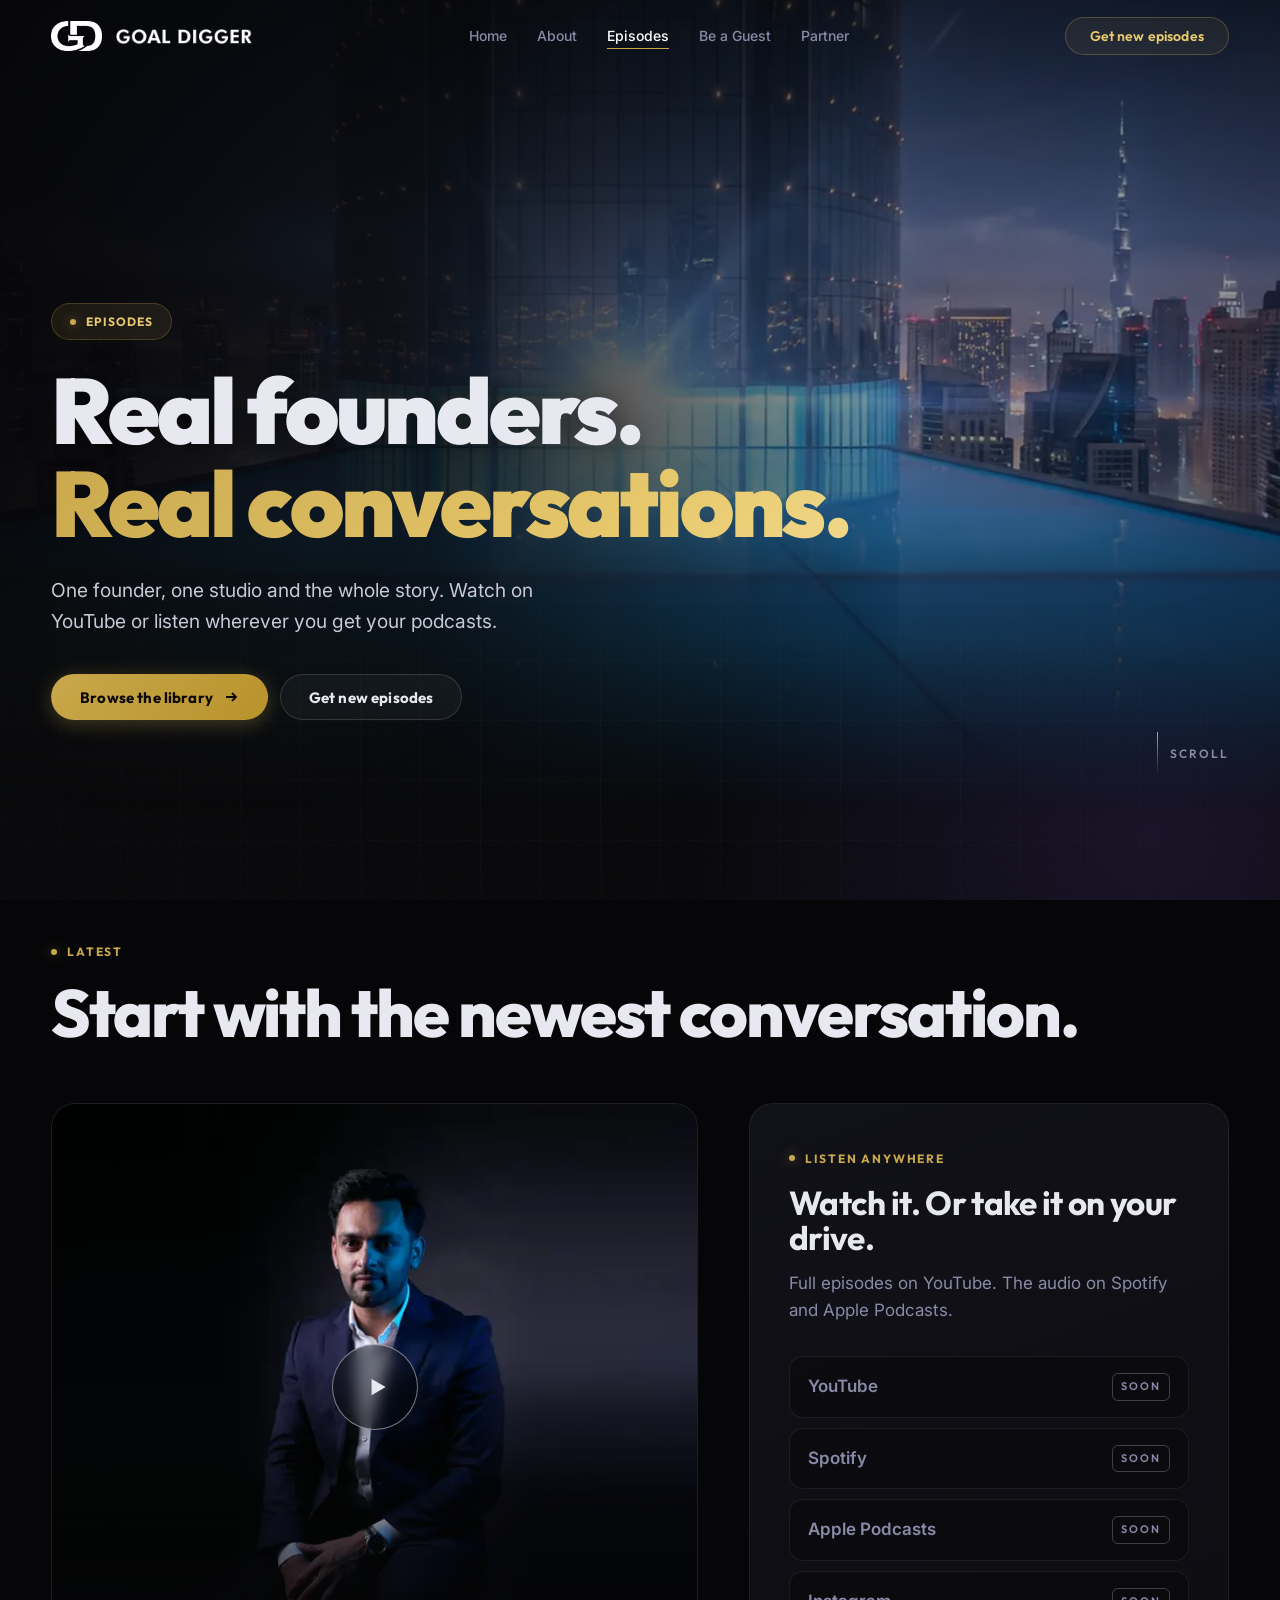
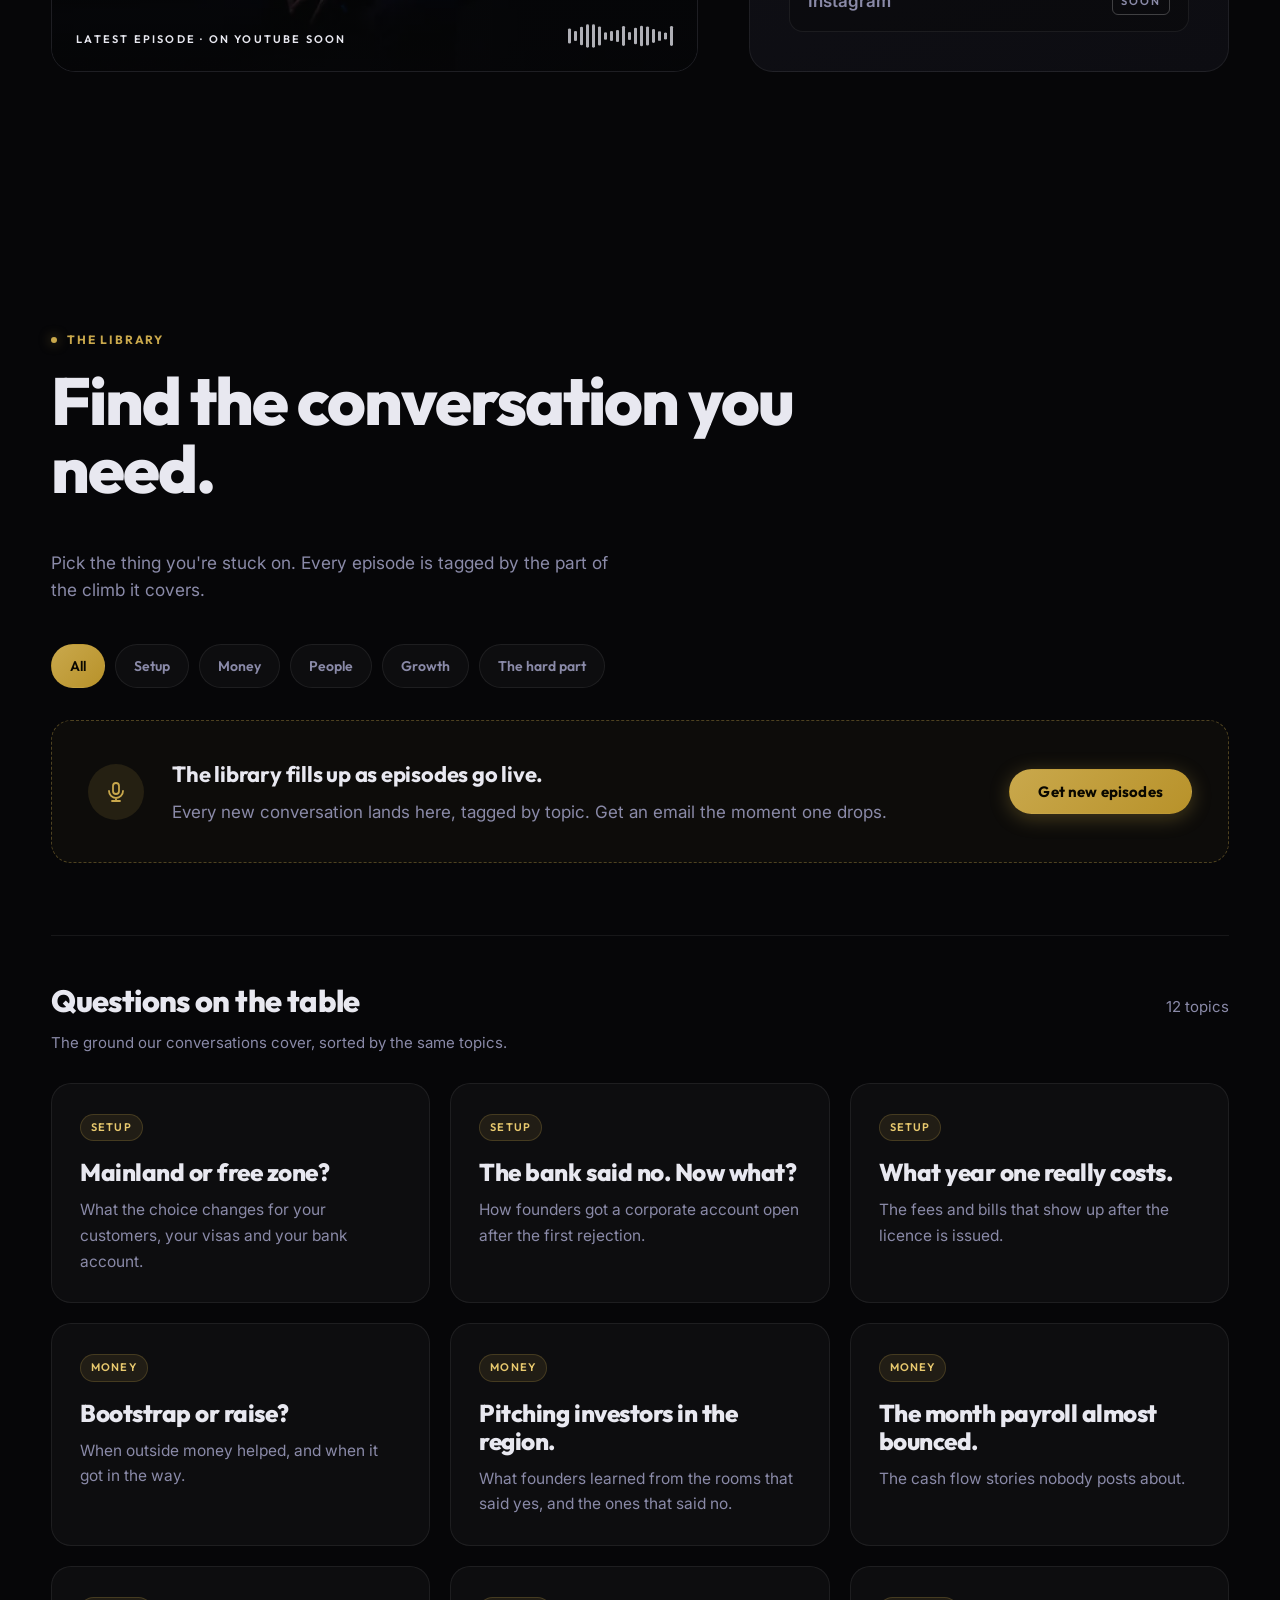
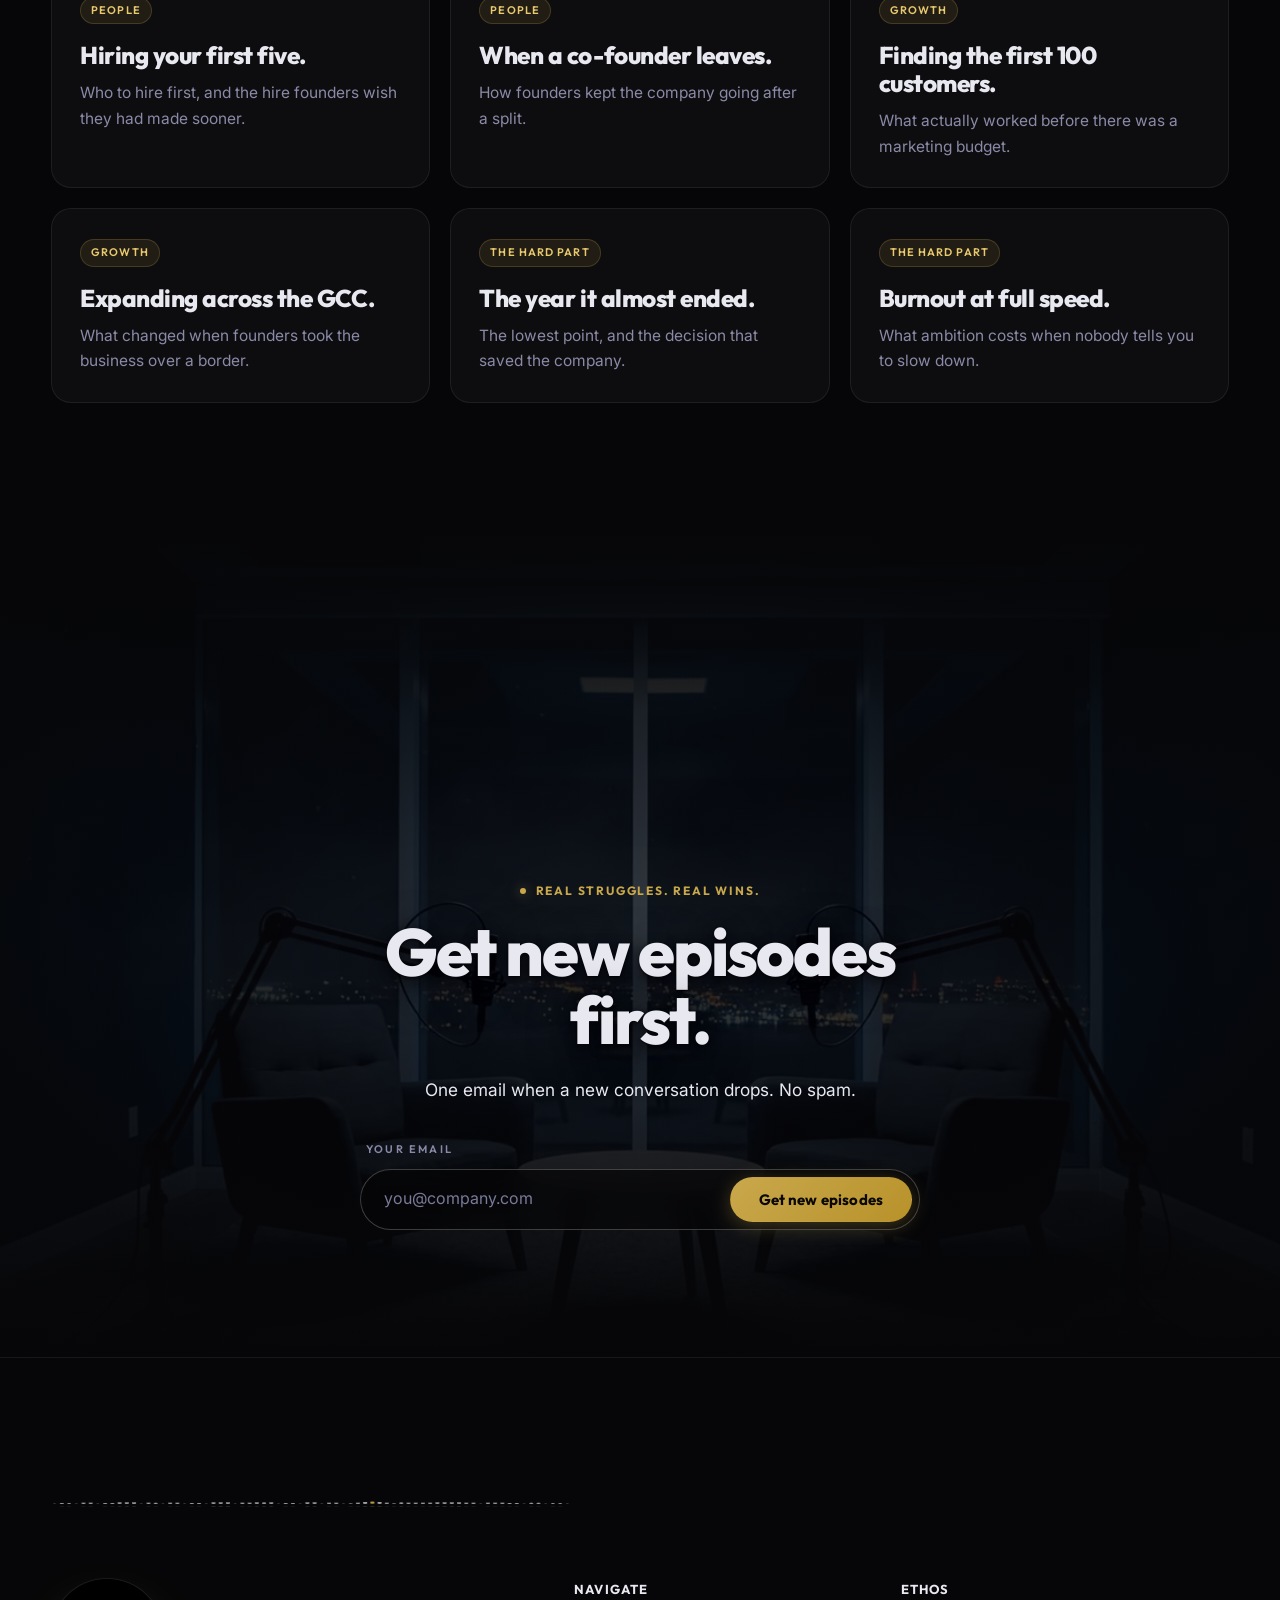
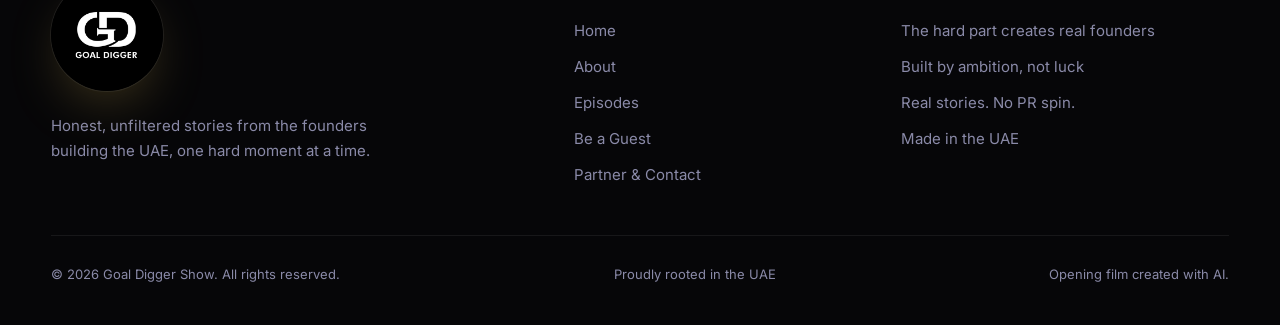
<file: episodes.html>
<!doctype html>
<html lang="en">
<head>
<meta charset="utf-8">
<meta name="viewport" content="width=device-width, initial-scale=1">
<title>Episodes | Goal Digger Show</title>
<meta name="description" content="Real founders, real conversations. Browse Goal Digger episodes by topic: setup, money, people, growth and the hard part.">
<meta name="theme-color" content="#060608">
<meta property="og:type" content="website">
<meta property="og:title" content="Episodes | Goal Digger Show">
<meta property="og:description" content="Real founders, real conversations. Browse Goal Digger episodes by topic: setup, money, people, growth and the hard part.">
<meta property="og:image" content="https://goaldiggershow.vercel.app/assets/og.jpg">
<meta property="og:url" content="https://goaldiggershow.vercel.app/episodes.html">
<meta name="twitter:card" content="summary_large_image">
<link rel="icon" type="image/png" sizes="48x48" href="assets/favicon-48.png">
<link rel="icon" type="image/png" sizes="192x192" href="assets/favicon-192.png">
<link rel="apple-touch-icon" href="assets/apple-touch-icon.png">
<link rel="preconnect" href="https://fonts.googleapis.com">
<link rel="preconnect" href="https://fonts.gstatic.com" crossorigin>
<link href="https://fonts.googleapis.com/css2?family=Outfit:wght@600;700;800;900&family=Inter:wght@400;500;600&display=swap" rel="stylesheet">
<link rel="stylesheet" href="assets/site.css">
</head>
<body>
<a class="skip" href="#main">Skip to content</a>
<div class="env" aria-hidden="true"></div>
<div class="gridbg" aria-hidden="true"></div>
<div class="grain" aria-hidden="true"></div>

<header class="nav" id="nav">
  <a class="brand" href="index.html" aria-label="Goal Digger, home">
    <img class="mark" src="assets/logo-mark.png" alt="" width="162" height="96">
    <img class="wordmark" src="assets/logo-text.png" alt="" width="656" height="72">
  </a>
  <nav aria-label="Main">
    <ul>
      <li><a href="index.html">Home</a></li>
      <li><a href="about.html">About</a></li>
      <li><a href="episodes.html" aria-current="page">Episodes</a></li>
      <li><a href="guest.html">Be a Guest</a></li>
      <li><a href="contact.html">Partner</a></li>
    </ul>
  </nav>
  <div class="nav-actions">
    <a class="btn btn-line" href="#subscribe">Get new episodes</a>
    <button class="menu-btn" id="menu-btn" type="button" aria-expanded="false" aria-controls="mmenu" aria-label="Open menu"><span></span><span></span><span></span></button>
  </div>
</header>
<nav class="mmenu" id="mmenu" aria-label="Mobile">
  <a href="index.html">Home</a>
  <a href="about.html">About</a>
  <a href="episodes.html" aria-current="page">Episodes</a>
  <a href="guest.html">Be a Guest</a>
  <a href="contact.html">Partner</a>
  <a class="btn btn-accent" href="#subscribe">Get new episodes</a>
</nav>

<main id="main" tabindex="-1">

  <section class="phero" data-live style="--pos:62% 50%">
    <div class="phero-media" aria-hidden="true"><picture><source type="image/webp" srcset="assets/still-deck-960.webp 960w, assets/still-deck-1280.webp 1280w, assets/still-deck.webp 1920w" sizes="100vw"><img src="assets/still-deck.jpg" srcset="assets/still-deck-960.jpg 960w, assets/still-deck-1280.jpg 1280w, assets/still-deck.jpg 1920w" sizes="100vw" alt="" width="1920" height="1080" loading="eager" fetchpriority="high" decoding="async"></picture></div>
    <div class="inner">
      <span class="kicker badge">Episodes</span>
      <h1 class="display">Real founders.<br><span class="gold shimmer">Real conversations.</span></h1>
      <p class="lede">One founder, one studio and the whole story. Watch on YouTube or listen wherever you get your podcasts.</p>
      <div class="row">
        <a class="btn btn-accent" href="#library">Browse the library <svg viewBox="0 0 16 16" fill="none" stroke="currentColor" stroke-width="1.8" aria-hidden="true"><path d="M3 8h10M9 4l4 4-4 4"/></svg></a>
        <a class="btn btn-ghost" href="#subscribe">Get new episodes</a>
      </div>
    </div>
    <div class="pcue" aria-hidden="true"><i></i>Scroll</div>
  </section>

  <section class="block episodes reveal" id="latest" data-live>
    <div class="wrap">
      <span class="kicker part">Latest</span>
      <h2 class="title part" style="--d:1">Start with the newest conversation.</h2>
      <div class="grid">
        <a class="feature part" style="--d:2" data-link="youtube" target="_blank" rel="noopener">
          <picture><source type="image/webp" srcset="assets/host-wide-960.webp 960w, assets/host-wide-1280.webp 1280w, assets/host-wide.webp 1920w" sizes="(max-width: 900px) 92vw, 55vw"><img src="assets/host-wide.jpg" srcset="assets/host-wide-960.jpg 960w, assets/host-wide-1280.jpg 1280w, assets/host-wide.jpg 1920w" sizes="(max-width: 900px) 92vw, 55vw" alt="" width="1920" height="1080" loading="lazy" decoding="async"></picture>
          <span class="play" aria-hidden="true"><svg viewBox="0 0 24 24" fill="currentColor"><path d="M7 4.5v15l13-7.5z"/></svg></span>
          <span class="meta"><span>LATEST EPISODE · WATCH ON YOUTUBE</span><span class="strip" aria-hidden="true"></span></span>
          <span class="sr-only">Watch the latest episode on YouTube</span>
        </a>
        <div class="listen part" style="--d:3">
          <div>
            <span class="kicker">Listen anywhere</span>
            <h3>Watch it. Or take it on your drive.</h3>
            <p>Full episodes on YouTube. The audio on Spotify and Apple Podcasts.</p>
          </div>
          <div class="platforms">
            <a class="platform" data-link="youtube" target="_blank" rel="noopener"><b>YouTube</b><svg viewBox="0 0 16 16" fill="none" stroke="currentColor" stroke-width="1.8" aria-hidden="true"><path d="M3 8h10M9 4l4 4-4 4"/></svg></a>
            <a class="platform" data-link="spotify" target="_blank" rel="noopener"><b>Spotify</b><svg viewBox="0 0 16 16" fill="none" stroke="currentColor" stroke-width="1.8" aria-hidden="true"><path d="M3 8h10M9 4l4 4-4 4"/></svg></a>
            <a class="platform" data-link="apple" target="_blank" rel="noopener"><b>Apple Podcasts</b><svg viewBox="0 0 16 16" fill="none" stroke="currentColor" stroke-width="1.8" aria-hidden="true"><path d="M3 8h10M9 4l4 4-4 4"/></svg></a>
            <a class="platform" data-link="instagram" target="_blank" rel="noopener"><b>Instagram</b><svg viewBox="0 0 16 16" fill="none" stroke="currentColor" stroke-width="1.8" aria-hidden="true"><path d="M3 8h10M9 4l4 4-4 4"/></svg></a>
          </div>
        </div>
      </div>
    </div>
  </section>

  <section class="block reveal" id="library" data-live>
    <div class="wrap">
      <div class="shead">
        <div>
          <span class="kicker part">The library</span>
          <h2 class="title part" style="--d:1">Find the conversation you need.</h2>
        </div>
        <p class="lede part" style="--d:2">Pick the thing you&#39;re stuck on. Every episode is tagged by the part of the climb it covers.</p>
      </div>
      <div class="filters part" style="--d:3" role="group" aria-label="Filter by topic">
          <button class="filter" type="button" data-filter="all" aria-pressed="true">All</button>
          <button class="filter" type="button" data-filter="setup" aria-pressed="false">Setup</button>
          <button class="filter" type="button" data-filter="money" aria-pressed="false">Money</button>
          <button class="filter" type="button" data-filter="people" aria-pressed="false">People</button>
          <button class="filter" type="button" data-filter="growth" aria-pressed="false">Growth</button>
          <button class="filter" type="button" data-filter="hard" aria-pressed="false">The hard part</button>
      </div>
      <div class="eplist" id="eplist"></div>
      <div class="empty part" style="--d:4" data-hide-if="episodes">
        <span class="ic"><svg viewBox="0 0 24 24" fill="none" stroke="currentColor" stroke-width="1.8" stroke-linecap="round" stroke-linejoin="round" aria-hidden="true"><rect x="9" y="3" width="6" height="11" rx="3"/><path d="M5 11a7 7 0 0 0 14 0M12 18v3M8 21h8"/></svg></span>
        <div><h3>The library fills up as episodes go live.</h3><p>Every new conversation lands here, tagged by topic. Get an email the moment one drops.</p></div>
        <a class="btn btn-accent" href="#subscribe">Get new episodes</a>
      </div>
      <div class="sub-head part" style="--d:5">
        <div><h3>Questions on the table</h3><p class="sub-note">The ground our conversations cover, sorted by the same topics.</p></div>
        <p id="filtercount" aria-live="polite">12 topics</p>
      </div>
      <div class="qgrid" id="qgrid">
        <article class="qcard part" data-topic="setup" style="--d:6"><span class="tag">Setup</span><h3>Mainland or free zone?</h3><p>What the choice changes for your customers, your visas and your bank account.</p></article>
        <article class="qcard part" data-topic="setup" style="--d:7"><span class="tag">Setup</span><h3>The bank said no. Now what?</h3><p>How founders got a corporate account open after the first rejection.</p></article>
        <article class="qcard part" data-topic="setup" style="--d:8"><span class="tag">Setup</span><h3>What year one really costs.</h3><p>The fees and bills that show up after the licence is issued.</p></article>
        <article class="qcard part" data-topic="money" style="--d:6"><span class="tag">Money</span><h3>Bootstrap or raise?</h3><p>When outside money helped, and when it got in the way.</p></article>
        <article class="qcard part" data-topic="money" style="--d:7"><span class="tag">Money</span><h3>Pitching investors in the region.</h3><p>What founders learned from the rooms that said yes, and the ones that said no.</p></article>
        <article class="qcard part" data-topic="money" style="--d:8"><span class="tag">Money</span><h3>The month payroll almost bounced.</h3><p>The cash flow stories nobody posts about.</p></article>
        <article class="qcard part" data-topic="people" style="--d:6"><span class="tag">People</span><h3>Hiring your first five.</h3><p>Who to hire first, and the hire founders wish they had made sooner.</p></article>
        <article class="qcard part" data-topic="people" style="--d:7"><span class="tag">People</span><h3>When a co-founder leaves.</h3><p>How founders kept the company going after a split.</p></article>
        <article class="qcard part" data-topic="growth" style="--d:8"><span class="tag">Growth</span><h3>Finding the first 100 customers.</h3><p>What actually worked before there was a marketing budget.</p></article>
        <article class="qcard part" data-topic="growth" style="--d:6"><span class="tag">Growth</span><h3>Expanding across the GCC.</h3><p>What changed when founders took the business over a border.</p></article>
        <article class="qcard part" data-topic="hard" style="--d:7"><span class="tag">The hard part</span><h3>The year it almost ended.</h3><p>The lowest point, and the decision that saved the company.</p></article>
        <article class="qcard part" data-topic="hard" style="--d:8"><span class="tag">The hard part</span><h3>Burnout at full speed.</h3><p>What ambition costs when nobody tells you to slow down.</p></article>
      </div>
    </div>
  </section>

  <section class="subscribe reveal" id="subscribe" data-live>
    <picture><source type="image/webp" srcset="assets/still-studio-960.webp 960w, assets/still-studio-1280.webp 1280w, assets/still-studio.webp 1920w" sizes="100vw"><img class="bg" src="assets/still-studio.jpg" srcset="assets/still-studio-960.jpg 960w, assets/still-studio-1280.jpg 1280w, assets/still-studio.jpg 1920w" sizes="100vw" alt="" width="1920" height="1080" loading="lazy" decoding="async"></picture>
    <canvas class="dust" aria-hidden="true"></canvas>
    <div class="wrap block subwrap">
      <span class="kicker part">Real struggles. Real wins.</span>
      <h2 class="title part" style="--d:1">Get new episodes first.</h2>
      <p class="lede part" style="--d:2">One email when a new conversation drops. No spam.</p>
      <form class="form subform part" style="--d:3" novalidate>
        <label for="sub-email">Your email</label>
        <div class="field">
          <input id="sub-email" name="email" type="email" autocomplete="email" placeholder="you@company.com" required>
          <button class="btn btn-accent" type="submit">Get new episodes</button>
        </div>
        <p class="note" aria-live="polite"></p>
      </form>
      <div class="success" role="status">You're in. See you at the next episode.</div>
    </div>
  </section>

</main>

<footer>
  <div class="wrap">
    <div data-wave="footer" data-scrub></div>
    <div class="fgrid">
      <div class="fbrand">
        <a class="brand brand-foot" href="index.html" aria-label="Goal Digger, home">
          <img class="circle" src="assets/logo-circle.png" alt="" width="400" height="400" loading="lazy" decoding="async">
        </a>
        <p class="ftag">Honest, unfiltered stories from the founders building the UAE, one hard moment at a time.</p>
      </div>
      <nav class="fcol" aria-label="Footer">
        <h3>Navigate</h3>
        <ul>
          <li><a href="index.html">Home</a></li>
          <li><a href="about.html">About</a></li>
          <li><a href="episodes.html">Episodes</a></li>
          <li><a href="guest.html">Be a Guest</a></li>
          <li><a href="contact.html">Partner &amp; Contact</a></li>
          <li data-needs="youtube"><a data-link="youtube" target="_blank" rel="noopener">YouTube</a></li>
          <li data-needs="spotify"><a data-link="spotify" target="_blank" rel="noopener">Spotify</a></li>
          <li data-needs="apple"><a data-link="apple" target="_blank" rel="noopener">Apple Podcasts</a></li>
          <li data-needs="instagram"><a data-link="instagram" target="_blank" rel="noopener">Instagram</a></li>
        </ul>
      </nav>
      <div class="fcol">
        <h3>Ethos</h3>
        <ul>
          <li>The hard part creates real founders</li>
          <li>Built by ambition, not luck</li>
          <li>Real stories. No PR spin.</li>
          <li>Made in the UAE</li>
        </ul>
      </div>
    </div>
    <div class="fine"><span>&copy; <span data-year>2026</span> Goal Digger Show. All rights reserved.</span><span>Proudly rooted in the UAE</span><span>Opening film created with AI.</span></div>
  </div>
</footer>

<script src="assets/site.js"></script>
</body>
</html>
</file>
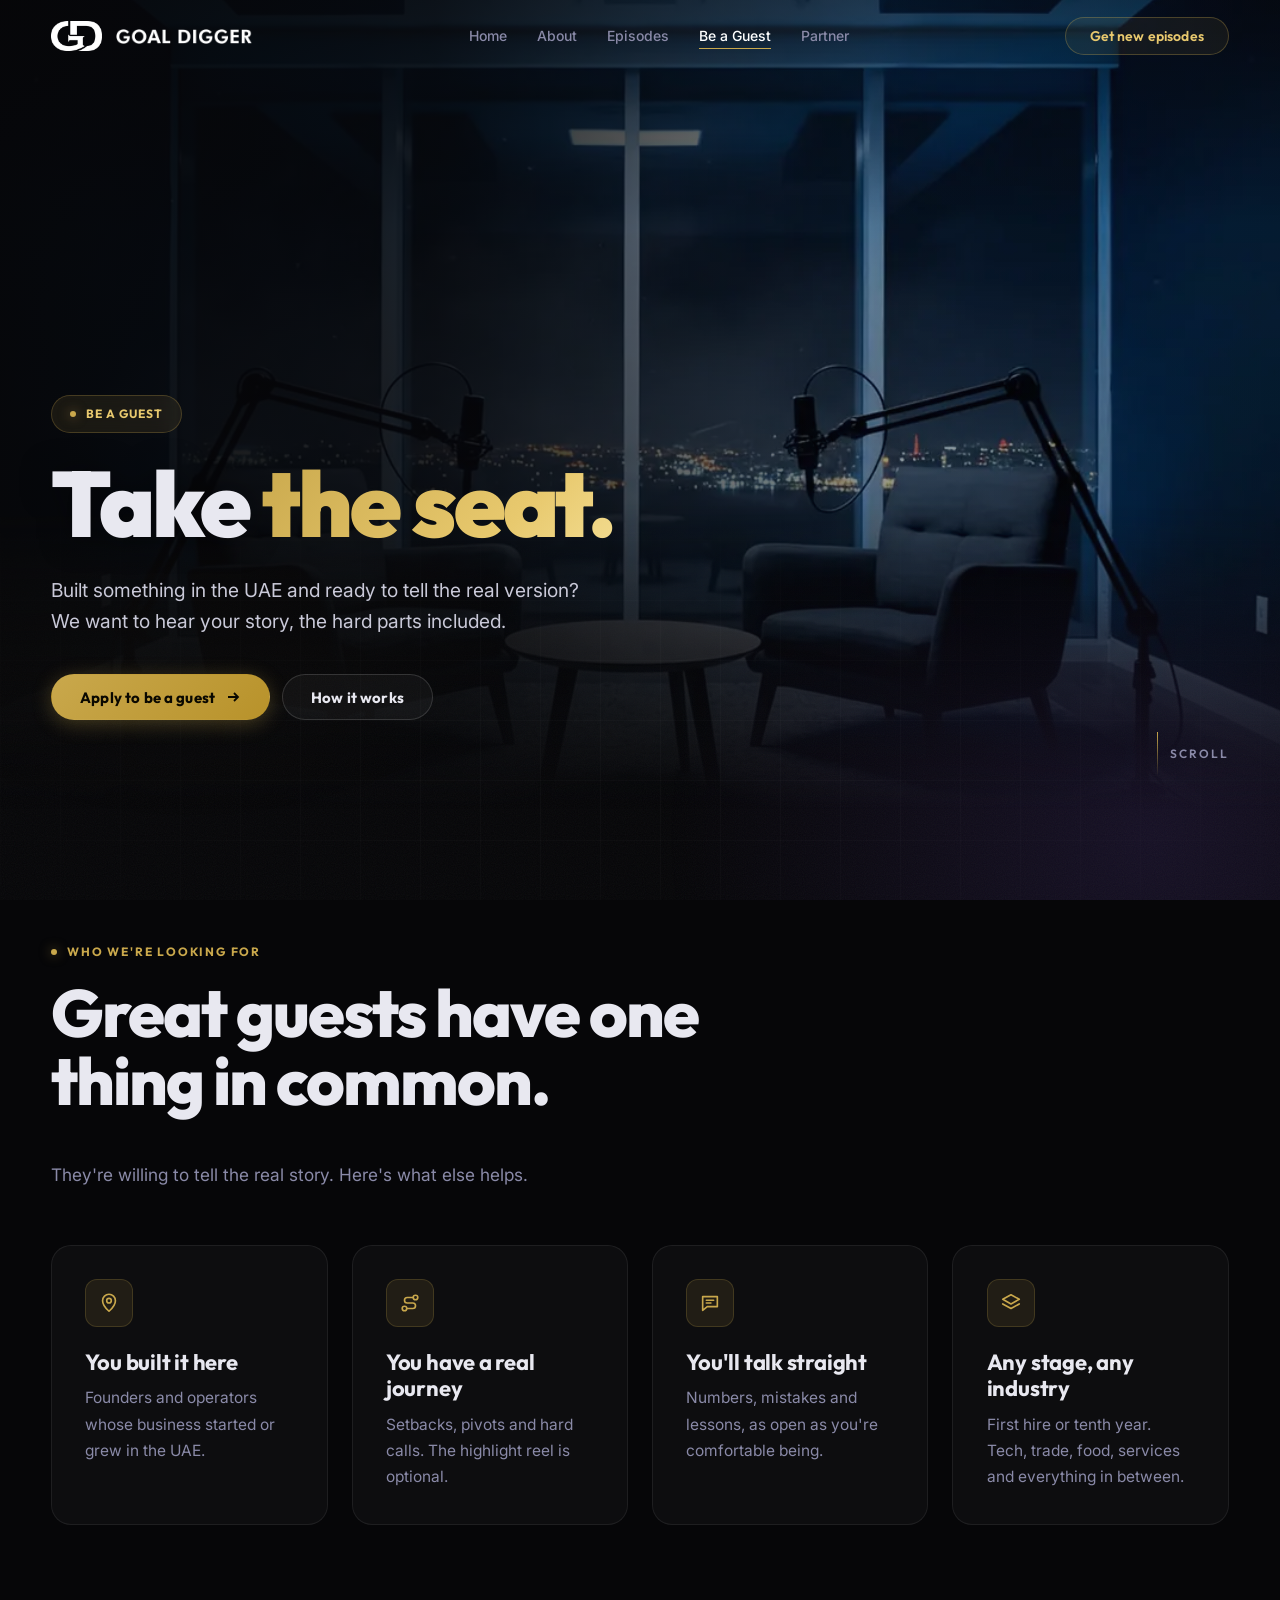
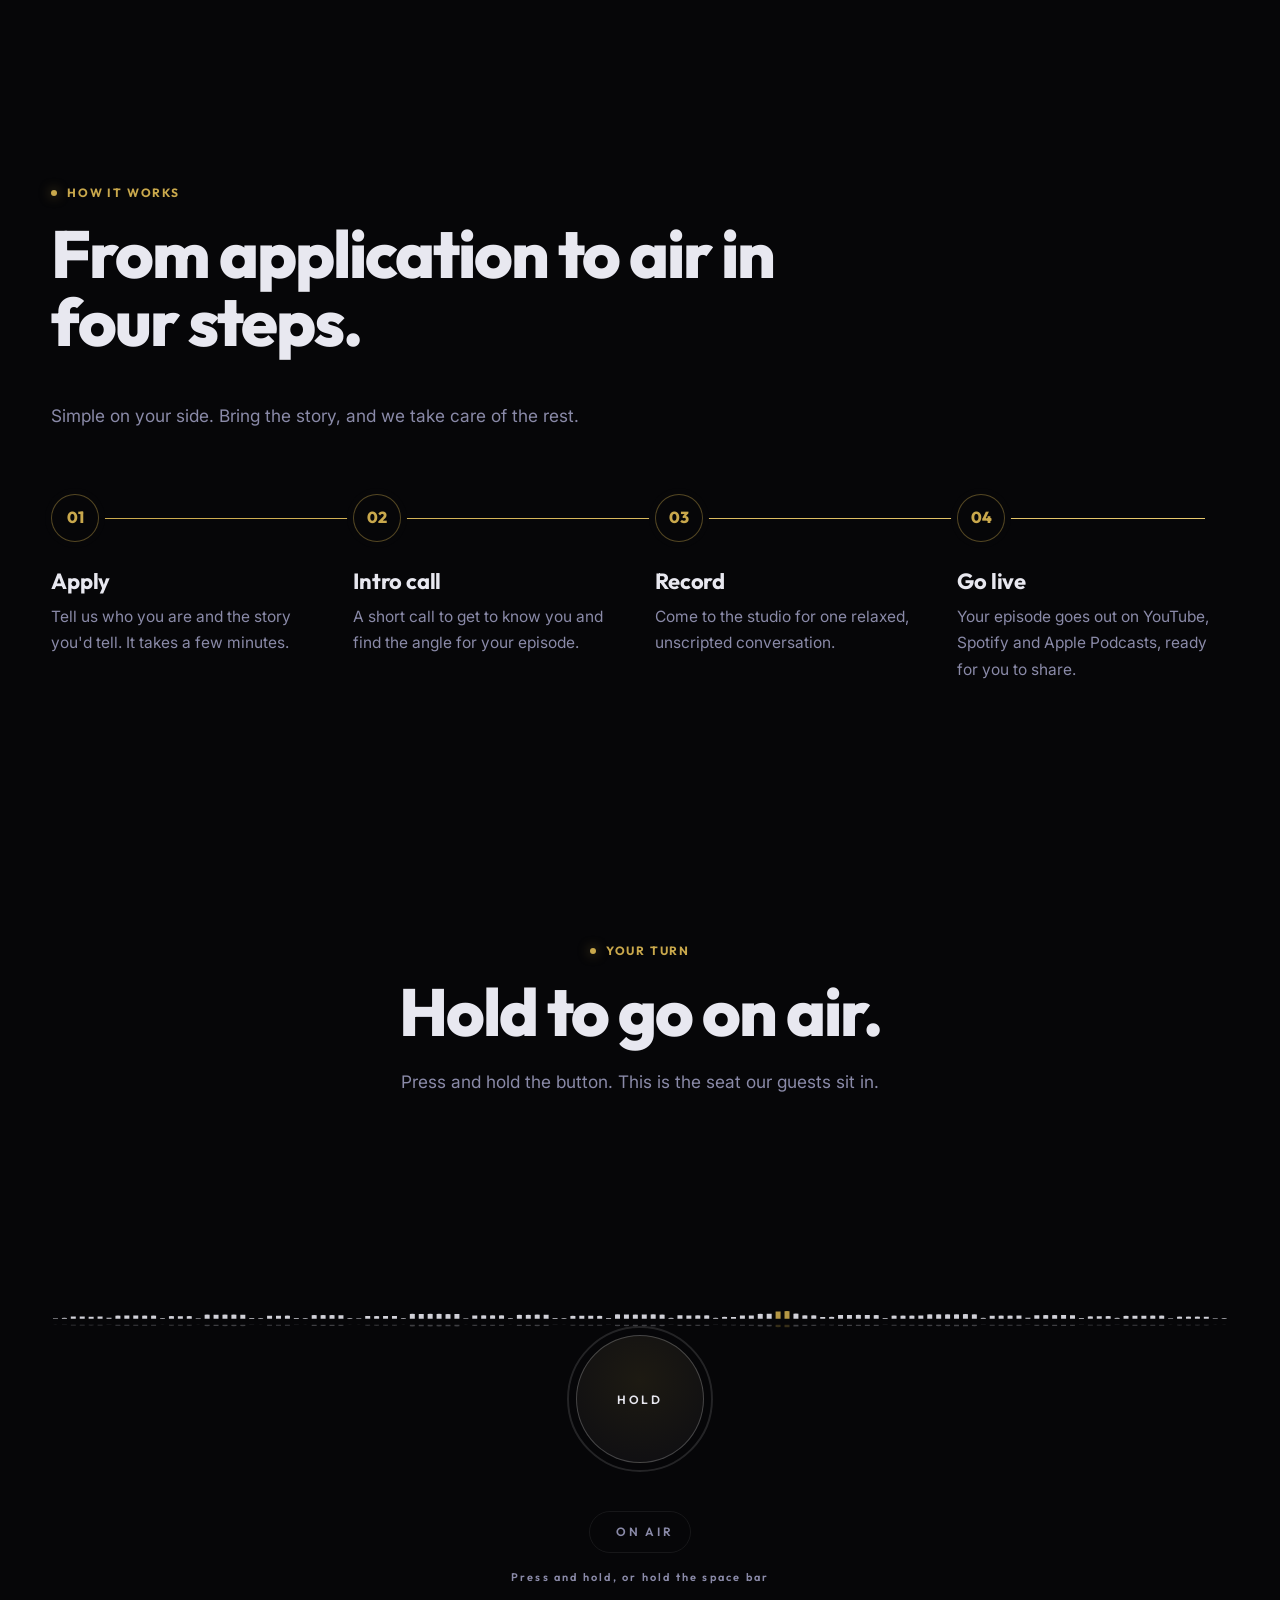
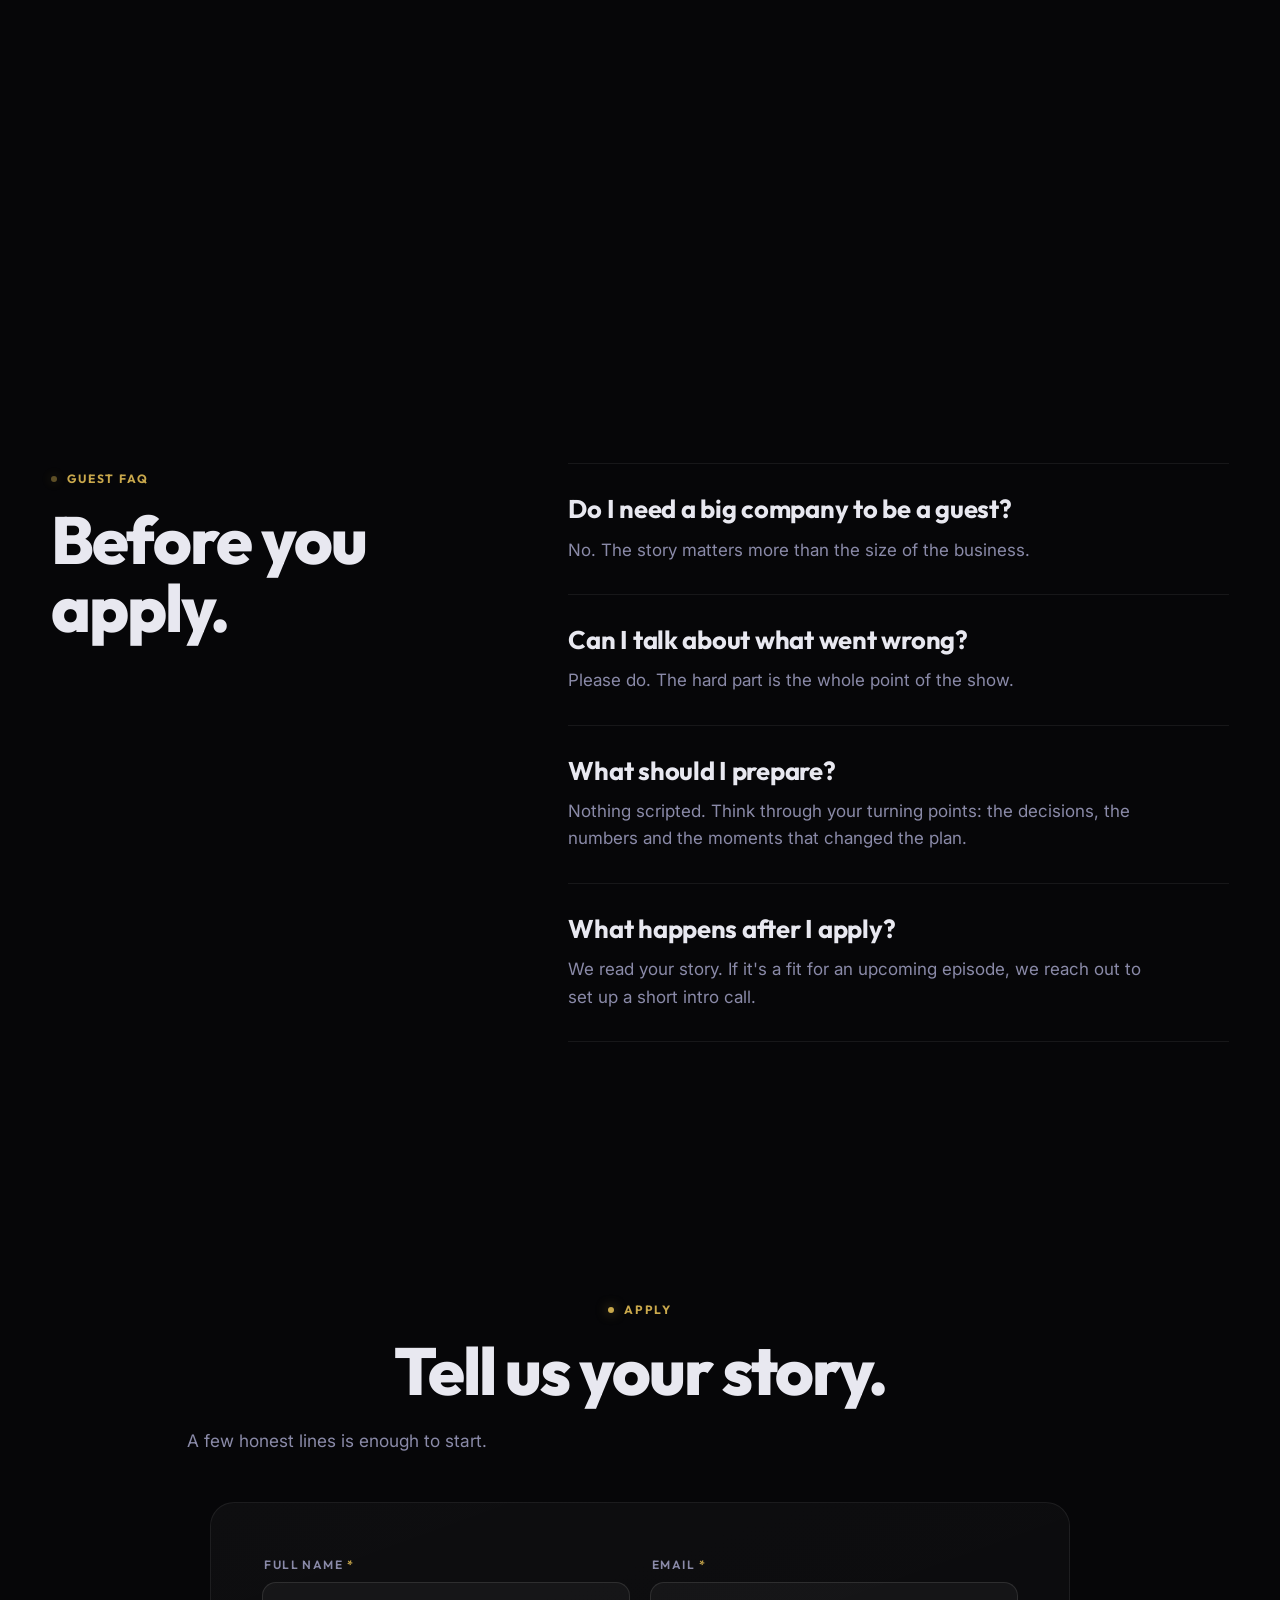
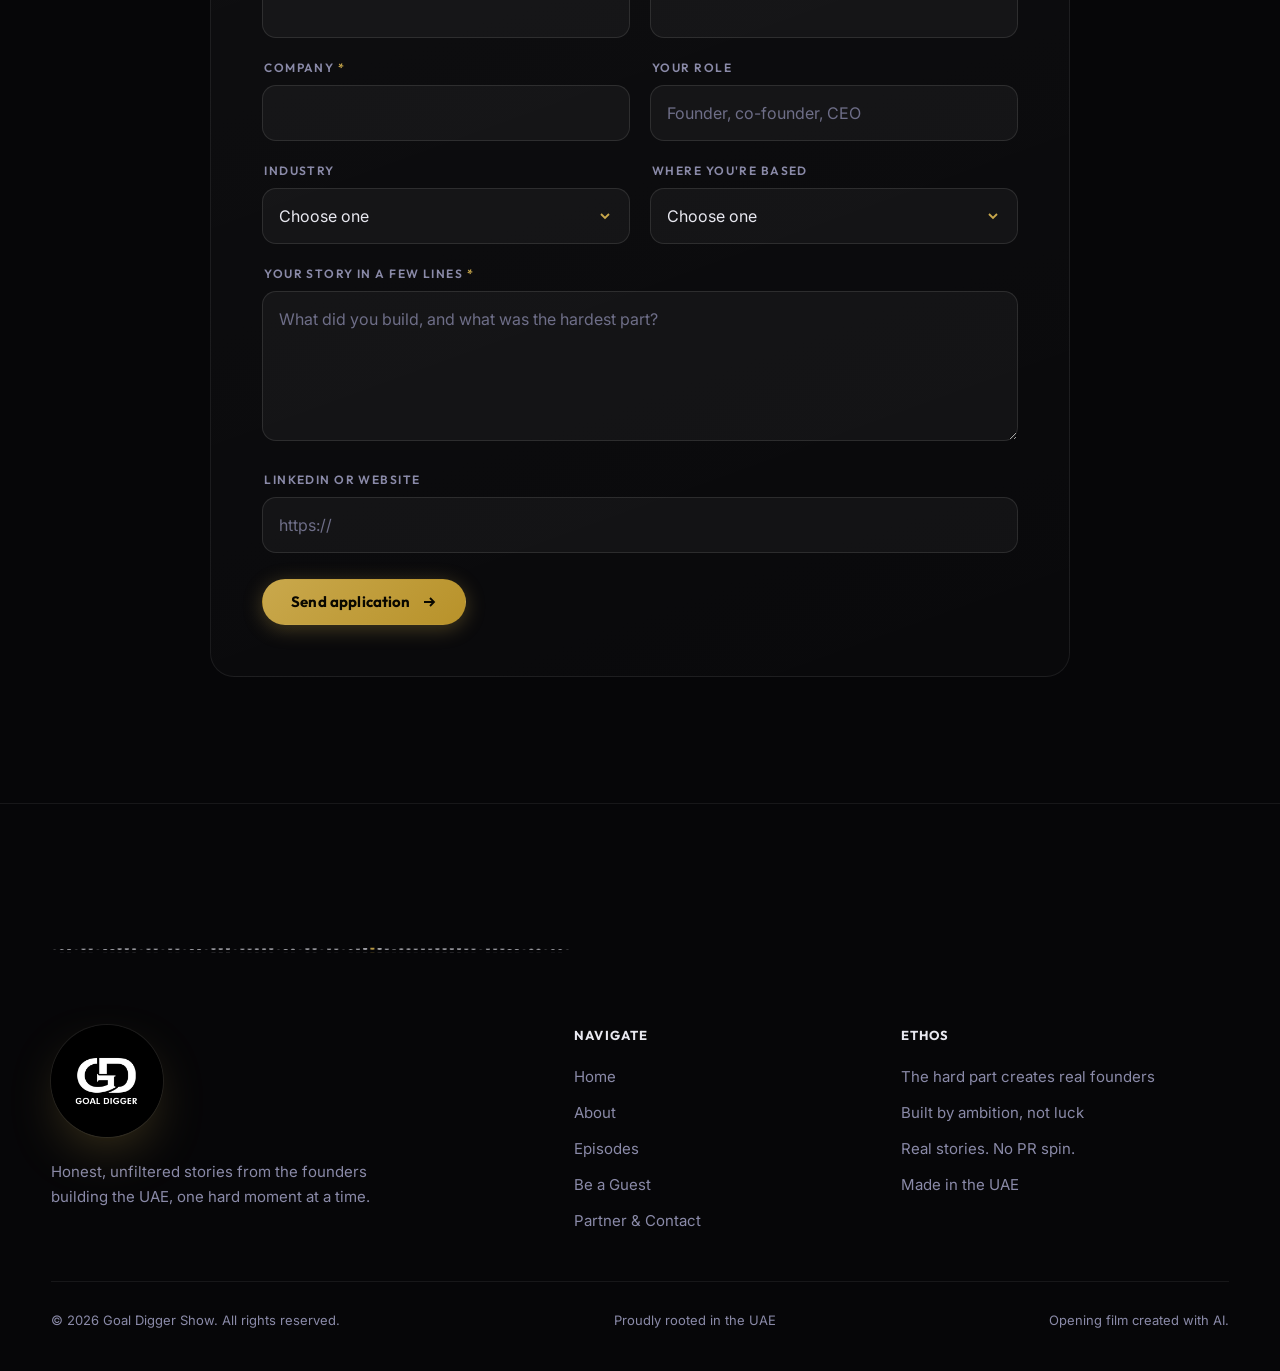
<file: guest.html>
<!doctype html>
<html lang="en">
<head>
<meta charset="utf-8">
<meta name="viewport" content="width=device-width, initial-scale=1">
<title>Be a Guest | Goal Digger Show</title>
<meta name="description" content="Built something in the UAE and ready to tell the real version? Apply to be a guest on Goal Digger.">
<meta name="theme-color" content="#060608">
<meta property="og:type" content="website">
<meta property="og:title" content="Be a Guest | Goal Digger Show">
<meta property="og:description" content="Built something in the UAE and ready to tell the real version? Apply to be a guest on Goal Digger.">
<meta property="og:image" content="https://goaldiggershow.vercel.app/assets/og.jpg">
<meta property="og:url" content="https://goaldiggershow.vercel.app/guest.html">
<meta name="twitter:card" content="summary_large_image">
<link rel="icon" type="image/png" sizes="48x48" href="assets/favicon-48.png">
<link rel="icon" type="image/png" sizes="192x192" href="assets/favicon-192.png">
<link rel="apple-touch-icon" href="assets/apple-touch-icon.png">
<link rel="preconnect" href="https://fonts.googleapis.com">
<link rel="preconnect" href="https://fonts.gstatic.com" crossorigin>
<link href="https://fonts.googleapis.com/css2?family=Outfit:wght@600;700;800;900&family=Inter:wght@400;500;600&display=swap" rel="stylesheet">
<link rel="stylesheet" href="assets/site.css">
</head>
<body>
<a class="skip" href="#main">Skip to content</a>
<div class="env" aria-hidden="true"></div>
<div class="gridbg" aria-hidden="true"></div>
<div class="grain" aria-hidden="true"></div>

<header class="nav" id="nav">
  <a class="brand" href="index.html" aria-label="Goal Digger, home">
    <img class="mark" src="assets/logo-mark.png" alt="" width="162" height="96">
    <img class="wordmark" src="assets/logo-text.png" alt="" width="656" height="72">
  </a>
  <nav aria-label="Main">
    <ul>
      <li><a href="index.html">Home</a></li>
      <li><a href="about.html">About</a></li>
      <li><a href="episodes.html">Episodes</a></li>
      <li><a href="guest.html" aria-current="page">Be a Guest</a></li>
      <li><a href="contact.html">Partner</a></li>
    </ul>
  </nav>
  <div class="nav-actions">
    <a class="btn btn-line" href="index.html#subscribe">Get new episodes</a>
    <button class="menu-btn" id="menu-btn" type="button" aria-expanded="false" aria-controls="mmenu" aria-label="Open menu"><span></span><span></span><span></span></button>
  </div>
</header>
<nav class="mmenu" id="mmenu" aria-label="Mobile">
  <a href="index.html">Home</a>
  <a href="about.html">About</a>
  <a href="episodes.html">Episodes</a>
  <a href="guest.html" aria-current="page">Be a Guest</a>
  <a href="contact.html">Partner</a>
  <a class="btn btn-accent" href="index.html#subscribe">Get new episodes</a>
</nav>

<main id="main" tabindex="-1">

  <section class="phero" data-live style="--pos:55% 60%">
    <div class="phero-media" aria-hidden="true"><picture><source type="image/webp" srcset="assets/still-studio-960.webp 960w, assets/still-studio-1280.webp 1280w, assets/still-studio.webp 1920w" sizes="100vw"><img src="assets/still-studio.jpg" srcset="assets/still-studio-960.jpg 960w, assets/still-studio-1280.jpg 1280w, assets/still-studio.jpg 1920w" sizes="100vw" alt="" width="1920" height="1080" loading="eager" fetchpriority="high" decoding="async"></picture></div>
    <div class="inner">
      <span class="kicker badge">Be a guest</span>
      <h1 class="display">Take <span class="gold shimmer">the seat.</span></h1>
      <p class="lede">Built something in the UAE and ready to tell the real version? We want to hear your story, the hard parts included.</p>
      <div class="row">
        <a class="btn btn-accent" href="#apply">Apply to be a guest <svg viewBox="0 0 16 16" fill="none" stroke="currentColor" stroke-width="1.8" aria-hidden="true"><path d="M3 8h10M9 4l4 4-4 4"/></svg></a>
        <a class="btn btn-ghost" href="#process">How it works</a>
      </div>
    </div>
    <div class="pcue" aria-hidden="true"><i></i>Scroll</div>
  </section>

  <section class="block reveal" id="looking" data-live>
    <div class="wrap">
      <div class="shead">
        <div>
          <span class="kicker part">Who we're looking for</span>
          <h2 class="title part" style="--d:1">Great guests have one thing in common.</h2>
        </div>
        <p class="lede part" style="--d:2">They&#39;re willing to tell the real story. Here&#39;s what else helps.</p>
      </div>
      <div class="cards four">
        <article class="card part" style="--d:3"><span class="ic"><svg viewBox="0 0 24 24" fill="none" stroke="currentColor" stroke-width="1.8" stroke-linecap="round" stroke-linejoin="round" aria-hidden="true"><path d="M12 21s-7-6.2-7-11.5A7 7 0 0 1 19 9.5C19 14.8 12 21 12 21z"/><circle cx="12" cy="9.5" r="2.5"/></svg></span><h3>You built it here</h3><p>Founders and operators whose business started or grew in the UAE.</p></article>
        <article class="card part" style="--d:4"><span class="ic"><svg viewBox="0 0 24 24" fill="none" stroke="currentColor" stroke-width="1.8" stroke-linecap="round" stroke-linejoin="round" aria-hidden="true"><circle cx="6" cy="18" r="2.5"/><circle cx="18" cy="6" r="2.5"/><path d="M8.5 18H15a3 3 0 0 0 0-6H9a3 3 0 0 1 0-6h6.5"/></svg></span><h3>You have a real journey</h3><p>Setbacks, pivots and hard calls. The highlight reel is optional.</p></article>
        <article class="card part" style="--d:5"><span class="ic"><svg viewBox="0 0 24 24" fill="none" stroke="currentColor" stroke-width="1.8" stroke-linecap="round" stroke-linejoin="round" aria-hidden="true"><path d="M4 5h16v11H9l-5 4z"/><path d="M8 9h8M8 12h5"/></svg></span><h3>You'll talk straight</h3><p>Numbers, mistakes and lessons, as open as you're comfortable being.</p></article>
        <article class="card part" style="--d:6"><span class="ic"><svg viewBox="0 0 24 24" fill="none" stroke="currentColor" stroke-width="1.8" stroke-linecap="round" stroke-linejoin="round" aria-hidden="true"><path d="M12 3l9 5-9 5-9-5 9-5zM3 13l9 5 9-5"/></svg></span><h3>Any stage, any industry</h3><p>First hire or tenth year. Tech, trade, food, services and everything in between.</p></article>
      </div>
    </div>
  </section>

  <section class="block reveal" id="process" data-live>
    <div class="wrap">
      <div class="shead">
        <div>
          <span class="kicker part">How it works</span>
          <h2 class="title part" style="--d:1">From application to air in four steps.</h2>
        </div>
        <p class="lede part" style="--d:2">Simple on your side. Bring the story, and we take care of the rest.</p>
      </div>
      <div class="steps" data-scrub>
        <i class="sline" aria-hidden="true"></i>
        <div class="step part" style="--d:3"><span class="dot">01</span><h3>Apply</h3><p>Tell us who you are and the story you'd tell. It takes a few minutes.</p></div>
        <div class="step part" style="--d:4"><span class="dot">02</span><h3>Intro call</h3><p>A short call to get to know you and find the angle for your episode.</p></div>
        <div class="step part" style="--d:5"><span class="dot">03</span><h3>Record</h3><p>Come to the studio for one relaxed, unscripted conversation.</p></div>
        <div class="step part" style="--d:6"><span class="dot">04</span><h3>Go live</h3><p>Your episode goes out on YouTube, Spotify and Apple Podcasts, ready for you to share.</p></div>
      </div>
    </div>
  </section>

  <!-- the one interactive moment -->
  <section class="block onair reveal" id="onair" data-live>
    <div class="wrap">
      <span class="kicker part">Your turn</span>
      <h2 class="title part" style="--d:1">Hold to go on air.</h2>
      <p class="lede part" style="--d:2">Press and hold the button. This is the seat our guests sit in.</p>
      <div class="airbox part" style="--d:3" id="airbox">
        <div data-wave="air"></div>
        <div class="holder">
          <svg class="ring2" viewBox="0 0 156 156" aria-hidden="true"><circle cx="78" cy="78" r="72" fill="none" stroke="rgba(255,255,255,.12)" stroke-width="2"/><circle class="fill" cx="78" cy="78" r="72" fill="none" stroke-width="3" stroke-linecap="round"/></svg>
          <button class="hold" id="hold" type="button" aria-describedby="holdhint"><span>HOLD</span></button>
        </div>
        <div class="onlamp" aria-hidden="true"><i class="lamp"></i>ON AIR</div>
        <p class="hint" id="holdhint">Press and hold, or hold the space bar</p>
        <div class="payoff" aria-live="polite">
          <p class="line">Every founder has one story they never tell on LinkedIn.</p>
          <p class="after">We ask for that one.</p>
          <div class="row"><a class="btn btn-accent" href="#apply">Apply to be a guest</a></div>
        </div>
      </div>
    </div>
  </section>

  <section class="block faq reveal" id="faq" data-live>
    <div class="wrap">
      <div class="sticky">
        <span class="kicker part">Guest FAQ</span>
        <h2 class="title part" style="--d:1">Before you apply.</h2>
      </div>
      <dl>
        <div class="item part" style="--d:2"><dt>Do I need a big company to be a guest?</dt><dd>No. The story matters more than the size of the business.</dd></div>
        <div class="item part" style="--d:3"><dt>Can I talk about what went wrong?</dt><dd>Please do. The hard part is the whole point of the show.</dd></div>
        <div class="item part" style="--d:4"><dt>What should I prepare?</dt><dd>Nothing scripted. Think through your turning points: the decisions, the numbers and the moments that changed the plan.</dd></div>
        <div class="item part" style="--d:5"><dt>What happens after I apply?</dt><dd>We read your story. If it's a fit for an upcoming episode, we reach out to set up a short intro call.</dd></div>
      </dl>
    </div>
  </section>

  <section class="block apply reveal" id="apply" data-live>
    <div class="wrap">
      <span class="kicker part">Apply</span>
      <h2 class="title part" style="--d:1">Tell us your story.</h2>
      <p class="lede part" style="--d:2">A few honest lines is enough to start.</p>
      <div class="formcard part" style="--d:3">
        <form class="bigform" data-kind="guest" novalidate>
          <div class="fld"><label for="g-name">Full name <em>*</em></label><input id="g-name" name="name" autocomplete="name" required></div>
          <div class="fld"><label for="g-email">Email <em>*</em></label><input id="g-email" name="email" type="email" autocomplete="email" required></div>
          <div class="fld"><label for="g-company">Company <em>*</em></label><input id="g-company" name="company" autocomplete="organization" required></div>
          <div class="fld"><label for="g-role">Your role</label><input id="g-role" name="role" autocomplete="organization-title" placeholder="Founder, co-founder, CEO"></div>
          <div class="fld"><label for="g-industry">Industry</label><select id="g-industry" name="industry"><option value="">Choose one</option><option>Technology</option><option>Food and hospitality</option><option>Retail and e-commerce</option><option>Real estate</option><option>Health and wellness</option><option>Professional services</option><option>Something else</option></select></div>
          <div class="fld"><label for="g-where">Where you're based</label><select id="g-where" name="based"><option value="">Choose one</option><option>Dubai</option><option>Abu Dhabi</option><option>Sharjah</option><option>Another emirate</option><option>Outside the UAE</option></select></div>
          <div class="fld full"><label for="g-story">Your story in a few lines <em>*</em></label><textarea id="g-story" name="story" required placeholder="What did you build, and what was the hardest part?"></textarea></div>
          <div class="fld full"><label for="g-link">LinkedIn or website</label><input id="g-link" name="link" type="url" inputmode="url" placeholder="https://"></div>
          <div class="actions"><button class="btn btn-accent" type="submit">Send application <svg viewBox="0 0 16 16" fill="none" stroke="currentColor" stroke-width="1.8" aria-hidden="true"><path d="M3 8h10M9 4l4 4-4 4"/></svg></button><p class="fnote" aria-live="polite"></p></div>
        </form>
        <div class="fsuccess" role="status"><span class="ic"><svg viewBox="0 0 24 24" fill="none" stroke="currentColor" stroke-width="1.8" stroke-linecap="round" stroke-linejoin="round" aria-hidden="true"><path d="M5 12.5l4.5 4.5L19 7.5"/></svg></span><h3>Application received.</h3><p>Thank you for putting your story forward. We'll be in touch if it's a fit.</p></div>
      </div>
    </div>
  </section>
</main>

<footer>
  <div class="wrap">
    <div data-wave="footer" data-scrub></div>
    <div class="fgrid">
      <div class="fbrand">
        <a class="brand brand-foot" href="index.html" aria-label="Goal Digger, home">
          <img class="circle" src="assets/logo-circle.png" alt="" width="400" height="400" loading="lazy" decoding="async">
        </a>
        <p class="ftag">Honest, unfiltered stories from the founders building the UAE, one hard moment at a time.</p>
      </div>
      <nav class="fcol" aria-label="Footer">
        <h3>Navigate</h3>
        <ul>
          <li><a href="index.html">Home</a></li>
          <li><a href="about.html">About</a></li>
          <li><a href="episodes.html">Episodes</a></li>
          <li><a href="guest.html">Be a Guest</a></li>
          <li><a href="contact.html">Partner &amp; Contact</a></li>
          <li data-needs="youtube"><a data-link="youtube" target="_blank" rel="noopener">YouTube</a></li>
          <li data-needs="spotify"><a data-link="spotify" target="_blank" rel="noopener">Spotify</a></li>
          <li data-needs="apple"><a data-link="apple" target="_blank" rel="noopener">Apple Podcasts</a></li>
          <li data-needs="instagram"><a data-link="instagram" target="_blank" rel="noopener">Instagram</a></li>
        </ul>
      </nav>
      <div class="fcol">
        <h3>Ethos</h3>
        <ul>
          <li>The hard part creates real founders</li>
          <li>Built by ambition, not luck</li>
          <li>Real stories. No PR spin.</li>
          <li>Made in the UAE</li>
        </ul>
      </div>
    </div>
    <div class="fine"><span>&copy; <span data-year>2026</span> Goal Digger Show. All rights reserved.</span><span>Proudly rooted in the UAE</span><span>Opening film created with AI.</span></div>
  </div>
</footer>

<script src="assets/site.js"></script>
</body>
</html>
</file>
<file: assets/site.css>
/* Goal Digger Show: shared site styles */
:root{
  /* Goal Digger brand system: void black, gold ambition, a whisper of purple */
  --canvas:#060608;
  --panel:#111118;
  --panel-2:#0d0d12;
  --accent:#c9a84c;
  --accent-hover:#e8c96e;
  --accent-muted:rgba(201,168,76,.18);
  --gold-grad:linear-gradient(135deg,#c9a84c 0%,#e8c96e 40%,#f5e199 60%,#c9a84c 100%);
  --gold-light:linear-gradient(135deg,#e8c96e 0%,#f5e199 50%,#e8c96e 100%);
  --purple:#8b5cf6;
  --text-secondary:#8a8aa8;
  --text-primary:#e8e8f0;
  --on-accent:#0a0800;
  --line:rgba(255,255,255,.07);
  --line-strong:rgba(255,255,255,.22);
  --ease:cubic-bezier(.16,1,.3,1);
  --ease-io:cubic-bezier(.65,0,.35,1);
  --tshadow:0 1px 2px rgba(5,5,10,.95),0 3px 12px rgba(5,5,10,.78),0 10px 44px rgba(5,5,10,.8);
  --display:"Outfit",ui-sans-serif,system-ui,sans-serif;
  --body:"Inter",ui-sans-serif,system-ui,sans-serif;
  --mono:"Outfit",ui-sans-serif,system-ui,sans-serif;
  --gutter:clamp(16px,4vw,56px);
  --nav-h:72px;
}
*,*::before,*::after{box-sizing:border-box}
html{overflow-x:hidden;overflow-x:clip;scroll-behavior:smooth;-webkit-text-size-adjust:100%}
body{margin:0;overflow-x:hidden;overflow-x:clip;background:var(--canvas);color:var(--text-primary);font-family:var(--body);font-size:17px;line-height:1.6;-webkit-font-smoothing:antialiased;opacity:0;animation:pageIn 1s var(--ease) .05s forwards}
@keyframes pageIn{to{opacity:1}}
img,svg,video{display:block;max-width:100%}
a{color:inherit}
button,input{font:inherit}
.sr-only{position:absolute!important;width:1px;height:1px;padding:0;margin:-1px;overflow:hidden;clip:rect(0,0,0,0);white-space:nowrap;border:0}
.skip{position:fixed;left:16px;top:-60px;z-index:100;background:var(--accent);color:var(--on-accent);padding:10px 16px;border-radius:10px;font-weight:600;text-decoration:none;transition:transform .3s var(--ease)}
.skip:focus{transform:translateY(76px)}
:focus-visible{outline:2px solid var(--accent);outline-offset:3px;border-radius:6px}
main:focus{outline:none}
::selection{background:var(--purple);color:#fff}
.kicker,.hud,.loader,.tag,.caption,.qrow .n,.ep .no,.soontag,.onlamp,.hint,.form label,.sign .role,.feature .meta span,.hold span,.marquee-item{font-weight:600;font-variant-numeric:tabular-nums}
.gold{background:var(--gold-grad);background-size:200% auto;-webkit-background-clip:text;background-clip:text;-webkit-text-fill-color:transparent;color:var(--accent)}
.live .gold.shimmer{animation:shimmer 4s linear infinite}
@keyframes shimmer{to{background-position:200% 50%}}

/* ---------- the environment: one fixed layer behind everything ---------- */
.env{position:fixed;inset:0;z-index:-1;pointer-events:none;overflow:hidden;background:var(--canvas)}
.env::before,.env::after{content:"";position:absolute;width:90vmax;height:90vmax;border-radius:50%;will-change:transform}
.env::before{left:-30vmax;top:-20vmax;background:radial-gradient(circle,rgba(201,168,76,.10),rgba(201,168,76,0) 62%);animation:drift1 74s var(--ease-io) -12s infinite alternate}
.env::after{right:-35vmax;bottom:-40vmax;background:radial-gradient(circle,rgba(139,92,246,.12),rgba(139,92,246,0) 60%);animation:drift2 88s var(--ease-io) -30s infinite alternate}
@keyframes drift1{to{transform:translate(22vmax,18vmax)}}
@keyframes drift2{to{transform:translate(-20vmax,-14vmax)}}
.gridbg{position:fixed;inset:0;z-index:-1;pointer-events:none;background-image:linear-gradient(rgba(255,255,255,.03) 1px,transparent 1px),linear-gradient(90deg,rgba(255,255,255,.03) 1px,transparent 1px);background-size:60px 60px;-webkit-mask-image:radial-gradient(ellipse 80% 80% at 50% 50%,#000 30%,transparent 100%);mask-image:radial-gradient(ellipse 80% 80% at 50% 50%,#000 30%,transparent 100%)}
.grain{position:fixed;inset:0;z-index:-1;pointer-events:none;opacity:.05;background-image:url("data:image/svg+xml,%3Csvg xmlns='http://www.w3.org/2000/svg' width='160' height='160'%3E%3Cfilter id='n'%3E%3CfeTurbulence type='fractalNoise' baseFrequency='.9' numOctaves='2' stitchTiles='stitch'/%3E%3C/filter%3E%3Crect width='100%25' height='100%25' filter='url(%23n)'/%3E%3C/svg%3E")}

/* ---------- nav ---------- */
.nav{position:fixed;inset:0 0 auto;z-index:50;height:var(--nav-h);display:flex;align-items:center;justify-content:space-between;gap:24px;padding:0 var(--gutter)}
.nav::before{content:"";position:absolute;inset:0;background:linear-gradient(rgba(6,6,8,.72),rgba(6,6,8,.42));backdrop-filter:blur(14px);-webkit-backdrop-filter:blur(14px);border-bottom:1px solid var(--line);opacity:0;transition:opacity .6s var(--ease)}
.nav.solid::before{opacity:1}
.brand{position:relative;display:flex;align-items:center;gap:14px;text-decoration:none}
.brand .mark{width:auto;height:30px}
.brand .wordmark{width:auto;height:15px}
.brand-foot .circle{width:112px;height:112px;border-radius:50%;box-shadow:0 0 0 1px var(--line),0 20px 60px -20px rgba(201,168,76,.45);transition:transform .8s var(--ease)}
.brand-foot:hover .circle{transform:rotate(-6deg) scale(1.03)}
@media (max-width:420px){.brand .wordmark{display:none}}
.nav ul{position:relative;display:flex;gap:30px;list-style:none;margin:0;padding:0}
.nav ul a{position:relative;text-decoration:none;font-size:14px;font-weight:500;color:var(--text-secondary);transition:color .35s var(--ease)}
.nav ul a::after{content:"";position:absolute;left:0;right:0;bottom:-5px;height:1px;background:var(--accent);transform:scaleX(0);transform-origin:left;transition:transform .45s var(--ease)}
.nav ul a:hover{color:#fff}
.nav ul a:hover::after{transform:scaleX(1)}
.nav .btn{position:relative}
@media (max-width:900px){.nav ul{display:none}}

/* ---------- buttons ---------- */
.btn{display:inline-flex;align-items:center;justify-content:center;gap:10px;padding:14px 28px;border-radius:100px;font-family:var(--display);font-weight:700;font-size:15px;letter-spacing:.01em;line-height:1;text-decoration:none;border:1px solid transparent;cursor:pointer;text-shadow:none;transition:background-color .35s var(--ease),border-color .35s var(--ease),transform .5s var(--ease),box-shadow .5s var(--ease)}
.btn-accent{background:linear-gradient(135deg,#c9a84c 0%,#b8922a 100%);color:var(--on-accent);box-shadow:0 4px 20px rgba(201,168,76,.3)}
.btn-accent:hover{transform:translateY(-2px);box-shadow:0 8px 32px rgba(201,168,76,.45)}
.btn-ghost{background:rgba(255,255,255,.04);color:var(--text-primary);border-color:rgba(255,255,255,.14);backdrop-filter:blur(10px);-webkit-backdrop-filter:blur(10px)}
.btn-ghost:hover{background:rgba(255,255,255,.07);border-color:rgba(255,255,255,.28);transform:translateY(-2px)}
.btn-line{padding:11px 24px;font-size:14px;font-weight:600;color:var(--accent-hover);background:rgba(201,168,76,.08);border-color:rgba(201,168,76,.3)}
.btn-line:hover{background:rgba(201,168,76,.16);transform:translateY(-1px);box-shadow:0 4px 20px rgba(201,168,76,.2)}
.btn svg{width:16px;height:16px;transition:transform .5s var(--ease)}
.btn:hover svg{transform:translateX(3px)}
@media (pointer:coarse){.btn{min-height:44px;display:inline-flex;align-items:center;justify-content:center}}

.kicker{font-family:var(--display);font-size:12px;font-weight:700;letter-spacing:.15em;text-transform:uppercase;color:var(--accent);display:inline-flex;align-items:center;gap:10px}
.kicker::before{content:"";width:6px;height:6px;border-radius:50%;background:var(--accent);box-shadow:0 0 12px rgba(201,168,76,.6)}
.badge{padding:8px 18px;border-radius:100px;background:rgba(201,168,76,.1);border:1px solid rgba(201,168,76,.25);color:var(--accent-hover);letter-spacing:.08em;text-shadow:none;backdrop-filter:blur(8px);-webkit-backdrop-filter:blur(8px)}
.badge::before{animation:dot 2s ease-in-out infinite}
@keyframes dot{50%{opacity:.5;transform:scale(.7)}}
.quote{font-style:italic;font-weight:500;color:var(--text-primary);letter-spacing:.02em}

/* ---------- shared section scaffolding ---------- */
.display{font-family:var(--display);font-weight:900;letter-spacing:-.035em;line-height:1}
@keyframes rise{from{opacity:0;transform:translateY(22px)}}
section.block{position:relative;padding:clamp(96px,14vh,160px) var(--gutter)}
.wrap{max-width:1240px;margin:0 auto}
h2.title{font-family:var(--display);font-weight:800;letter-spacing:-.03em;line-height:1.02;font-size:clamp(40px,5.2vw,80px);margin:16px 0 0}
.lede{color:var(--text-secondary);font-size:clamp(17px,1.35vw,20px);max-width:52ch;margin:22px 0 0}

.reveal .part{opacity:0;transform:translateY(26px);transition:opacity 1s var(--ease),transform 1s var(--ease)}
.reveal.in .part{opacity:1;transform:none;transition-delay:calc(var(--d,0)*90ms)}
.reveal.in.done .part{transition-delay:0s}

/* the signature: the sound-wave skyline */
.wave{width:100%;height:auto;overflow:visible}
.wave rect{transform-box:fill-box;transform-origin:50% 100%;--s:clamp(.03,(var(--p,0) - var(--i,0)*.72)*4.2,1);transform:scaleY(var(--s))}
.wave .refl rect{transform-origin:50% 0%;opacity:.28}
.wave .peak{fill:var(--accent)}
.divider{padding:0 var(--gutter);margin-top:-2px}
.divider .wave{max-width:1400px;margin:0 auto}

/* the brand ticker */
.marquee{position:relative;margin-top:28px;padding:22px 0;overflow:hidden;border-top:1px solid var(--line);border-bottom:1px solid var(--line);background:linear-gradient(90deg,var(--canvas),var(--panel-2),var(--canvas))}
.mtrack{display:flex;width:max-content;transform:translateX(0)}
.marquee.live .mtrack{animation:marquee 60s linear infinite}
.marquee:hover .mtrack{animation-play-state:paused}
@keyframes marquee{to{transform:translateX(-50%)}}
.marquee-item{display:flex;align-items:center;gap:16px;padding:0 40px;white-space:nowrap;font-family:var(--display);font-size:14px;letter-spacing:.08em;text-transform:uppercase;color:var(--text-secondary)}
.marquee-item::before{content:"";width:5px;height:5px;border-radius:50%;background:var(--accent);flex-shrink:0}
.marquee-item.hi{color:var(--accent-hover)}

/* ---------- host ---------- */
.host .wrap{display:grid;grid-template-columns:minmax(0,.9fr) minmax(0,1.1fr);gap:clamp(40px,7vw,110px);align-items:center}
.portrait{position:relative;aspect-ratio:4/5;border-radius:24px;overflow:hidden;background:var(--panel-2);border:1px solid var(--line)}
.portrait img{width:100%;height:100%;object-fit:cover;object-position:50% 22%;transform:scale(1.06);transition:transform 2.2s var(--ease)}
.portrait .shutter{position:absolute;inset:0;background:var(--panel);transform-origin:top;transition:transform 1.4s var(--ease-io) .1s}
.host.in .portrait img{transform:scale(1)}
.host.in .portrait .shutter{transform:scaleY(0)}
.portrait .sweep{position:absolute;inset:-20% 0;pointer-events:none;background:linear-gradient(180deg,rgba(201,168,76,0) 0%,rgba(201,168,76,.14) 50%,rgba(201,168,76,0) 100%);height:40%;transform:translateY(-100%);mix-blend-mode:screen}
.live .portrait .sweep{animation:sweep 9s var(--ease-io) -2.5s infinite}
@keyframes sweep{0%{transform:translateY(-100%)}60%,100%{transform:translateY(330%)}}
.portrait .tag{position:absolute;left:16px;bottom:16px;padding:8px 12px;font-family:var(--mono);font-size:11px;letter-spacing:.18em}
.host h2.title{max-width:12ch}
.host .body{font-size:clamp(17px,1.3vw,19px);color:var(--text-secondary);max-width:48ch;margin:26px 0 0}
.host .body strong{color:var(--text-primary);font-weight:600}
.sign{margin-top:34px;display:flex;align-items:baseline;gap:16px;flex-wrap:wrap}
.sign .name{font-family:var(--display);font-weight:700;font-size:28px;letter-spacing:-.01em}
.sign .role{font-family:var(--mono);font-size:11px;letter-spacing:.2em;color:var(--text-secondary)}
@media (max-width:699px){.host .wrap{grid-template-columns:1fr}.portrait{max-width:480px}}
@media (min-width:700px) and (max-width:900px){.host .wrap{gap:40px}.host h2.title{font-size:clamp(34px,5vw,48px)}}

/* ---------- manifesto ---------- */
.manifesto .mhead{text-align:center}
.manifesto .mhead .title{margin-left:auto;margin-right:auto;max-width:16ch}
.mquote{position:relative;margin:64px 0 0;padding:clamp(40px,6vw,88px) clamp(28px,6vw,96px);border-radius:24px;overflow:hidden;border:1px solid var(--line);background:linear-gradient(135deg,rgba(201,168,76,.07) 0%,rgba(139,92,246,.06) 100%)}
.mquote::before{content:"\201C";position:absolute;top:-.18em;left:.12em;font-family:var(--display);font-weight:900;font-size:clamp(180px,22vw,340px);line-height:1;color:rgba(201,168,76,.08);pointer-events:none}
.mquote::after{content:"";position:absolute;inset:0;border-radius:inherit;pointer-events:none;box-shadow:inset 0 0 80px rgba(201,168,76,.06);opacity:0}
.manifesto.live .mquote::after{animation:glow 6s var(--ease-io) -2s infinite}
@keyframes glow{50%{opacity:1}}
.mquote blockquote{margin:0;position:relative}
.mquote p{margin:0;font-family:var(--display);font-weight:800;font-size:clamp(32px,4.6vw,72px);line-height:1.08;letter-spacing:-.03em;max-width:20ch;text-wrap:balance}
.mquote figcaption{position:relative;display:flex;align-items:center;gap:16px;margin-top:36px;font-family:var(--display);font-size:13px;font-weight:600;letter-spacing:.1em;text-transform:uppercase;color:var(--text-secondary)}
.mquote figcaption i{display:block;width:40px;height:2px;background:var(--accent)}
.pillars{display:grid;grid-template-columns:repeat(3,minmax(0,1fr));gap:clamp(20px,2.4vw,32px);margin-top:28px}
.pillar{padding:30px;border-radius:16px;background:rgba(255,255,255,.03);border:1px solid var(--line);transition:border-color .5s var(--ease),background-color .5s var(--ease)}
.pillar:hover{border-color:rgba(201,168,76,.25);background:rgba(255,255,255,.05)}
.pillar .pn{display:grid;place-items:center;width:48px;height:48px;border-radius:8px;background:rgba(201,168,76,.1);border:1px solid rgba(201,168,76,.2);font-family:var(--display);font-weight:800;font-size:17px;color:var(--accent)}
.pillar h3{font-family:var(--display);font-weight:700;font-size:22px;letter-spacing:-.01em;line-height:1.2;margin:22px 0 0}
.pillar p{margin:10px 0 0;font-size:15.5px;color:var(--text-secondary);line-height:1.7}
@media (max-width:900px){.pillars{grid-template-columns:1fr 1fr}}
@media (max-width:640px){.pillars{grid-template-columns:1fr}}

/* ---------- topics ---------- */
.topics .head{display:flex;justify-content:space-between;align-items:end;gap:32px;flex-wrap:wrap}
.qlist{list-style:none;margin:64px 0 0;padding:0;border-top:1px solid var(--line)}
.qlist li{border-bottom:1px solid var(--line)}
.qrow{display:grid;grid-template-columns:72px minmax(0,1fr) auto;align-items:baseline;gap:20px;padding:clamp(20px,3vh,34px) 0}
.qrow .n{font-family:var(--mono);font-size:13px;color:var(--text-secondary);letter-spacing:.1em;transition:opacity .6s var(--ease)}
.qrow .q{font-family:var(--display);font-weight:800;font-size:clamp(28px,4.2vw,64px);letter-spacing:-.02em;line-height:1.05;opacity:.34;transform:translateX(0);transition:opacity .8s var(--ease),transform .8s var(--ease)}
.qrow .bars{display:flex;gap:4px;height:28px;align-items:center;opacity:0;transition:opacity .6s var(--ease)}
.qrow .bars i{display:block;width:3px;height:100%;border-radius:2px;background:var(--accent);transform:scaleY(.25)}
li.active .q{opacity:1;transform:translateX(14px)}
li.active .bars{opacity:1}
.qrow .n{color:var(--text-secondary)}
li.active .n{color:var(--accent)}
.live li.active .bars i{animation:eq 1.6s var(--ease-io) infinite}
.qrow .bars i:nth-child(2){animation-delay:-.4s!important}
.qrow .bars i:nth-child(3){animation-delay:-.9s!important}
.qrow .bars i:nth-child(4){animation-delay:-1.2s!important}
@keyframes eq{0%,100%{transform:scaleY(.25)}50%{transform:scaleY(1)}}
@media (max-width:640px){.qrow{grid-template-columns:44px minmax(0,1fr)}.qrow .bars{display:none}}

/* ---------- episodes ---------- */
.episodes .grid{display:grid;grid-template-columns:minmax(0,1.35fr) minmax(0,1fr);gap:clamp(28px,4vw,56px);align-items:stretch;margin-top:56px}
.feature{position:relative;display:block;border-radius:24px;overflow:hidden;border:1px solid var(--line);background:var(--panel-2);text-decoration:none;min-height:440px}
.feature img{position:absolute;inset:0}
.feature img{width:100%;height:100%;object-fit:cover;transition:transform 1.4s var(--ease)}
.feature:hover img{transform:scale(1.035)}
.feature::after{content:"";position:absolute;inset:0;background:linear-gradient(180deg,rgba(6,6,8,0) 45%,rgba(6,6,8,.85))}
.play{position:absolute;z-index:2;left:50%;top:50%;width:86px;height:86px;margin:-43px 0 0 -43px;border-radius:50%;display:grid;place-items:center;background:rgba(6,6,8,.45);border:1px solid rgba(232,232,240,.5);backdrop-filter:blur(8px);-webkit-backdrop-filter:blur(8px);transition:transform .7s var(--ease),background-color .5s var(--ease)}
.play svg{width:26px;height:26px;margin-left:4px}
.play::before{content:"";position:absolute;inset:-10px;border-radius:50%;border:1px solid rgba(201,168,76,.55);opacity:0}
.live .play::before{animation:ping 3.6s var(--ease) -1s infinite}
@keyframes ping{0%{opacity:.9;transform:scale(.9)}100%{opacity:0;transform:scale(1.5)}}
.feature:hover .play{transform:scale(1.08);background:var(--accent)}
.feature .meta{position:absolute;z-index:2;left:24px;right:24px;bottom:22px;display:flex;justify-content:space-between;align-items:end;gap:16px}
.feature .meta span{font-family:var(--mono);font-size:11px;letter-spacing:.2em;color:var(--text-primary)}
.strip{display:flex;align-items:center;gap:3px;height:26px}
.strip i{display:block;width:3px;height:100%;border-radius:2px;background:rgba(232,232,240,.75);transform:scaleY(var(--h,.4))}
.live .strip i{animation:eq2 2.2s var(--ease-io) infinite;animation-delay:var(--dl,0s)}
@keyframes eq2{0%,100%{transform:scaleY(var(--h,.4))}50%{transform:scaleY(calc(var(--h,.4)*.35))}}
.listen{display:flex;flex-direction:column;justify-content:space-between;gap:32px;padding:clamp(28px,3vw,40px);border-radius:24px;background:linear-gradient(160deg,var(--panel),var(--panel-2));border:1px solid var(--line)}
.listen h3{font-family:var(--display);font-weight:700;font-size:clamp(28px,2.6vw,40px);letter-spacing:-.02em;line-height:1.05;margin:16px 0 0}
.listen p{color:var(--text-secondary);margin:14px 0 0}
.platforms{display:grid;gap:10px}
.platform{display:flex;align-items:center;justify-content:space-between;gap:12px;padding:16px 18px;border-radius:14px;border:1px solid var(--line);text-decoration:none;background:rgba(6,6,8,.35);transition:border-color .4s var(--ease),background-color .4s var(--ease)}
.platform:hover{border-color:var(--line-strong);background:rgba(201,168,76,.08)}
.platform b{font-weight:600}
.platform svg{width:18px;height:18px;transition:transform .5s var(--ease)}
.platform:hover svg{transform:translateX(4px)}
.platform.soon{cursor:default;color:var(--text-secondary)}
.platform.soon:hover{border-color:var(--line);background:rgba(6,6,8,.35)}
.soontag{font-family:var(--mono);font-size:11px;letter-spacing:.2em;padding:4px 8px;border-radius:6px;border:1px solid var(--line-strong);color:var(--text-secondary)}
.feature.soon{cursor:default}
.feature.soon:hover img{transform:none}
.feature.soon:hover .play{transform:none;background:rgba(6,6,8,.45)}
.more{display:grid;grid-template-columns:repeat(3,minmax(0,1fr));gap:20px;margin-top:28px}
.more:empty{display:none}
.ep{display:block;padding:22px;border-radius:18px;border:1px solid var(--line);background:var(--panel-2);text-decoration:none;transition:border-color .4s var(--ease),transform .6s var(--ease)}
.ep:hover{border-color:var(--line-strong);transform:translateY(-4px)}
.ep .no{font-family:var(--mono);font-size:11px;letter-spacing:.2em;color:var(--accent)}
.ep h4{font-family:var(--display);font-weight:700;font-size:22px;line-height:1.15;margin:12px 0 0}
.ep p{color:var(--text-secondary);font-size:15px;margin:8px 0 0}
@media (max-width:900px){.episodes .grid{grid-template-columns:1fr}.more{grid-template-columns:1fr}.feature{min-height:0;aspect-ratio:16/10}}
@media (max-width:520px){.feature .strip{display:none}.feature .meta{left:16px;right:16px;bottom:14px}.play{width:64px;height:64px;margin:-32px 0 0 -32px}}

/* ---------- the interactive moment: hold to go on air ---------- */
.onair{text-align:center;overflow:hidden}
.onair .title{margin-left:auto;margin-right:auto;max-width:14ch}
.onair .lede{margin-left:auto;margin-right:auto}
.airbox{position:relative;margin:56px auto 0;max-width:1200px}
.airbox .wave{opacity:.9}
.airbox .wave rect{--s:clamp(.05,(var(--p,0) - var(--i,0)*.75)*4,1)}
.holder{position:relative;margin:-58px auto 0;width:156px;height:156px}
.hold{position:absolute;inset:14px;border-radius:50%;border:1px solid var(--line-strong);background:radial-gradient(circle at 50% 35%,#1d1a12,#0d0d12);color:var(--text-primary);cursor:pointer;display:grid;place-items:center;touch-action:none;-webkit-user-select:none;user-select:none;-webkit-touch-callout:none;transition:transform .5s var(--ease),border-color .5s var(--ease)}
.hold:hover{border-color:var(--text-primary)}
.hold.pressing{transform:scale(.96)}
.hold span{font-family:var(--mono);font-size:12px;letter-spacing:.24em}
.holder .ring2{position:absolute;inset:0;width:156px;height:156px;transform:rotate(-90deg);pointer-events:none}
.holder .ring2 .fill{stroke:var(--accent);stroke-dasharray:452;stroke-dashoffset:calc(452 - 452*var(--p,0))}
.holder::before{content:"";position:absolute;inset:4px;border-radius:50%;box-shadow:0 0 60px 6px rgba(201,168,76,.45);opacity:0;transition:opacity .8s var(--ease)}
.live .holder::before{animation:breathe 4.8s var(--ease-io) -1.4s infinite}
@keyframes breathe{50%{opacity:.35}}
.aired .holder::before{animation:none;opacity:1}
.onlamp{display:inline-flex;align-items:center;gap:10px;margin-top:34px;padding:10px 16px;font-family:var(--mono);font-size:12px;letter-spacing:.24em;color:var(--text-secondary);border:1px solid var(--line);border-radius:999px;transition:color .6s var(--ease),border-color .6s var(--ease)}
.aired .onlamp{color:var(--text-primary);border-color:rgba(255,77,94,.5)}
.aired .onlamp .lamp{background:#ff4d5e;box-shadow:0 0 14px #ff4d5e}
.payoff{margin:28px auto 0}
.payoff .line{max-width:24ch;margin:0 auto;text-wrap:balance;font-family:var(--display);font-weight:700;font-size:clamp(26px,3vw,44px);line-height:1.1;letter-spacing:-.02em;opacity:0;transform:translateY(18px);transition:opacity 1s var(--ease),transform 1s var(--ease)}
.payoff .after{color:var(--text-secondary);margin:14px 0 0;opacity:0;transform:translateY(14px);transition:opacity 1s var(--ease) .25s,transform 1s var(--ease) .25s}
.payoff .row{margin-top:26px;opacity:0;transform:translateY(14px);transition:opacity 1s var(--ease) .5s,transform 1s var(--ease) .5s}
.aired .payoff .line,.aired .payoff .after,.aired .payoff .row{opacity:1;transform:none}
.hint{font-family:var(--mono);font-size:11px;letter-spacing:.2em;color:var(--text-secondary);margin-top:16px;transition:opacity .6s var(--ease)}
.aired .hint{opacity:0}

/* ---------- faq ---------- */
.faq .wrap{display:grid;grid-template-columns:minmax(0,.8fr) minmax(0,1.2fr);gap:clamp(40px,6vw,96px);align-items:start}
.faq .sticky{position:sticky;top:calc(var(--nav-h) + 40px)}
.faq dl{margin:0;border-top:1px solid var(--line)}
.faq .item{padding:30px 0;border-bottom:1px solid var(--line)}
.faq dt{font-family:var(--display);font-weight:700;font-size:clamp(22px,2vw,28px);letter-spacing:-.01em;line-height:1.2}
.faq dd{margin:12px 0 0;color:var(--text-secondary);max-width:54ch}
.faq .kicker::before{opacity:.45}
.faq.live .kicker::before{animation:pulse 4.4s var(--ease-io) -1s infinite}
@keyframes pulse{50%{opacity:1}}
@media (max-width:860px){.faq .wrap{grid-template-columns:1fr}.faq .sticky{position:static}}

/* ---------- subscribe: the one call to action ---------- */
.subscribe{position:relative;min-height:92vh;display:grid;place-items:center;overflow:hidden;text-align:center}
.subscribe .bg{position:absolute;inset:0;width:100%;height:100%;object-fit:cover;opacity:.55;transform:scale(1.08);transition:transform 3s var(--ease)}
.subscribe.in .bg{transform:scale(1)}
.subscribe::before{content:"";position:absolute;inset:0;z-index:1;background:radial-gradient(ellipse 70% 60% at 50% 50%,rgba(6,6,8,.55),rgba(6,6,8,.92) 80%),linear-gradient(var(--canvas),rgba(6,6,8,0) 22%,rgba(6,6,8,0) 78%,var(--canvas))}
.subscribe canvas{position:absolute;inset:0;z-index:1;width:100%;height:100%;pointer-events:none}
.subscribe .wrap{position:relative;z-index:2;max-width:760px}
.subscribe .title{margin-left:auto;margin-right:auto;max-width:13ch;text-shadow:var(--tshadow)}
.subscribe .lede{margin-left:auto;margin-right:auto;color:var(--text-primary)}
.form{margin:38px auto 0;max-width:560px;text-align:left}
.form label{display:block;font-family:var(--mono);font-size:11px;letter-spacing:.2em;text-transform:uppercase;color:var(--text-secondary);margin:0 0 10px 6px}
.field{display:flex;gap:8px;padding:7px;border-radius:999px;background:rgba(6,6,8,.7);border:1px solid var(--line-strong);backdrop-filter:blur(12px);-webkit-backdrop-filter:blur(12px);transition:border-color .4s var(--ease)}
.field:focus-within{border-color:var(--accent)}
.field input{flex:1;min-width:0;background:transparent;border:0;color:var(--text-primary);padding:0 16px;font-size:16px;outline:none}
.field input::placeholder{color:#7a7a9a}
.form .note{font-size:14px;color:var(--text-secondary);margin:12px 0 0 6px}
.form .err{color:#ff8a95}
.success{display:none;margin:38px auto 0;max-width:560px;padding:22px 26px;border-radius:18px;border:1px solid rgba(201,168,76,.5);background:rgba(201,168,76,.1);font-size:18px}
.sent .form{display:none}
.sent .success{display:block;animation:rise 1s var(--ease) both}
.guest{margin-top:40px;color:var(--text-secondary);font-size:15px}
.guest a{color:var(--text-primary);text-decoration-color:var(--accent);text-underline-offset:4px}
@media (max-width:520px){.field{flex-direction:column;border-radius:20px}.field input{padding:12px 14px}.field .btn{width:100%}}

/* ---------- footer ---------- */
footer{position:relative;padding:72px var(--gutter) 40px;border-top:1px solid var(--line)}
footer .wrap{display:grid;gap:48px}
footer .wave{max-width:520px;opacity:.9}
.fgrid{display:grid;grid-template-columns:minmax(0,1.4fr) minmax(0,.8fr) minmax(0,1fr);gap:clamp(32px,5vw,72px);align-items:start}
.ftag{margin:22px 0 0;max-width:36ch;font-size:15px;color:var(--text-secondary);line-height:1.7}
.fcol h3{margin:0 0 20px;font-family:var(--display);font-size:13px;font-weight:700;letter-spacing:.08em;text-transform:uppercase;color:var(--text-primary)}
.fcol ul{list-style:none;margin:0;padding:0;display:grid;gap:12px}
.fcol a,.fcol li{color:var(--text-secondary);text-decoration:none;font-size:15px;transition:color .35s var(--ease)}
.fcol a:hover{color:var(--accent-hover)}
footer .fine{display:flex;justify-content:space-between;gap:16px;flex-wrap:wrap;padding-top:28px;border-top:1px solid var(--line);font-size:13px;color:var(--text-secondary)}
@media (max-width:760px){.fgrid{grid-template-columns:1fr 1fr}.fbrand{grid-column:1/-1}}

/* =====================================================================
   MULTI-PAGE COMPONENTS
   ===================================================================== */

/* ---------- page switching ---------- */
@view-transition{navigation:auto}
.nav{view-transition-name:site-nav}
::view-transition-old(root){animation:vtOut .28s var(--ease) both}
::view-transition-new(root){animation:vtIn .55s var(--ease) both}
@keyframes vtOut{to{opacity:0}}
@keyframes vtIn{from{opacity:0}}

/* ---------- nav: current page, actions, mobile menu ---------- */
.nav ul a[aria-current="page"]{color:#fff}
.nav ul a[aria-current="page"]::after{transform:scaleX(1)}
.nav-actions{position:relative;display:flex;align-items:center;gap:10px}
.menu-btn{display:none;position:relative;width:44px;height:44px;border-radius:12px;border:1px solid var(--line);background:rgba(255,255,255,.04);cursor:pointer;padding:0}
.menu-btn span{position:absolute;left:12px;right:12px;height:2px;border-radius:2px;background:var(--text-primary);transition:transform .45s var(--ease),opacity .3s var(--ease)}
.menu-btn span:nth-child(1){top:15px}
.menu-btn span:nth-child(2){top:21px}
.menu-btn span:nth-child(3){top:27px}
body.menu-open{overflow:hidden}
.menu-open .menu-btn span:nth-child(1){transform:translateY(6px) rotate(45deg)}
.menu-open .menu-btn span:nth-child(2){opacity:0}
.menu-open .menu-btn span:nth-child(3){transform:translateY(-6px) rotate(-45deg)}
.mmenu{position:fixed;inset:0;z-index:45;display:flex;flex-direction:column;justify-content:center;gap:4px;padding:calc(var(--nav-h) + 20px) var(--gutter) 40px;background:rgba(6,6,8,.97);backdrop-filter:blur(20px);-webkit-backdrop-filter:blur(20px);opacity:0;visibility:hidden;transition:opacity .45s var(--ease),visibility 0s linear .45s}
.menu-open .mmenu{opacity:1;visibility:visible;transition:opacity .45s var(--ease),visibility 0s}
.mmenu a{font-family:var(--display);font-weight:800;font-size:clamp(36px,10vw,56px);letter-spacing:-.03em;line-height:1.2;color:var(--text-primary);text-decoration:none;opacity:0;transform:translateY(18px);transition:opacity .6s var(--ease),transform .6s var(--ease)}
.mmenu a[aria-current="page"]{color:var(--accent-hover)}
.mmenu .btn{margin-top:28px;align-self:flex-start;font-size:16px;font-weight:700;line-height:1;letter-spacing:.01em;color:var(--on-accent)}
.menu-open .mmenu a{opacity:1;transform:none}
.menu-open .mmenu a:nth-child(2){transition-delay:.04s}
.menu-open .mmenu a:nth-child(3){transition-delay:.08s}
.menu-open .mmenu a:nth-child(4){transition-delay:.12s}
.menu-open .mmenu a:nth-child(5){transition-delay:.16s}
.menu-open .mmenu a:nth-child(6){transition-delay:.2s}
@media (max-width:900px){.menu-btn{display:block}}
@media (min-width:901px){.mmenu{display:none}}
@media (max-width:480px){.nav-actions .btn{display:none}}

/* ---------- page hero ---------- */
.phero{position:relative;isolation:isolate;display:grid;align-items:end;min-height:min(90vh,900px);padding:calc(var(--nav-h) + 72px) var(--gutter) clamp(64px,10vh,110px);overflow:hidden}
.phero-media{position:absolute;inset:0;z-index:-1;overflow:hidden;-webkit-mask-image:linear-gradient(#000 62%,transparent 100%);mask-image:linear-gradient(#000 62%,transparent 100%)}
.phero-media img{width:100%;height:100%;object-fit:cover;object-position:var(--pos,center);transform:scale(1.06)}
.phero.live .phero-media img{animation:kenburns 28s var(--ease-io) -6s infinite alternate}
@keyframes kenburns{from{transform:scale(1.06) translate3d(0,0,0)}to{transform:scale(1.14) translate3d(-1.2%,-1%,0)}}
.phero-media::after{content:"";position:absolute;inset:0;background:linear-gradient(90deg,rgba(6,6,8,.96) 0%,rgba(6,6,8,.84) 34%,rgba(6,6,8,.3) 70%,rgba(6,6,8,.4) 100%),linear-gradient(180deg,rgba(6,6,8,.55) 0%,rgba(6,6,8,0) 28%,rgba(6,6,8,.2) 70%,rgba(6,6,8,.5) 100%)}
.phero .inner{position:relative;width:100%;max-width:1240px;margin:0 auto}
.phero h1{margin:24px 0 0;font-size:clamp(40px,7.2vw,118px);max-width:20ch;text-shadow:0 2px 30px rgba(6,6,8,.5)}
.host .textlink{margin-top:30px}
.manifesto .more-link{text-align:center}
.faq dd a{color:var(--accent-hover);text-underline-offset:3px}
.sub-head .sub-note{margin-top:6px}
.phero .gold{text-shadow:none}
.phero .lede{margin-top:26px;max-width:46ch;color:#c9c9d8;font-size:clamp(17px,1.5vw,21px);line-height:1.65}
.phero .row{display:flex;gap:12px;flex-wrap:wrap;margin-top:36px}
.phero .inner>*{animation:rise 1.1s var(--ease) both}
.phero .inner>*:nth-child(2){animation-delay:.1s}
.phero .inner>*:nth-child(3){animation-delay:.22s}
.phero .inner>*:nth-child(4){animation-delay:.34s}
.phero .pcue{position:absolute;right:var(--gutter);bottom:34px;display:flex;align-items:center;gap:12px;font-family:var(--display);font-weight:600;font-size:12px;letter-spacing:.16em;text-transform:uppercase;color:var(--text-secondary)}
.phero .pcue i{display:block;width:1px;height:44px;background:linear-gradient(var(--accent),transparent);transform-origin:top}
.phero.live .pcue i{animation:cue 2.6s var(--ease-io) -.8s infinite}
@keyframes cue{0%{transform:scaleY(0)}50%{transform:scaleY(1)}100%{transform:scaleY(1);opacity:0}}
@media (max-width:760px){
  .phero{min-height:88svh;padding-top:calc(var(--nav-h) + 48px)}
  .phero-media::after{background:linear-gradient(180deg,rgba(6,6,8,.3) 0%,rgba(6,6,8,.5) 40%,rgba(6,6,8,.93) 72%,var(--canvas) 100%)}
  .phero .pcue{display:none}
}

/* ---------- section headings + links ---------- */
.shead{display:flex;justify-content:space-between;align-items:end;gap:28px 48px;flex-wrap:wrap}
.shead .title{max-width:17ch}
.shead .lede{margin-top:18px}
.center{text-align:center}
.center .title,.center .lede{margin-left:auto;margin-right:auto}
.textlink{display:inline-flex;align-items:center;gap:10px;font-family:var(--display);font-weight:700;font-size:15px;letter-spacing:.01em;color:var(--accent-hover);text-decoration:none;white-space:nowrap}
.textlink svg{width:16px;height:16px;transition:transform .5s var(--ease)}
.textlink:hover svg{transform:translateX(4px)}
.textlink span{background:linear-gradient(var(--accent),var(--accent)) 0 100%/0 1px no-repeat;padding-bottom:2px;transition:background-size .5s var(--ease)}
.textlink:hover span{background-size:100% 1px}
.more-link{margin-top:40px}

/* ---------- cards ---------- */
.cards{display:grid;grid-template-columns:repeat(var(--cols,3),minmax(0,1fr));gap:clamp(16px,2vw,24px);margin-top:56px}
.cards.four{--cols:4}
.card{position:relative;padding:clamp(26px,2.6vw,34px);border-radius:20px;background:rgba(255,255,255,.03);border:1px solid var(--line);transition:border-color .5s var(--ease),background-color .5s var(--ease)}
.card:hover{border-color:rgba(201,168,76,.25);background:rgba(255,255,255,.05)}
.card .ic{display:grid;place-items:center;width:48px;height:48px;border-radius:12px;background:rgba(201,168,76,.1);border:1px solid rgba(201,168,76,.2);color:var(--accent)}
.card .ic svg{width:22px;height:22px}
.card .num{font-family:var(--display);font-weight:800;font-size:17px;color:var(--accent)}
.card h3{margin:22px 0 0;font-family:var(--display);font-weight:700;font-size:22px;letter-spacing:-.01em;line-height:1.2}
.card p{margin:10px 0 0;color:var(--text-secondary);font-size:15.5px;line-height:1.7}
@media (max-width:1100px){.cards.four{--cols:2}}
@media (max-width:1000px){.cards{--cols:2}}
@media (max-width:640px){.cards,.cards.four{--cols:1}}
.pillars.six{grid-template-rows:auto}
@media (min-width:901px){.pillars.six{grid-template-columns:repeat(3,minmax(0,1fr))}}

/* ---------- skip vs ask ---------- */
.intro .wrap{display:grid;grid-template-columns:minmax(0,1.05fr) minmax(0,.95fr);gap:clamp(40px,7vw,110px);align-items:center}
.intro .body{color:var(--text-secondary);font-size:clamp(17px,1.3vw,19px);max-width:50ch}
.intro .body p{margin:22px 0 0}
.intro .body strong{color:var(--text-primary);font-weight:600}
.versus{display:grid;grid-template-columns:1fr 1fr;border-radius:24px;overflow:hidden;border:1px solid var(--line);background:rgba(255,255,255,.02)}
.versus>div{padding:clamp(26px,3vw,40px)}
.versus>div+div{border-left:1px solid var(--line);background:linear-gradient(160deg,rgba(201,168,76,.08),rgba(139,92,246,.05))}
.versus h3{margin:0 0 22px;font-family:var(--display);font-weight:700;font-size:12px;letter-spacing:.15em;text-transform:uppercase;color:var(--text-secondary)}
.versus>div+div h3{color:var(--accent)}
.versus ul{list-style:none;margin:0;padding:0;display:grid;gap:18px}
.versus li{font-family:var(--display);font-weight:700;font-size:clamp(19px,1.7vw,24px);line-height:1.25;letter-spacing:-.01em}
.versus .skip-list li{color:#6e6e88;text-decoration:line-through;text-decoration-color:rgba(201,168,76,.55);text-decoration-thickness:2px}
@media (max-width:900px){.intro .wrap{grid-template-columns:1fr}}
@media (max-width:520px){.versus{grid-template-columns:1fr}.versus>div+div{border-left:0;border-top:1px solid var(--line)}}

/* ---------- steps with a drawn line ---------- */
.steps{position:relative;display:grid;grid-template-columns:repeat(4,minmax(0,1fr));gap:clamp(18px,2.4vw,32px);margin-top:64px}
.steps::before,.steps .sline{content:"";position:absolute;left:24px;right:24px;top:24px;height:1px}
.steps::before{background:var(--line)}
.steps .sline{background:linear-gradient(90deg,var(--accent),var(--accent-hover));transform-origin:left;transform:scaleX(var(--p,0))}
.step{position:relative}
.step .dot{position:relative;display:grid;place-items:center;width:48px;height:48px;border-radius:50%;background:var(--canvas);border:1px solid rgba(201,168,76,.4);font-family:var(--display);font-weight:800;font-size:16px;color:var(--accent);box-shadow:0 0 0 6px var(--canvas)}
.step h3{margin:26px 0 0;font-family:var(--display);font-weight:700;font-size:22px;letter-spacing:-.01em;line-height:1.2}
.step p{margin:10px 0 0;color:var(--text-secondary);font-size:15.5px;line-height:1.7}
@media (max-width:900px){.steps{grid-template-columns:1fr 1fr}.steps::before,.steps .sline{display:none}}
@media (max-width:560px){.steps{grid-template-columns:1fr}}
body.pinned .steps .sline{transform:none}

/* ---------- big quote band ---------- */
.qband{padding:clamp(80px,12vh,140px) var(--gutter);text-align:center;border-top:1px solid var(--line);border-bottom:1px solid var(--line);background:linear-gradient(90deg,var(--canvas),var(--panel-2),var(--canvas))}
.qband p{margin:0 auto;max-width:18ch;font-family:var(--display);font-weight:900;font-size:clamp(40px,6vw,96px);line-height:1.02;letter-spacing:-.035em;text-wrap:balance}
.qband small{display:block;margin-top:26px;font-family:var(--display);font-weight:600;font-size:13px;letter-spacing:.14em;text-transform:uppercase;color:var(--text-secondary)}

/* ---------- ways in (home) ---------- */
.ways{display:grid;grid-template-columns:repeat(3,minmax(0,1fr));gap:clamp(16px,2vw,24px);margin-top:56px}
.way{position:relative;display:flex;flex-direction:column;min-height:440px;border-radius:24px;overflow:hidden;border:1px solid var(--line);background:var(--panel-2);text-decoration:none;isolation:isolate}
.way img{position:absolute;inset:0;z-index:-2;width:100%;height:100%;object-fit:cover;transition:transform 1.4s var(--ease)}
.way::before{content:"";position:absolute;inset:0;z-index:-1;background:linear-gradient(180deg,rgba(6,6,8,.15) 0%,rgba(6,6,8,.55) 45%,rgba(6,6,8,.95) 100%);transition:opacity .6s var(--ease)}
.way:hover img{transform:scale(1.05)}
.way .wbody{margin-top:auto;padding:30px}
.way h3{margin:14px 0 0;font-family:var(--display);font-weight:800;font-size:clamp(28px,2.6vw,36px);letter-spacing:-.02em;line-height:1.05}
.way p{margin:10px 0 0;color:#c2c2d2;font-size:15.5px;line-height:1.6;max-width:34ch}
.way .go{display:inline-flex;align-items:center;gap:10px;margin-top:22px;font-family:var(--display);font-weight:700;font-size:15px;color:var(--accent-hover)}
.way .go svg{width:16px;height:16px;transition:transform .5s var(--ease)}
.way:hover .go svg{transform:translateX(5px)}
.way::after{content:"";position:absolute;inset:0;border-radius:inherit;pointer-events:none;box-shadow:inset 0 0 0 1px rgba(201,168,76,.35);opacity:0;transition:opacity .6s var(--ease)}
.way:hover::after{opacity:1}
@media (max-width:900px){.ways{grid-template-columns:1fr}.way{min-height:360px}}

/* ---------- episodes library ---------- */
.filters{display:flex;gap:10px;flex-wrap:wrap;margin-top:40px}
.filter{padding:10px 18px;border-radius:100px;border:1px solid var(--line);background:rgba(255,255,255,.03);color:var(--text-secondary);font-family:var(--display);font-weight:600;font-size:14px;cursor:pointer;transition:color .35s var(--ease),border-color .35s var(--ease),background-color .35s var(--ease)}
.filter:hover{color:#fff;border-color:rgba(255,255,255,.22)}
.filter[aria-pressed="true"]{color:var(--on-accent);background:linear-gradient(135deg,#c9a84c,#b8922a);border-color:transparent}
@media (pointer:coarse){.filter{min-height:44px}}
.eplist{display:grid;grid-template-columns:repeat(3,minmax(0,1fr));gap:20px;margin-top:32px}
.eplist:empty{display:none}
.ep .tag,.qcard .tag{display:inline-block;padding:4px 10px;border-radius:100px;background:rgba(201,168,76,.1);border:1px solid rgba(201,168,76,.22);font-family:var(--display);font-weight:600;font-size:11px;letter-spacing:.1em;text-transform:uppercase;color:var(--accent-hover)}
.empty{display:grid;grid-template-columns:auto minmax(0,1fr) auto;gap:28px;align-items:center;margin-top:32px;padding:clamp(24px,3vw,36px);border-radius:20px;border:1px dashed rgba(201,168,76,.35);background:rgba(201,168,76,.04)}
.empty .ic{display:grid;place-items:center;width:56px;height:56px;border-radius:50%;background:rgba(201,168,76,.12);color:var(--accent)}
.empty .ic svg{width:24px;height:24px}
.empty h3{margin:0;font-family:var(--display);font-weight:700;font-size:22px;letter-spacing:-.01em}
.empty p{margin:6px 0 0;color:var(--text-secondary)}
@media (max-width:760px){.empty{grid-template-columns:1fr}}
.qgrid{display:grid;grid-template-columns:repeat(3,minmax(0,1fr));gap:20px;margin-top:28px}
.qcard{padding:28px;border-radius:20px;background:rgba(255,255,255,.03);border:1px solid var(--line);transition:border-color .5s var(--ease),background-color .5s var(--ease)}
.qcard:hover{border-color:rgba(201,168,76,.25);background:rgba(255,255,255,.05)}
.qcard h3{margin:18px 0 0;font-family:var(--display);font-weight:800;font-size:clamp(22px,1.9vw,27px);letter-spacing:-.02em;line-height:1.15}
.qcard p{margin:10px 0 0;color:var(--text-secondary);font-size:15.5px;line-height:1.65}
.qcard[hidden],.ep[hidden]{display:none}
.pop{animation:rise .7s var(--ease) both}
@media (max-width:1000px){.eplist,.qgrid{grid-template-columns:1fr 1fr}}
@media (max-width:640px){.eplist,.qgrid{grid-template-columns:1fr}}
.sub-head{display:flex;justify-content:space-between;align-items:baseline;gap:20px;flex-wrap:wrap;margin-top:72px;padding-top:40px;border-top:1px solid var(--line)}
.sub-head h3{margin:0;font-family:var(--display);font-weight:800;font-size:clamp(26px,2.4vw,34px);letter-spacing:-.02em}
.sub-head p{margin:0;color:var(--text-secondary);font-size:15px}

/* ---------- partner rows ---------- */
.prows{list-style:none;margin:56px 0 0;padding:0;border-top:1px solid var(--line)}
.prow{display:grid;grid-template-columns:90px minmax(0,1fr) minmax(0,1.1fr);gap:24px 40px;align-items:baseline;padding:clamp(26px,3.4vh,40px) 0;border-bottom:1px solid var(--line)}
.prow .n{font-family:var(--display);font-weight:800;font-size:15px;color:var(--accent)}
.prow h3{margin:0;font-family:var(--display);font-weight:800;font-size:clamp(28px,3.2vw,46px);letter-spacing:-.025em;line-height:1.05;transition:transform .7s var(--ease)}
.prow p{margin:0;color:var(--text-secondary);font-size:16.5px;line-height:1.7;max-width:46ch}
.prow:hover h3{transform:translateX(10px)}
@media (max-width:860px){.prow{grid-template-columns:48px minmax(0,1fr)}.prow p{grid-column:2}}
.note-line{margin-top:28px;color:var(--text-secondary);font-size:15.5px}
.note-line strong{color:var(--text-primary);font-weight:600}

/* ---------- forms ---------- */
.formcard{margin:48px auto 0;max-width:860px;padding:clamp(26px,4vw,52px);border-radius:24px;border:1px solid var(--line);background:linear-gradient(160deg,rgba(255,255,255,.035),rgba(255,255,255,.015))}
.bigform{display:grid;grid-template-columns:1fr 1fr;gap:20px}
.bigform .full{grid-column:1/-1}
.fld label{display:block;margin:0 0 8px 2px;font-family:var(--display);font-weight:600;font-size:12px;letter-spacing:.12em;text-transform:uppercase;color:var(--text-secondary)}
.fld label em{font-style:normal;color:var(--accent)}
.fld input,.fld textarea,.fld select{width:100%;padding:15px 16px;border-radius:14px;border:1px solid rgba(255,255,255,.1);background:rgba(255,255,255,.04);color:var(--text-primary);font:inherit;font-size:16px;line-height:1.5;outline:none;transition:border-color .35s var(--ease),background-color .35s var(--ease),box-shadow .35s var(--ease)}
.fld input::placeholder,.fld textarea::placeholder{color:#6e6e88}
.fld input:focus,.fld textarea:focus,.fld select:focus{border-color:rgba(201,168,76,.55);background:rgba(201,168,76,.04);box-shadow:0 0 0 3px rgba(201,168,76,.12)}
.fld textarea{min-height:150px;resize:vertical}
.fld select{appearance:none;-webkit-appearance:none;padding-right:44px;background-image:url("data:image/svg+xml,%3Csvg xmlns='http://www.w3.org/2000/svg' width='16' height='16' fill='none' stroke='%23c9a84c' stroke-width='1.8'%3E%3Cpath d='M4 6l4 4 4-4'/%3E%3C/svg%3E");background-repeat:no-repeat;background-position:right 16px center}
.fld select option{background:#111118;color:var(--text-primary)}
.fld.bad input,.fld.bad textarea,.fld.bad select{border-color:rgba(255,138,149,.7)}
.bigform .actions{grid-column:1/-1;display:flex;align-items:center;gap:18px;flex-wrap:wrap;margin-top:6px}
.bigform .fnote{font-size:14.5px;color:var(--text-secondary)}
.bigform .fnote.err{color:#ff8a95}
.fsuccess{display:none;text-align:center;padding:24px 8px}
.fsuccess .ic{display:grid;place-items:center;width:64px;height:64px;margin:0 auto;border-radius:50%;background:rgba(201,168,76,.12);border:1px solid rgba(201,168,76,.3);color:var(--accent)}
.fsuccess .ic svg{width:28px;height:28px}
.fsuccess h3{margin:22px 0 0;font-family:var(--display);font-weight:800;font-size:clamp(26px,2.6vw,34px);letter-spacing:-.02em}
.fsuccess p{margin:10px auto 0;max-width:44ch;color:var(--text-secondary)}
.formcard.sent .bigform{display:none}
.formcard.sent .fsuccess{display:block;animation:rise .9s var(--ease) both}
@media (max-width:640px){.bigform{grid-template-columns:1fr}}

/* ---------- contact split ---------- */
.contact .wrap{display:grid;grid-template-columns:minmax(0,.85fr) minmax(0,1.15fr);gap:clamp(40px,6vw,96px);align-items:start}
.contact .formcard{margin:0;max-width:none}
.clist{list-style:none;margin:36px 0 0;padding:0;display:grid;gap:12px}
.clist li{display:flex;gap:16px;align-items:flex-start;padding:18px 20px;border-radius:16px;border:1px solid var(--line);background:rgba(255,255,255,.02)}
.clist .ic{flex:none;display:grid;place-items:center;width:40px;height:40px;border-radius:10px;background:rgba(201,168,76,.1);color:var(--accent)}
.clist .ic svg{width:18px;height:18px}
.clist b{display:block;font-family:var(--display);font-weight:700;font-size:17px}
.clist span{display:block;margin-top:2px;color:var(--text-secondary);font-size:15px}
.clist a{color:var(--accent-hover);text-underline-offset:3px}
@media (max-width:900px){.contact .wrap{grid-template-columns:1fr}}

/* ---------- guest: apply section ---------- */
.apply{text-align:center}
.apply .bigform{text-align:left}

/* =====================================================================
   DEVICE TUNING: phones, tablets, laptops and large screens
   ===================================================================== */
picture{display:contents}
a,button{-webkit-tap-highlight-color:transparent}
@media (max-width:1100px) and (min-width:901px){.nav ul{gap:22px}}

/* touch screens: every tap target at least 44px tall */
@media (pointer:coarse){
  .brand{min-height:44px}
  .textlink{min-height:44px}
  .nav ul a{display:inline-flex;align-items:center;justify-content:center;min-height:44px;min-width:44px}
  .fcol ul{gap:0}
  .fcol li{display:flex;align-items:center;min-height:44px}
  .fcol a{display:inline-flex;align-items:center;min-height:44px}
  .platform{min-height:52px}
  .faq dd a,.clist a{display:inline-block;padding:10px 0;margin:-10px 0}
}
/* touch screens: no hover states left stuck after a tap */
@media (hover:none){
  .btn-accent:hover,.btn-ghost:hover,.btn-line:hover{transform:none}
  .btn:hover svg,.platform:hover svg,.textlink:hover svg,.way:hover .go svg{transform:none}
  .way:hover img,.feature:hover img{transform:none}
  .feature:hover .play{transform:none;background:rgba(6,6,8,.45)}
  .prow:hover h3{transform:none}
  .brand-foot:hover .circle{transform:none}
  .ep:hover{transform:none}
}
/* short landscape phones: keep page heroes compact */
@media (max-height:500px) and (orientation:landscape){
  .phero{min-height:0;padding-top:calc(var(--nav-h) + 28px);padding-bottom:40px}
  .phero h1{font-size:clamp(34px,6vw,54px);margin-top:14px}
  .phero .lede{margin-top:14px;font-size:16px}
  .phero .row{margin-top:20px}
  .phero .pcue{display:none}
  section.block{padding-top:72px;padding-bottom:72px}
}
/* large monitors: use the extra room instead of a narrow column */
@media (min-width:1800px){
  body{font-size:18px}
  .wrap,.phero .inner{max-width:1440px}
  .divider .wave,.divider .caption{max-width:1600px}
  .card p,.pillar p,.step p,.qcard p{font-size:16.5px}
}
@media (min-width:2400px){
  :root{--nav-h:84px}
  body{font-size:19px}
  .wrap,.phero .inner{max-width:1680px}
  .nav{padding-left:calc((100vw - 1680px) / 2);padding-right:calc((100vw - 1680px) / 2)}
  .brand .mark{height:36px}
  .brand .wordmark{height:18px}
  .nav ul{gap:40px}
  .nav ul a{font-size:16px}
  .btn{font-size:17px}
  .kicker{font-size:13px}
}

/* ---------- pause everything on hidden tabs ---------- */
body.paused *,body.paused *::before,body.paused *::after{animation-play-state:paused!important}

/* ---------- reduced motion, honored completely ---------- */
@media (prefers-reduced-motion: reduce){
  html{scroll-behavior:auto}
  *,*::before,*::after{animation:none!important;transition:none!important;transition-delay:0s!important}
  body{opacity:1}
  .reveal .part{opacity:1;transform:none}
  .portrait img{transform:none}
  .portrait .shutter{transform:scaleY(0)}
  .qrow .q{opacity:1;transform:none}
  .subscribe .bg{transform:none}
  .wave rect{transform:none}
  .hold.pressing{transform:none}
}
body.pinned .wave rect{transform:none}
body.pinned .reveal .part{opacity:1;transform:none}
body.pinned .portrait .shutter{transform:scaleY(0)}
@media (prefers-reduced-motion: reduce){::view-transition-group(*),::view-transition-old(*),::view-transition-new(*){animation:none!important}.phero-media img{transform:none}.mmenu a{opacity:1;transform:none}}
</file>
